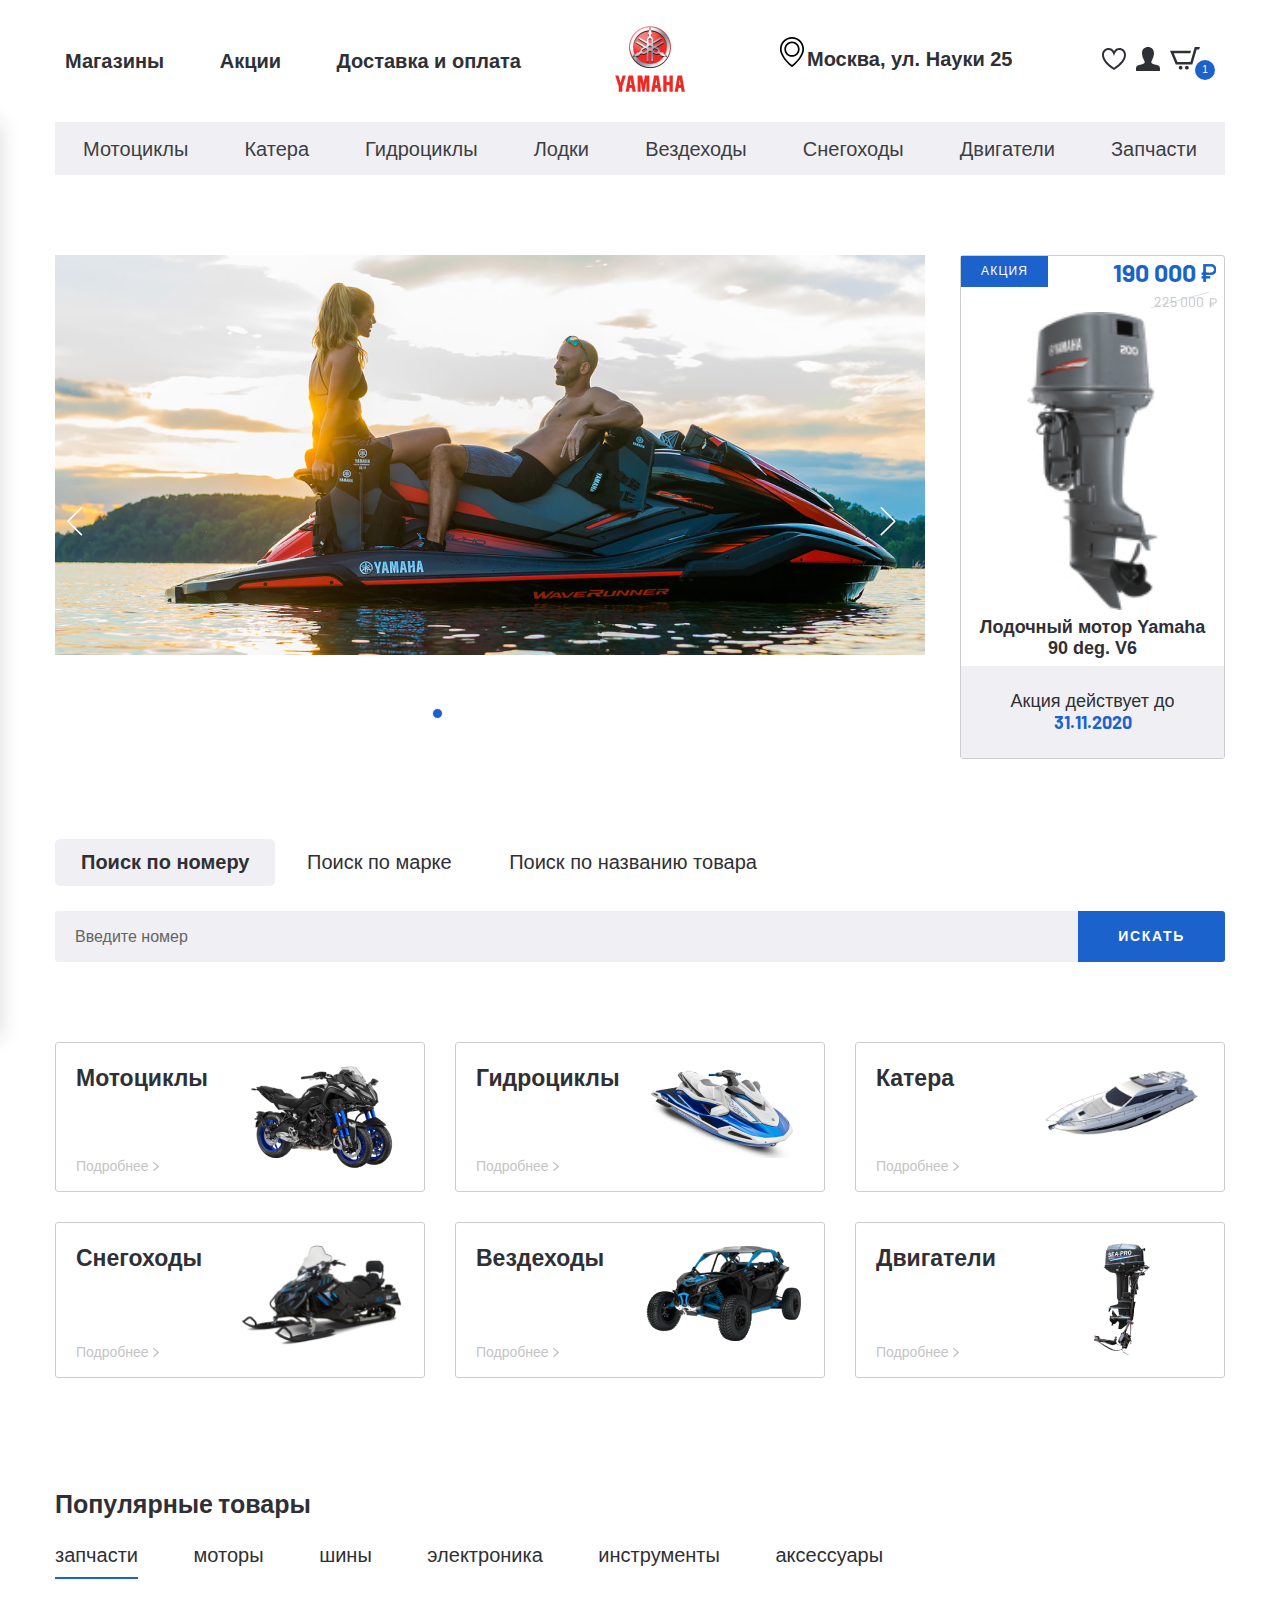
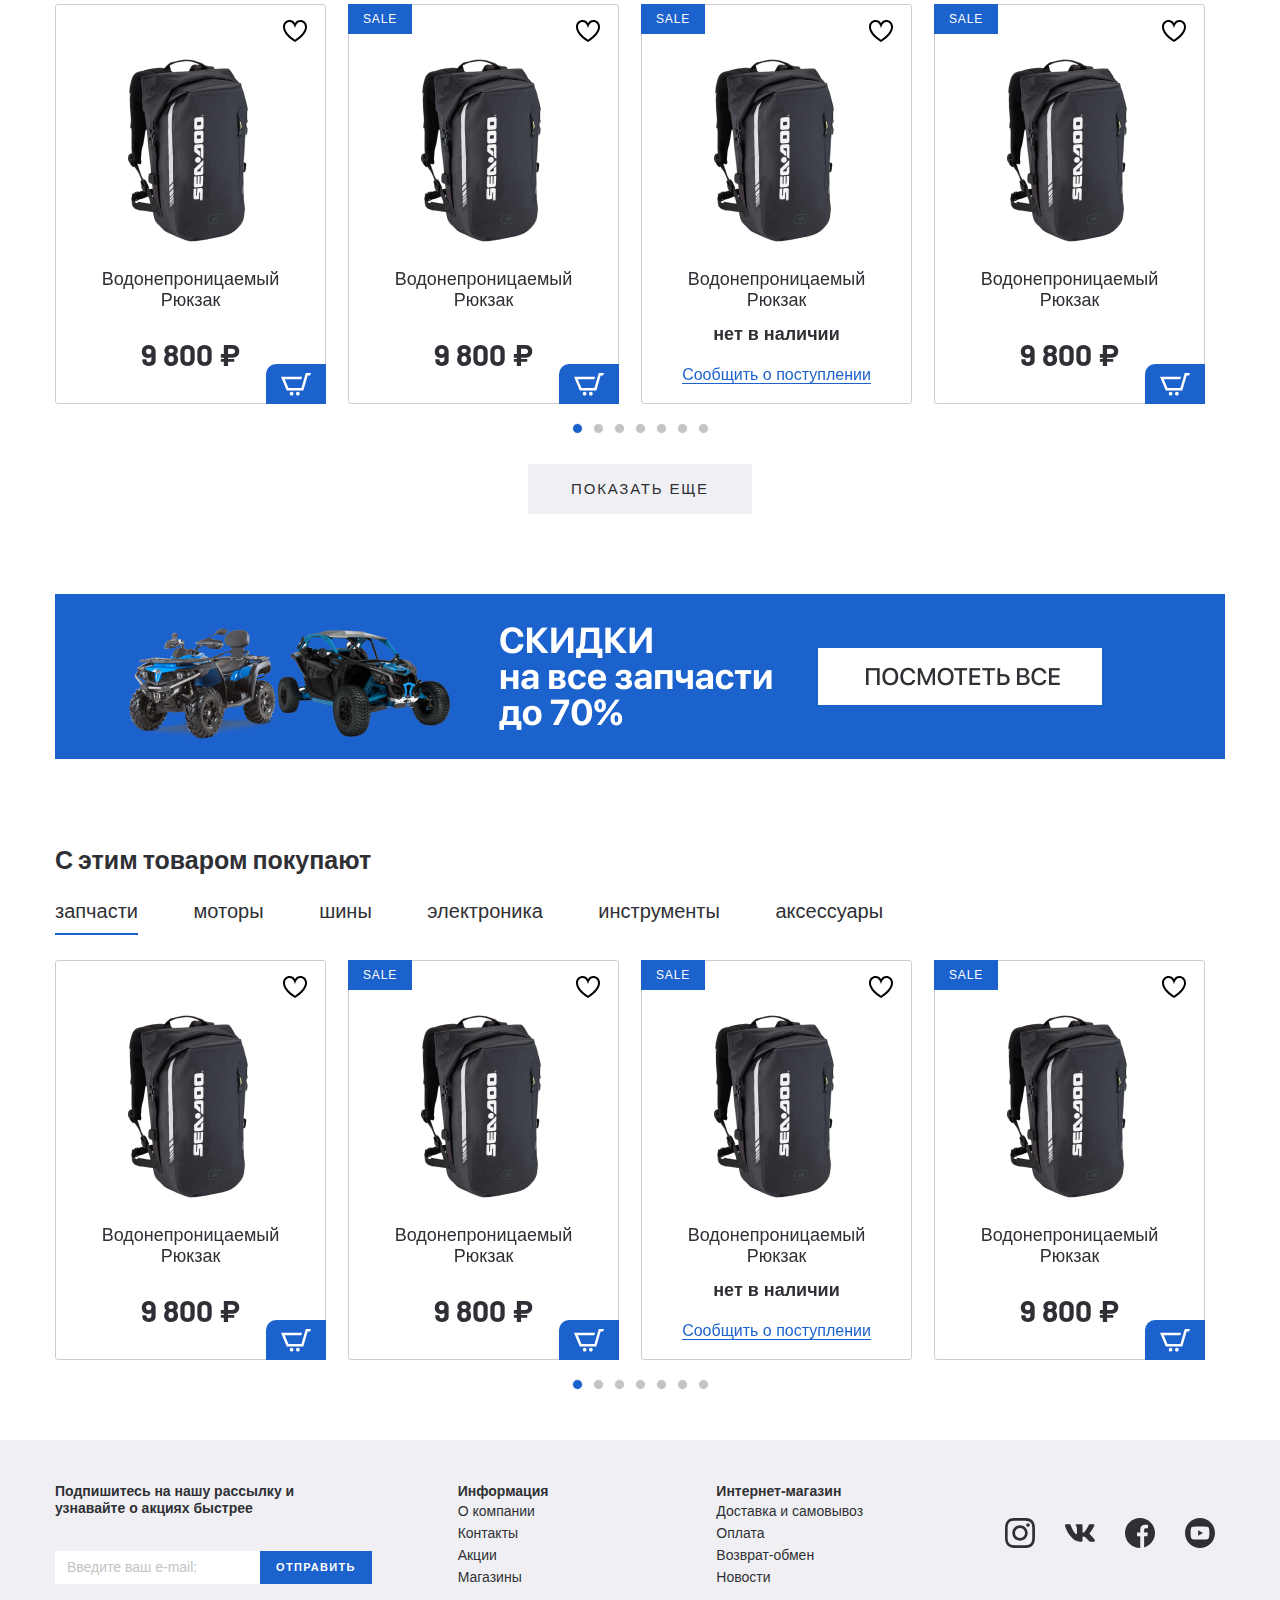
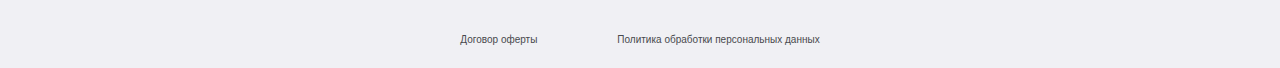
<file: moto.site/index.html>
<!DOCTYPE html>
<html lang="ru">

<head>
	<meta charset="UTF-8">
	<meta name="viewport" content="width=device-width, initial-scale=1.0">
	<meta http-equiv="X-UA-Compatible" content="ie=edge">
	<title>Document</title>
	<link href="https://fonts.googleapis.com/css2?family=Barlow:wght@400;700&display=swap" rel="stylesheet">
	<link rel="stylesheet" href="css/normalize.css">
	<link rel="stylesheet" href="css/slick.css">
	<link rel="stylesheet" href="css/fonts.css">
	<link rel="stylesheet" href="css/ion.rangeSlider.min.css">
	<link rel="stylesheet" href="css/jquery.formstyler.css">
	<link rel="stylesheet" href="css/jquery.formstyler.theme.css">
	<link rel="stylesheet" href="css/jquery.rateyo.min.css">
	<link rel="stylesheet" href="css/style.css">
	<link rel="stylesheet" href="css/media.css">
</head>

<body>
	<header class="header">
		<div class="header__top">
			<div class="container">
				<div class="header__top-inner">
					<nav class="menu">
						<button class="menu__btn">
							<div class="menu__btn-line"></div>
							<div class="menu__btn-line"></div>
							<div class="menu__btn-line"></div>
						</button>
						<ul class="menu__list">
							<li class="menu__item">
								<a class="menu__link" href="#">Магазины</a>
							</li>
							<li class="menu__item">
								<a class="menu__link" href="#">Акции</a>
							</li>
							<li class="menu__item">
								<a class="menu__link" href="#">Доставка и оплата</a>
							</li>
						</ul>
					</nav>
					<a class="logo" href="#">
						<img class="logo__img" src="images/logo.png" alt="">
					</a>
					<div class="header__box">
						<p class="header__address">Москва, ул. Науки 25</p>
						<ul class="user-list">
							<li class="user-list__item">
								<a class="user-list__link" href="#">
									<img src="images/icons/heart.svg" alt="">
								</a>
							</li>
							<li class="user-list__item">
								<a class="user-list__link" href="#">
									<img src="images/icons/user.svg" alt="">
								</a>
							</li>
							<li class="user-list__item basket">
								<a class="user-list__link" href="#">
									<img src="images/icons/basket.svg" alt="">
									<p class="basket__num">1</p>
								</a>
							</li>
						</ul>
					</div>
				</div>
			</div>
		</div>
		<ul class="menu-mobile__list">
			<li class="menu-mobile__item">
				<a class="menu-mobile__link" href="#">
					<img class="menu-mobile__img" src="images/icons/user.svg" alt="">
					<p>Войти</p>
				</a>
			</li>
			<li class="menu-mobile__item">
				<a class="menu-mobile__link" href="#">
					<img class="menu-mobile__img" src="images/icons/user.svg" alt="">
					<p>Регистрация</p>
				</a>
			</li>
			<li class="menu-mobile__item">
				<a class="menu-mobile__link" href="#">
					<img class="menu-mobile__img" src="images/icons/heart.svg" alt="">
					<p>Избранное</p>
				</a>
			</li>
			<li class="menu-mobile__item">
				<a class="menu-mobile__link" href="#">
					<img class="menu-mobile__img" src="images/icons/basket.svg" alt="">
					<p>Корзина</p>
				</a>
			</li>
			<li class="menu-mobile__item">
				<a class="menu-mobile__link" href="#">
					<img class="menu-mobile__img" src="images/icons/house.svg" alt="">
					<p>Магазины</p>
				</a>
			</li>
			<li class="menu-mobile__item">
				<a class="menu-mobile__link" href="#">
					<img class="menu-mobile__img" src="images/icons/percent.svg" alt="">
					<p>Акции</p>
				</a>
			</li>
			<li class="menu-mobile__item">
				<a class="menu-mobile__link" href="#">
					<img class="menu-mobile__img" src="images/icons/box.svg" alt="">
					<p>Доставка и оплата</p>
				</a>
			</li>
			<li class="menu-mobile__item">
				<a class="menu-mobile__link" href="#">
					<p>Квадроциклы</p>
				</a>
			</li>
			<li class="menu-mobile__item">
				<a class="menu-mobile__link" href="#">
					<p>Катера</p>
				</a>
			</li>
			<li class="menu-mobile__item">
				<a class="menu-mobile__link" href="#">
					<p>Гидроциклы</p>
				</a>
			</li>
			<li class="menu-mobile__item">
				<a class="menu-mobile__link" href="#">
					<p>Лодки</p>
				</a>
			</li>
			<li class="menu-mobile__item">
				<a class="menu-mobile__link" href="#">
					<p>Вездеходы</p>
				</a>
			</li>
			<li class="menu-mobile__item">
				<a class="menu-mobile__link" href="#">
					<p>Снегоходы</p>
				</a>
			</li>
			<li class="menu-mobile__item">
				<a class="menu-mobile__link" href="#">
					<p>Двигатели</p>
				</a>
			</li>
			<li class="menu-mobile__item">
				<a class="menu-mobile__link" href="#">
					<p>Запчасти</p>
				</a>
			</li>
		</ul>

		<div class="menu__mobile-linewrapper">
			<ul class="menu__mobile-line">
				<li class="menu__item">
					<a class="menu__link" href="#">Магазины</a>
				</li>
				<li class="menu__item">
					<a class="menu__link" href="#">Акции</a>
				</li>
				<li class="menu__item">
					<a class="menu__link" href="#">Доставка и оплата</a>
				</li>
			</ul>
		</div>

		<div class="header__bottom">
			<div class="container">
				<ul class="menu-categories">
					<li class="menu-categories__item">
						<a class="menu-categories__link" href="#">Мотоциклы</a>
					</li>
					<li class="menu-categories__item">
						<a class="menu-categories__link" href="#">Катера</a>
					</li>
					<li class="menu-categories__item">
						<a class="menu-categories__link" href="#">Гидроциклы</a>
					</li>
					<li class="menu-categories__item">
						<a class="menu-categories__link" href="#">Лодки</a>
					</li>
					<li class="menu-categories__item">
						<a class="menu-categories__link" href="#">Вездеходы</a>
					</li>
					<li class="menu-categories__item">
						<a class="menu-categories__link" href="#">Снегоходы</a>
					</li>
					<li class="menu-categories__item">
						<a class="menu-categories__link" href="#">Двигатели</a>
					</li>
					<li class="menu-categories__item">
						<a class="menu-categories__link" href="#">Запчасти</a>
					</li>
				</ul>
			</div>
		</div>
	</header>

	<section class="banner-section page-section">
		<div class="container">
			<div class="banner-section__inner">
				<div class="banner-section__slider">
					<a class="banner-section__slider-item" href="#">
						<img class="banner-section__slider-img" src="images/banner-slider-1.jpg" alt="">
					</a>
					<a class="banner-section__slider-item" href="#">
						<img class="banner-section__slider-img" src="images/banner-slider-2.jpg" alt="">
					</a>
					<a class="banner-section__slider-item" href="#">
						<img class="banner-section__slider-img" src="images/banner-slider-1.jpg" alt="">
					</a>
					<a class="banner-section__slider-item" href="#">
						<img class="banner-section__slider-img" src="images/banner-slider-2.jpg" alt="">
					</a>
					<a class="banner-section__slider-item" href="#">
						<img class="banner-section__slider-img" src="images/banner-slider-1.jpg" alt="">
					</a>
					<a class="banner-section__slider-item" href="#">
						<img class="banner-section__slider-img" src="images/banner-slider-2.jpg" alt="">
					</a>
				</div>
				<a class="banner-section__item sale-item" href="#">
					<div class="sale-item__top">
						<div class="sale-item__info">
							акция
						</div>
						<div class="sale-item__price">
							<div class="price sale-item__price-new">190 000</div>
							<div class="price sale-item__price-old">225 000</div>
						</div>
					</div>
					<img class="sale-item__img" src="images/sale-1.jpg" alt="">
					<h5 class="sale-item__title">
						Лодочный мотор Yamaha 90 deg. V6
					</h5>
					<p class="sale-item__footer">
						Акция действует до
						<span>31.11.2020</span>
					</p>
				</a>
			</div>
		</div>
	</section>

	<section class="search page-section">
		<div class="container">
			<div class="search__inner">
				<div class="search__tabs tabs-wrapper">
					<div class="mobile-overflow">
						<a class="tab search__tabs-item tab--active" href="#tab-1">Поиск по номеру</a>
						<a class="tab search__tabs-item" href="#tab-2">Поиск по марке</a>
						<a class="tab search__tabs-item" href="#tab-3">Поиск по названию товара</a>
					</div>
				</div>
				<div class="search__content">
					<div id="tab-1" class="tabs-content search__content-item tabs-content--active">
						<form class="search__content-form">
							<input class="search__content-input" type="text" placeholder="Введите номер">
							<button class="search__content-btn" type="submit">искать</button>
						</form>
					</div>
					<div id="tab-2" class="tabs-content search__content-item">
						<form class="search__content-form">
							<input class="search__content-input" type="text" placeholder="Введите название марки">
							<button class="search__content-btn" type="submit">искать</button>
						</form>
					</div>
					<div id="tab-3" class="tabs-content search__content-item">
						<form class="search__content-form">
							<input class="search__content-input" type="text" placeholder="Введите название товара">
							<button class="search__content-btn" type="submit">искать</button>
						</form>
					</div>
				</div>
			</div>
		</div>
	</section>

	<section class="categories page-section">
		<div class="container">
			<div class="categories__inner">
				<a class="categories__item" href="#">
					<div class="categories__item-info">
						<h4 class="categories__item-title">Мотоциклы</h4>
						<p class="categories__item-text">Подробнее</p>
					</div>
					<div class="categories__item-img">
						<img src="images/categories-1.jpg" alt="">
					</div>
				</a>
				<a class="categories__item" href="#">
					<div class="categories__item-info">
						<h4 class="categories__item-title">Гидроциклы</h4>
						<p class="categories__item-text">Подробнее</p>
					</div>
					<div class="categories__item-img">
						<img src="images/categories-2.jpg" alt="">
					</div>
				</a>
				<a class="categories__item" href="#">
					<div class="categories__item-info">
						<h4 class="categories__item-title">Катера</h4>
						<p class="categories__item-text">Подробнее</p>
					</div>
					<div class="categories__item-img">
						<img src="images/categories-3.png" alt="">
					</div>
				</a>
				<a class="categories__item" href="#">
					<div class="categories__item-info">
						<h4 class="categories__item-title">Снегоходы</h4>
						<p class="categories__item-text">Подробнее</p>
					</div>
					<div class="categories__item-img">
						<img src="images/categories-4.png" alt="">
					</div>
				</a>
				<a class="categories__item" href="#">
					<div class="categories__item-info">
						<h4 class="categories__item-title">Вездеходы</h4>
						<p class="categories__item-text">Подробнее</p>
					</div>
					<div class="categories__item-img">
						<img src="images/categories-5.png" alt="">
					</div>
				</a>
				<a class="categories__item" href="#">
					<div class="categories__item-info">
						<h4 class="categories__item-title">Двигатели</h4>
						<p class="categories__item-text">Подробнее</p>
					</div>
					<div class="categories__item-img">
						<img src="images/categories-6.png" alt="">
					</div>
				</a>
			</div>
		</div>
	</section>

	<section class="products">
		<div class="container">
			<div class="products__inner">
				<h3 class="products__title">
					Популярные товары
				</h3>
				<div class="tabs-wrapper">
					<div class="tabs products__tabs mobile-overflow">
						<a class="tab products__tab tab--active" href="#products-tab-1">запчасти</a>
						<a class="tab products__tab" href="#products-tab-2">моторы</a>
						<a class="tab products__tab" href="#products-tab-3">шины</a>
						<a class="tab products__tab" href="#products-tab-4">электроника</a>
						<a class="tab products__tab" href="#products-tab-5">инструменты</a>
						<a class="tab products__tab" href="#products-tab-6">аксессуары</a>
					</div>
				</div>
				<div class="tabs-container products__container">
					<div id="products-tab-1" class="tabs-content products__content tabs-content--active">
					</div>
					<div class="product-slider">
						<div class="product-slider__item">
							<div class="product-item__wrapper">
								<button class="product-item__favorite"></button>
								<button class="product-item__basket">
									<img src="images/icons/basket-white.svg" alt="">
								</button>
								<a class="product-item__notify-link" href="#">
									<span>Сообщить о поступлении</span>
								</a>
								<a class="product-item" href="#">
									<p class="product-item__hover-text">
										посмотреть товар
									</p>
									<img class="product-item__img" src="images/content/product-1.png" alt="">
									<h4 class="product-item__title">
										Водонепроницаемый Рюкзак
									</h4>
									<p class="price product-item__price">
										9 800 ₽
									</p>
									<p class="product-item__notify-text">
										нет в наличии
									</p>
								</a>
							</div>
						</div>
						<div class="product-slider__item">
							<div class="product-item__wrapper">
								<button class="product-item__favorite"></button>
								<button class="product-item__basket">
									<img src="images/icons/basket-white.svg" alt="">
								</button>
								<a class="product-item__notify-link" href="#">
									<span>Сообщить о поступлении</span>
								</a>
								<a class="product-item product-item--sale" href="#">
									<p class="product-item__hover-text">
										посмотреть товар
									</p>
									<img class="product-item__img" src="images/content/product-1.png" alt="">
									<h4 class="product-item__title">
										Водонепроницаемый Рюкзак
									</h4>
									<p class="price product-item__price">
										9 800 ₽
									</p>
									<p class="product-item__notify-text">
										нет в наличии
									</p>
								</a>
							</div>
						</div>
						<div class="product-slider__item">
							<div class="product-item__wrapper product-item__not-available">
								<button class="product-item__favorite"></button>
								<button class="product-item__basket">
									<img src="images/icons/basket-white.svg" alt="">
								</button>
								<a class="product-item__notify-link" href="#">
									<span>Сообщить о поступлении</span>
								</a>
								<a class="product-item product-item--sale" href="#">
									<p class="product-item__hover-text">
										посмотреть товар
									</p>
									<img class="product-item__img" src="images/content/product-1.png" alt="">
									<h4 class="product-item__title">
										Водонепроницаемый Рюкзак
									</h4>
									<p class="price product-item__price">
										9 800 ₽
									</p>
									<p class="product-item__notify-text">
										нет в наличии
									</p>
								</a>
							</div>
						</div>
						<div class="product-slider__item">
							<div class="product-item__wrapper">
								<button class="product-item__favorite"></button>
								<button class="product-item__basket">
									<img src="images/icons/basket-white.svg" alt="">
								</button>
								<a class="product-item__notify-link" href="#">
									<span>Сообщить о поступлении</span>
								</a>
								<a class="product-item product-item--sale" href="#">
									<p class="product-item__hover-text">
										посмотреть товар
									</p>
									<img class="product-item__img" src="images/content/product-1.png" alt="">
									<h4 class="product-item__title">
										Водонепроницаемый Рюкзак
									</h4>
									<p class="price product-item__price">
										9 800 ₽
									</p>
									<p class="product-item__notify-text">
										нет в наличии
									</p>
								</a>
							</div>
						</div>
						<div class="product-slider__item">
							<div class="product-item__wrapper">
								<button class="product-item__favorite"></button>
								<button class="product-item__basket">
									<img src="images/icons/basket-white.svg" alt="">
								</button>
								<a class="product-item__notify-link" href="#">
									<span>Сообщить о поступлении</span>
								</a>
								<a class="product-item product-item--sale" href="#">
									<p class="product-item__hover-text">
										посмотреть товар
									</p>
									<img class="product-item__img" src="images/content/product-1.png" alt="">
									<h4 class="product-item__title">
										Водонепроницаемый Рюкзак
									</h4>
									<p class="price product-item__price">
										9 800 ₽
									</p>
									<p class="product-item__notify-text">
										нет в наличии
									</p>
								</a>
							</div>
						</div>
						<div class="product-slider__item">
							<div class="product-item__wrapper">
								<button class="product-item__favorite"></button>
								<button class="product-item__basket">
									<img src="images/icons/basket-white.svg" alt="">
								</button>
								<a class="product-item__notify-link" href="#">
									<span>Сообщить о поступлении</span>
								</a>
								<a class="product-item product-item--sale" href="#">
									<p class="product-item__hover-text">
										посмотреть товар
									</p>
									<img class="product-item__img" src="images/content/product-1.png" alt="">
									<h4 class="product-item__title">
										Водонепроницаемый Рюкзак
									</h4>
									<p class="price product-item__price">
										9 800 ₽
									</p>
									<p class="product-item__notify-text">
										нет в наличии
									</p>
								</a>
							</div>
						</div>
						<div class="product-slider__item">
							<div class="product-item__wrapper">
								<button class="product-item__favorite"></button>
								<button class="product-item__basket">
									<img src="images/icons/basket-white.svg" alt="">
								</button>
								<a class="product-item__notify-link" href="#">
									<span>Сообщить о поступлении</span>
								</a>
								<a class="product-item product-item--sale" href="#">
									<p class="product-item__hover-text">
										посмотреть товар
									</p>
									<img class="product-item__img" src="images/content/product-1.png" alt="">
									<h4 class="product-item__title">
										Водонепроницаемый Рюкзак
									</h4>
									<p class="price product-item__price">
										9 800 ₽
									</p>
									<p class="product-item__notify-text">
										нет в наличии
									</p>
								</a>
							</div>
						</div>
					</div>
					<div id="products-tab-2" class="tabs-content products__content">
						<div class="product-slider">
							<div class="product-slider__item">
								<div class="product-item__wrapper">
									<button class="product-item__favorite"></button>
									<button class="product-item__basket">
										<img src="images/icons/basket-white.svg" alt="">
									</button>
									<a class="product-item__notify-link" href="#">
										<span>Сообщить о поступлении</span>
									</a>
									<a class="product-item" href="#">
										<p class="product-item__hover-text">
											посмотреть товар
										</p>
										<img class="product-item__img" src="images/content/product-1.png" alt="">
										<h4 class="product-item__title">
											Водонепроницаемый Рюкзак
										</h4>
										<p class="price product-item__price">
											9 800 ₽
										</p>
										<p class="product-item__notify-text">
											нет в наличии
										</p>
									</a>
								</div>
							</div>
							<div class="product-slider__item">
								<div class="product-item__wrapper">
									<button class="product-item__favorite"></button>
									<button class="product-item__basket">
										<img src="images/icons/basket-white.svg" alt="">
									</button>
									<a class="product-item__notify-link" href="#">
										<span>Сообщить о поступлении</span>
									</a>
									<a class="product-item product-item--sale" href="#">
										<p class="product-item__hover-text">
											посмотреть товар
										</p>
										<img class="product-item__img" src="images/content/product-1.png" alt="">
										<h4 class="product-item__title">
											Водонепроницаемый Рюкзак
										</h4>
										<p class="price product-item__price">
											9 800 ₽
										</p>
										<p class="product-item__notify-text">
											нет в наличии
										</p>
									</a>
								</div>
							</div>
							<div class="product-slider__item">
								<div class="product-item__wrapper product-item__not-available">
									<button class="product-item__favorite"></button>
									<button class="product-item__basket">
										<img src="images/icons/basket-white.svg" alt="">
									</button>
									<a class="product-item__notify-link" href="#">
										<span>Сообщить о поступлении</span>
									</a>
									<a class="product-item product-item--sale" href="#">
										<p class="product-item__hover-text">
											посмотреть товар
										</p>
										<img class="product-item__img" src="images/content/product-1.png" alt="">
										<h4 class="product-item__title">
											Водонепроницаемый Рюкзак
										</h4>
										<p class="price product-item__price">
											9 800 ₽
										</p>
										<p class="product-item__notify-text">
											нет в наличии
										</p>
									</a>
								</div>
							</div>
							<div class="product-slider__item">
								<div class="product-item__wrapper">
									<button class="product-item__favorite"></button>
									<button class="product-item__basket">
										<img src="images/icons/basket-white.svg" alt="">
									</button>
									<a class="product-item__notify-link" href="#">
										<span>Сообщить о поступлении</span>
									</a>
									<a class="product-item product-item--sale" href="#">
										<p class="product-item__hover-text">
											посмотреть товар
										</p>
										<img class="product-item__img" src="images/content/product-1.png" alt="">
										<h4 class="product-item__title">
											Водонепроницаемый Рюкзак
										</h4>
										<p class="price product-item__price">
											9 800 ₽
										</p>
										<p class="product-item__notify-text">
											нет в наличии
										</p>
									</a>
								</div>
							</div>
							<div class="product-slider__item">
								<div class="product-item__wrapper">
									<button class="product-item__favorite"></button>
									<button class="product-item__basket">
										<img src="images/icons/basket-white.svg" alt="">
									</button>
									<a class="product-item__notify-link" href="#">
										<span>Сообщить о поступлении</span>
									</a>
									<a class="product-item product-item--sale" href="#">
										<p class="product-item__hover-text">
											посмотреть товар
										</p>
										<img class="product-item__img" src="images/content/product-1.png" alt="">
										<h4 class="product-item__title">
											Водонепроницаемый Рюкзак
										</h4>
										<p class="price product-item__price">
											9 800 ₽
										</p>
										<p class="product-item__notify-text">
											нет в наличии
										</p>
									</a>
								</div>
							</div>
							<div class="product-slider__item">
								<div class="product-item__wrapper">
									<button class="product-item__favorite"></button>
									<button class="product-item__basket">
										<img src="images/icons/basket-white.svg" alt="">
									</button>
									<a class="product-item__notify-link" href="#">
										<span>Сообщить о поступлении</span>
									</a>
									<a class="product-item product-item--sale" href="#">
										<p class="product-item__hover-text">
											посмотреть товар
										</p>
										<img class="product-item__img" src="images/content/product-1.png" alt="">
										<h4 class="product-item__title">
											Водонепроницаемый Рюкзак
										</h4>
										<p class="price product-item__price">
											9 800 ₽
										</p>
										<p class="product-item__notify-text">
											нет в наличии
										</p>
									</a>
								</div>
							</div>
							<div class="product-slider__item">
								<div class="product-item__wrapper">
									<button class="product-item__favorite"></button>
									<button class="product-item__basket">
										<img src="images/icons/basket-white.svg" alt="">
									</button>
									<a class="product-item__notify-link" href="#">
										<span>Сообщить о поступлении</span>
									</a>
									<a class="product-item product-item--sale" href="#">
										<p class="product-item__hover-text">
											посмотреть товар
										</p>
										<img class="product-item__img" src="images/content/product-1.png" alt="">
										<h4 class="product-item__title">
											Водонепроницаемый Рюкзак
										</h4>
										<p class="price product-item__price">
											9 800 ₽
										</p>
										<p class="product-item__notify-text">
											нет в наличии
										</p>
									</a>
								</div>
							</div>
						</div>
					</div>
					<div id="products-tab-3" class="tabs-content products__content">slider-3</div>
					<div id="products-tab-4" class="tabs-content products__content">slider-4</div>
					<div id="products-tab-5" class="tabs-content products__content">slider-5</div>
					<div id="products-tab-6" class="tabs-content products__content">slider-6</div>
				</div>
				<div class="products__more">
					<a class="products__more-link" href="#">Показать еще</a>
				</div>
			</div>
		</div>
	</section>

	<div class="banner">
		<div class="container">
			<a class="banner__link" href="#">
				<img src="images/content/banner.jpg" alt="">
			</a>
		</div>
	</div>

	<section class="products">
		<div class="container">
			<div class="products__inner">
				<h3 class="products__title">
					С этим товаром покупают
				</h3>
				<div class="tabs-wrapper">
					<div class="tabs products__tabs mobile-overflow">
						<a class="tab products__tab tab--active" href="#popular-tab-1">запчасти</a>
						<a class="tab products__tab" href="#popular-tab-2">моторы</a>
						<a class="tab products__tab" href="#popular-tab-3">шины</a>
						<a class="tab products__tab" href="#popular-tab-4">электроника</a>
						<a class="tab products__tab" href="#popular-tab-5">инструменты</a>
						<a class="tab products__tab" href="#popular-tab-6">аксессуары</a>
					</div>
				</div>
				<div class="tabs-container products__container">
					<div id="popular-tab-1" class="tabs-content products__content tabs-content--active">
					</div>
					<div class="product-slider">
						<div class="product-slider__item">
							<div class="product-item__wrapper">
								<button class="product-item__favorite"></button>
								<button class="product-item__basket">
									<img src="images/icons/basket-white.svg" alt="">
								</button>
								<a class="product-item__notify-link" href="#">
									<span>Сообщить о поступлении</span>
								</a>
								<a class="product-item" href="#">
									<p class="product-item__hover-text">
										посмотреть товар
									</p>
									<img class="product-item__img" src="images/content/product-1.png" alt="">
									<h4 class="product-item__title">
										Водонепроницаемый Рюкзак
									</h4>
									<p class="price product-item__price">
										9 800 ₽
									</p>
									<p class="product-item__notify-text">
										нет в наличии
									</p>
								</a>
							</div>
						</div>
						<div class="product-slider__item">
							<div class="product-item__wrapper">
								<button class="product-item__favorite"></button>
								<button class="product-item__basket">
									<img src="images/icons/basket-white.svg" alt="">
								</button>
								<a class="product-item__notify-link" href="#">
									<span>Сообщить о поступлении</span>
								</a>
								<a class="product-item product-item--sale" href="#">
									<p class="product-item__hover-text">
										посмотреть товар
									</p>
									<img class="product-item__img" src="images/content/product-1.png" alt="">
									<h4 class="product-item__title">
										Водонепроницаемый Рюкзак
									</h4>
									<p class="price product-item__price">
										9 800 ₽
									</p>
									<p class="product-item__notify-text">
										нет в наличии
									</p>
								</a>
							</div>
						</div>
						<div class="product-slider__item">
							<div class="product-item__wrapper product-item__not-available">
								<button class="product-item__favorite"></button>
								<button class="product-item__basket">
									<img src="images/icons/basket-white.svg" alt="">
								</button>
								<a class="product-item__notify-link" href="#">
									<span>Сообщить о поступлении</span>
								</a>
								<a class="product-item product-item--sale" href="#">
									<p class="product-item__hover-text">
										посмотреть товар
									</p>
									<img class="product-item__img" src="images/content/product-1.png" alt="">
									<h4 class="product-item__title">
										Водонепроницаемый Рюкзак
									</h4>
									<p class="price product-item__price">
										9 800 ₽
									</p>
									<p class="product-item__notify-text">
										нет в наличии
									</p>
								</a>
							</div>
						</div>
						<div class="product-slider__item">
							<div class="product-item__wrapper">
								<button class="product-item__favorite"></button>
								<button class="product-item__basket">
									<img src="images/icons/basket-white.svg" alt="">
								</button>
								<a class="product-item__notify-link" href="#">
									<span>Сообщить о поступлении</span>
								</a>
								<a class="product-item product-item--sale" href="#">
									<p class="product-item__hover-text">
										посмотреть товар
									</p>
									<img class="product-item__img" src="images/content/product-1.png" alt="">
									<h4 class="product-item__title">
										Водонепроницаемый Рюкзак
									</h4>
									<p class="price product-item__price">
										9 800 ₽
									</p>
									<p class="product-item__notify-text">
										нет в наличии
									</p>
								</a>
							</div>
						</div>
						<div class="product-slider__item">
							<div class="product-item__wrapper">
								<button class="product-item__favorite"></button>
								<button class="product-item__basket">
									<img src="images/icons/basket-white.svg" alt="">
								</button>
								<a class="product-item__notify-link" href="#">
									<span>Сообщить о поступлении</span>
								</a>
								<a class="product-item product-item--sale" href="#">
									<p class="product-item__hover-text">
										посмотреть товар
									</p>
									<img class="product-item__img" src="images/content/product-1.png" alt="">
									<h4 class="product-item__title">
										Водонепроницаемый Рюкзак
									</h4>
									<p class="price product-item__price">
										9 800 ₽
									</p>
									<p class="product-item__notify-text">
										нет в наличии
									</p>
								</a>
							</div>
						</div>
						<div class="product-slider__item">
							<div class="product-item__wrapper">
								<button class="product-item__favorite"></button>
								<button class="product-item__basket">
									<img src="images/icons/basket-white.svg" alt="">
								</button>
								<a class="product-item__notify-link" href="#">
									<span>Сообщить о поступлении</span>
								</a>
								<a class="product-item product-item--sale" href="#">
									<p class="product-item__hover-text">
										посмотреть товар
									</p>
									<img class="product-item__img" src="images/content/product-1.png" alt="">
									<h4 class="product-item__title">
										Водонепроницаемый Рюкзак
									</h4>
									<p class="price product-item__price">
										9 800 ₽
									</p>
									<p class="product-item__notify-text">
										нет в наличии
									</p>
								</a>
							</div>
						</div>
						<div class="product-slider__item">
							<div class="product-item__wrapper">
								<button class="product-item__favorite"></button>
								<button class="product-item__basket">
									<img src="images/icons/basket-white.svg" alt="">
								</button>
								<a class="product-item__notify-link" href="#">
									<span>Сообщить о поступлении</span>
								</a>
								<a class="product-item product-item--sale" href="#">
									<p class="product-item__hover-text">
										посмотреть товар
									</p>
									<img class="product-item__img" src="images/content/product-1.png" alt="">
									<h4 class="product-item__title">
										Водонепроницаемый Рюкзак
									</h4>
									<p class="price product-item__price">
										9 800 ₽
									</p>
									<p class="product-item__notify-text">
										нет в наличии
									</p>
								</a>
							</div>
						</div>
					</div>
					<div id="popular-tab-2" class="tabs-content products__content">
						<div class="product-slider">
							<div class="product-slider__item">
								<div class="product-item__wrapper">
									<button class="product-item__favorite"></button>
									<button class="product-item__basket">
										<img src="images/icons/basket-white.svg" alt="">
									</button>
									<a class="product-item__notify-link" href="#">
										<span>Сообщить о поступлении</span>
									</a>
									<a class="product-item" href="#">
										<p class="product-item__hover-text">
											посмотреть товар
										</p>
										<img class="product-item__img" src="images/content/product-1.png" alt="">
										<h4 class="product-item__title">
											Водонепроницаемый Рюкзак
										</h4>
										<p class="price product-item__price">
											9 800 ₽
										</p>
										<p class="product-item__notify-text">
											нет в наличии
										</p>
									</a>
								</div>
							</div>
							<div class="product-slider__item">
								<div class="product-item__wrapper">
									<button class="product-item__favorite"></button>
									<button class="product-item__basket">
										<img src="images/icons/basket-white.svg" alt="">
									</button>
									<a class="product-item__notify-link" href="#">
										<span>Сообщить о поступлении</span>
									</a>
									<a class="product-item product-item--sale" href="#">
										<p class="product-item__hover-text">
											посмотреть товар
										</p>
										<img class="product-item__img" src="images/content/product-1.png" alt="">
										<h4 class="product-item__title">
											Водонепроницаемый Рюкзак
										</h4>
										<p class="price product-item__price">
											9 800 ₽
										</p>
										<p class="product-item__notify-text">
											нет в наличии
										</p>
									</a>
								</div>
							</div>
							<div class="product-slider__item">
								<div class="product-item__wrapper product-item__not-available">
									<button class="product-item__favorite"></button>
									<button class="product-item__basket">
										<img src="images/icons/basket-white.svg" alt="">
									</button>
									<a class="product-item__notify-link" href="#">
										<span>Сообщить о поступлении</span>
									</a>
									<a class="product-item product-item--sale" href="#">
										<p class="product-item__hover-text">
											посмотреть товар
										</p>
										<img class="product-item__img" src="images/content/product-1.png" alt="">
										<h4 class="product-item__title">
											Водонепроницаемый Рюкзак
										</h4>
										<p class="price product-item__price">
											9 800 ₽
										</p>
										<p class="product-item__notify-text">
											нет в наличии
										</p>
									</a>
								</div>
							</div>
							<div class="product-slider__item">
								<div class="product-item__wrapper">
									<button class="product-item__favorite"></button>
									<button class="product-item__basket">
										<img src="images/icons/basket-white.svg" alt="">
									</button>
									<a class="product-item__notify-link" href="#">
										<span>Сообщить о поступлении</span>
									</a>
									<a class="product-item product-item--sale" href="#">
										<p class="product-item__hover-text">
											посмотреть товар
										</p>
										<img class="product-item__img" src="images/content/product-1.png" alt="">
										<h4 class="product-item__title">
											Водонепроницаемый Рюкзак
										</h4>
										<p class="price product-item__price">
											9 800 ₽
										</p>
										<p class="product-item__notify-text">
											нет в наличии
										</p>
									</a>
								</div>
							</div>
							<div class="product-slider__item">
								<div class="product-item__wrapper">
									<button class="product-item__favorite"></button>
									<button class="product-item__basket">
										<img src="images/icons/basket-white.svg" alt="">
									</button>
									<a class="product-item__notify-link" href="#">
										<span>Сообщить о поступлении</span>
									</a>
									<a class="product-item product-item--sale" href="#">
										<p class="product-item__hover-text">
											посмотреть товар
										</p>
										<img class="product-item__img" src="images/content/product-1.png" alt="">
										<h4 class="product-item__title">
											Водонепроницаемый Рюкзак
										</h4>
										<p class="price product-item__price">
											9 800 ₽
										</p>
										<p class="product-item__notify-text">
											нет в наличии
										</p>
									</a>
								</div>
							</div>
							<div class="product-slider__item">
								<div class="product-item__wrapper">
									<button class="product-item__favorite"></button>
									<button class="product-item__basket">
										<img src="images/icons/basket-white.svg" alt="">
									</button>
									<a class="product-item__notify-link" href="#">
										<span>Сообщить о поступлении</span>
									</a>
									<a class="product-item product-item--sale" href="#">
										<p class="product-item__hover-text">
											посмотреть товар
										</p>
										<img class="product-item__img" src="images/content/product-1.png" alt="">
										<h4 class="product-item__title">
											Водонепроницаемый Рюкзак
										</h4>
										<p class="price product-item__price">
											9 800 ₽
										</p>
										<p class="product-item__notify-text">
											нет в наличии
										</p>
									</a>
								</div>
							</div>
							<div class="product-slider__item">
								<div class="product-item__wrapper">
									<button class="product-item__favorite"></button>
									<button class="product-item__basket">
										<img src="images/icons/basket-white.svg" alt="">
									</button>
									<a class="product-item__notify-link" href="#">
										<span>Сообщить о поступлении</span>
									</a>
									<a class="product-item product-item--sale" href="#">
										<p class="product-item__hover-text">
											посмотреть товар
										</p>
										<img class="product-item__img" src="images/content/product-1.png" alt="">
										<h4 class="product-item__title">
											Водонепроницаемый Рюкзак
										</h4>
										<p class="price product-item__price">
											9 800 ₽
										</p>
										<p class="product-item__notify-text">
											нет в наличии
										</p>
									</a>
								</div>
							</div>
						</div>
					</div>
					<div id="popular-tab-4" class="tabs-content products__content">slider-4</div>
					<div id="popular-tab-3" class="tabs-content products__content">slider-3</div>
					<div id="popular-tab-5" class="tabs-content products__content">slider-5</div>
					<div id="popular-tab-6" class="tabs-content products__content">slider-6</div>
				</div>
			</div>
		</div>
	</section>

	<footer class="footer">
		<div class="container">
			<div class="footer__top">
				<div class="footer__top-inner">
					<div class="footer__top-item footer__top-newsletter">
						<h6 class="footer__top-title">
							Подпишитесь на нашу рассылку
							и узнавайте о акциях быстрее
						</h6>
						<form class="footer-form">
							<input class="footer-form__input" type="text" placeholder="Введите ваш e-mail:">
							<button class="footer-form__btn" type="submit">Отправить</button>
						</form>
					</div>
					<div class="footer__top-item footer__top-itemdrop">
						<h6 class="footer__top-title footer__topdrop">
							Информация
						</h6>
						<ul class="footer-list">
							<li class="footer-list__item"><a href="#">О компании</a></li>
							<li class="footer-list__item"><a href="#">Контакты</a></li>
							<li class="footer-list__item"><a href="#">Акции</a></li>
							<li class="footer-list__item"><a href="#">Магазины</a></li>
						</ul>
					</div>
					<div class="footer__top-item">
						<h6 class="footer__top-title footer__topdrop">
							Интернет-магазин
						</h6>
						<ul class="footer-list">
							<li class="footer-list__item"><a href="#">Доставка и самовывоз</a></li>
							<li class="footer-list__item"><a href="#">Оплата</a></li>
							<li class="footer-list__item"><a href="#">Возврат-обмен</a></li>
							<li class="footer-list__item"><a href="#">Новости</a></li>
						</ul>
					</div>
					<div class="footer__top-item footer__top-social">
						<ul class="sotial-list">
							<li class="sotial-list__item">
								<a href="#">
									<img src="images/icons/instagram.svg" alt="">
								</a>
							</li>
							<li class="sotial-list__item">
								<a href="#">
									<img src="images/icons/vkontakte.svg" alt="">
								</a>
							</li>
							<li class="sotial-list__item">
								<a href="#">
									<img src="images/icons/facebook.svg" alt="">
								</a>
							</li>
							<li class="sotial-list__item">
								<a href="#">
									<img src="images/icons/youtube.svg" alt="">
								</a>
							</li>
						</ul>
					</div>
				</div>
			</div>
			<div class="footer__bottom">
				<a class="footer__bottom-link" href="#">
					Договор оферты
				</a>
				<a class="footer__bottom-link" href="#">
					Политика обработки персональных данных
				</a>
			</div>
		</div>
	</footer>


	<script src="https://ajax.googleapis.com/ajax/libs/jquery/3.4.1/jquery.min.js"></script>
	<script src="js/slick.min.js"></script>
	<script src="js/ion.rangeSlider.min.js"></script>
	<script src="js/jquery.formstyler.min.js"></script>
	<script src="js/jquery.rateyo.min.js"></script>
	<script src="js/main.js"></script>
</body>

</html>


<!-- <div class="tabs-wrapper"> 
	<div class="tabs">
		<a class="tab tab--active" href="#"></a>
	</div>
	<div class="tabs-container">
		<div class="tabs-content"></div>
	</div>
</div> -->
</file>
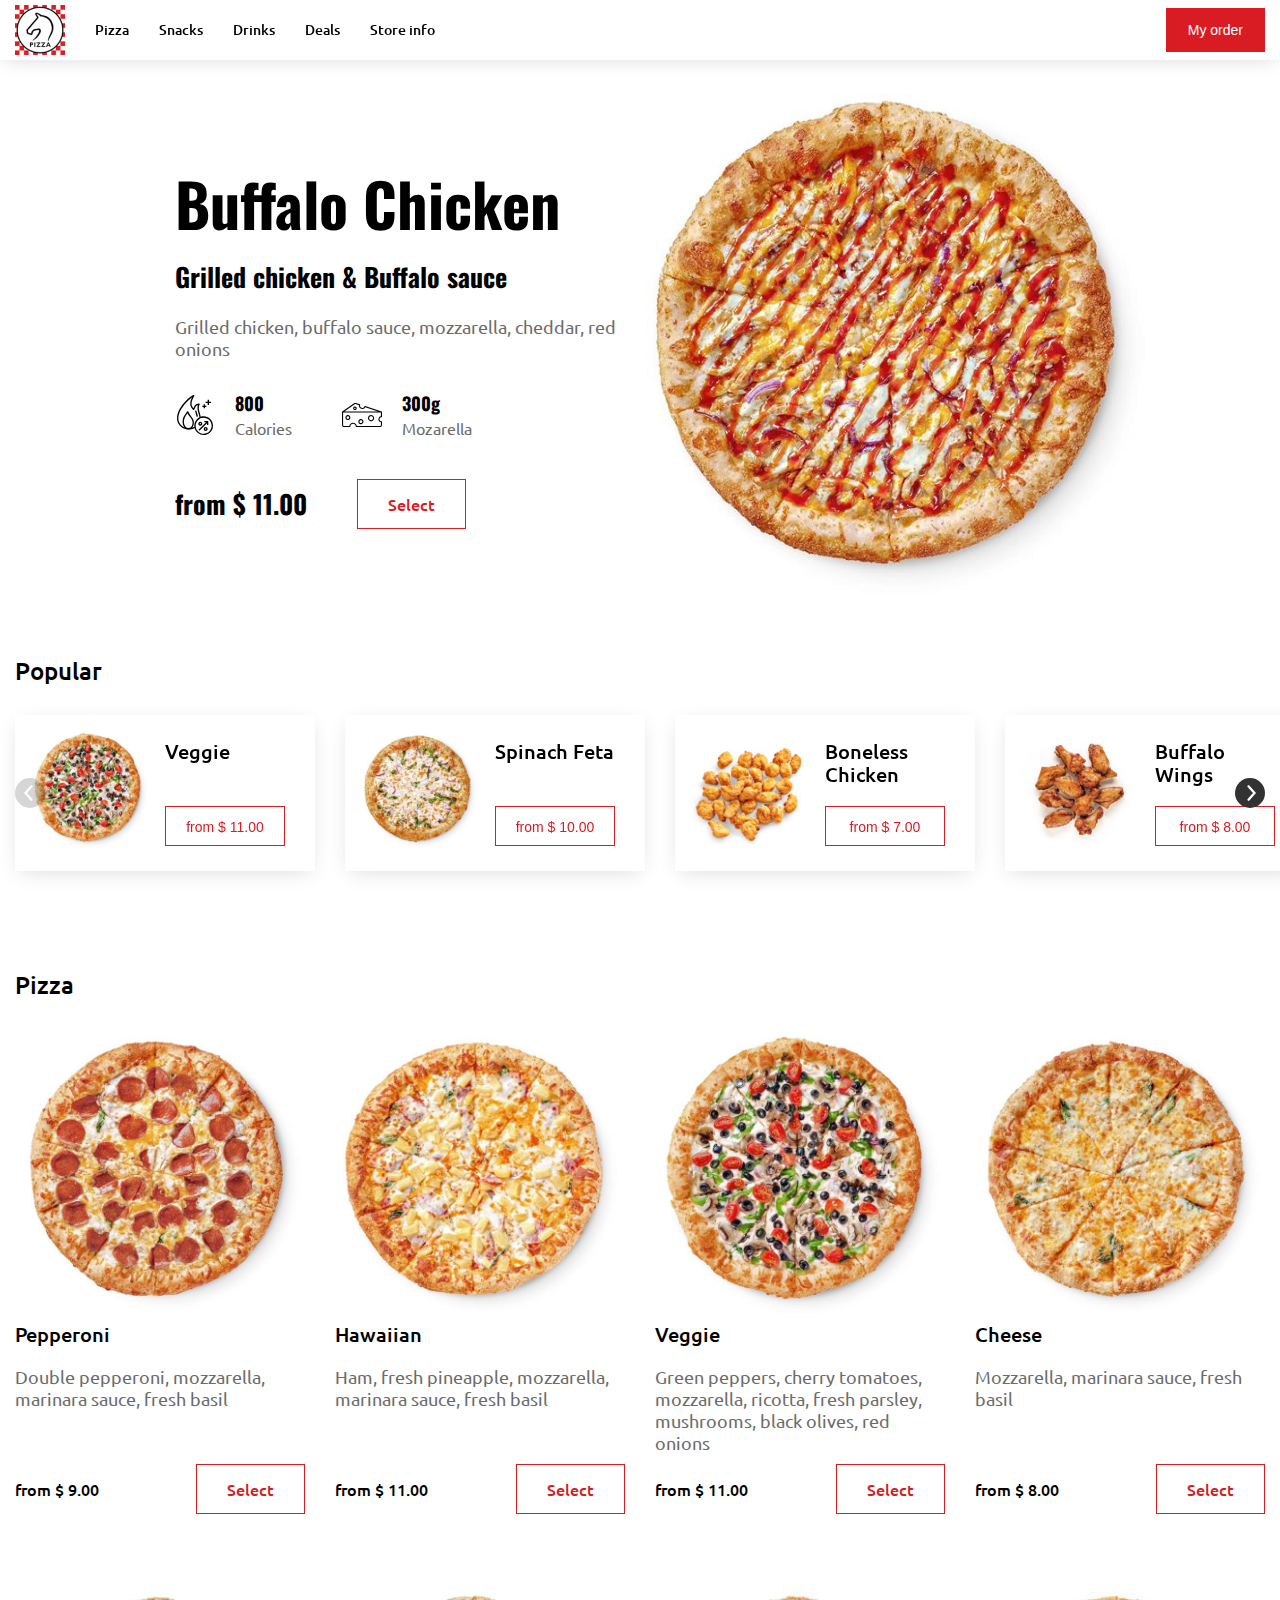
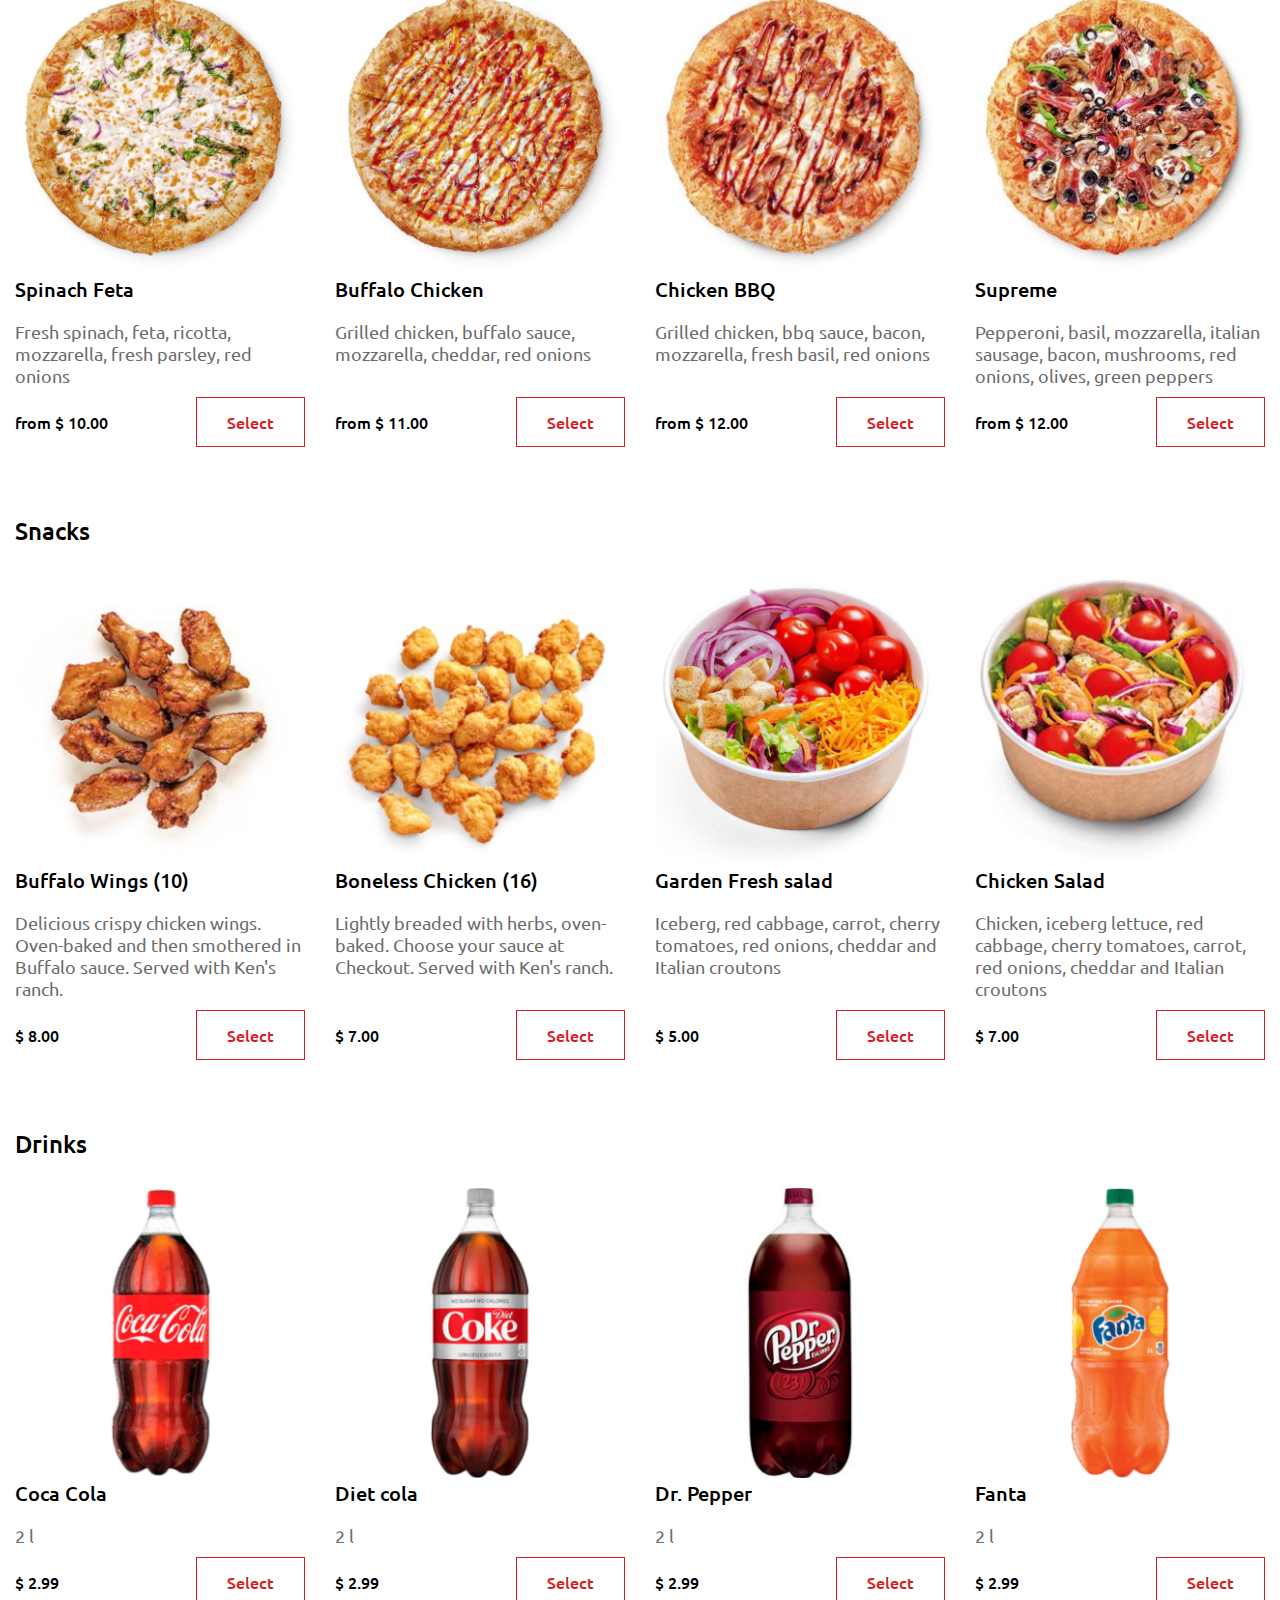
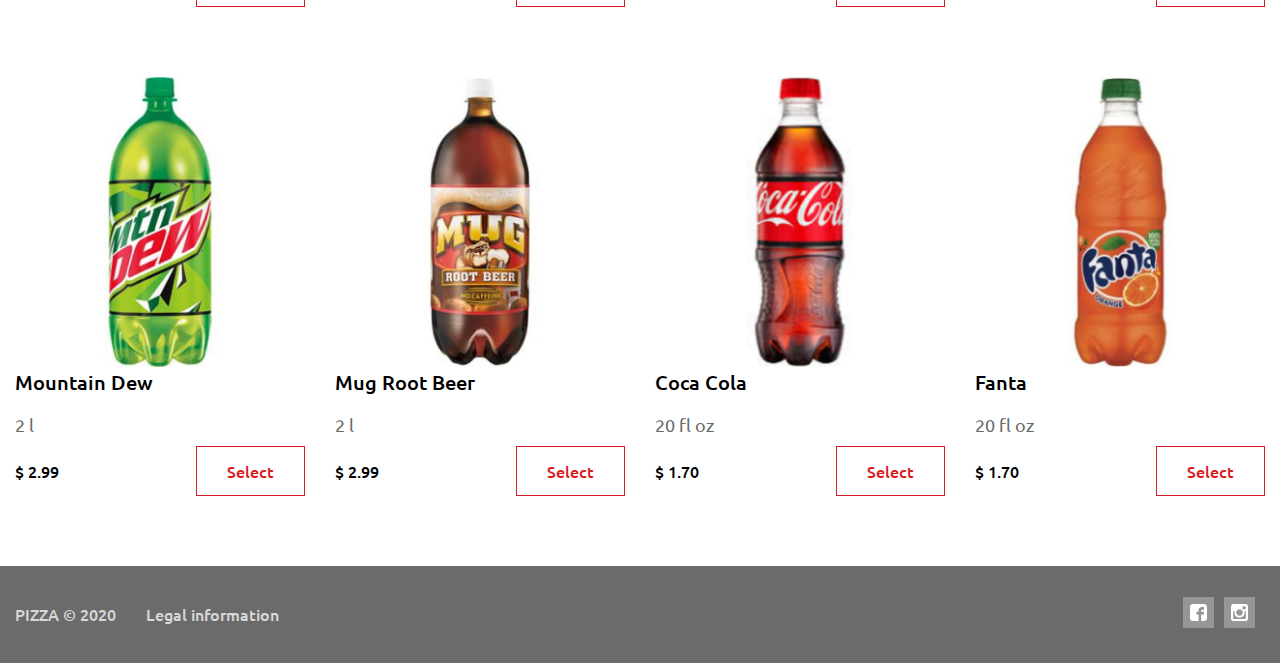
<file: pizza.site/index.html>
<!DOCTYPE html>
<html lang="en">

<head>
	<meta charset="UTF-8">
	<meta name="viewport" content="width=device-width, initial-scale=1.0">
	<title>Pizza</title>
	<link href="https://fonts.googleapis.com/css2?family=Oswald:wght@600&family=Ubuntu:wght@400;500&display=swap"
		rel="stylesheet">
	<link rel="stylesheet" href="css/style.css">
</head>

<body>

	<header class="header">
		<div class="container">
			<nav class="menu-body">
				<div class="menu-img">
					<img src="img/logo.png" alt="logo">
				</div>
				<div class="header-burger">
					<span></span>
				</div>
				<nav class="menu">
					<ul class="menu-list">
						<li class="menu-list__item">
							<a href="#" class="menu-list__link">Pizza</a>
						</li>
						<li class="menu-list__item">
							<a href="#" class="menu-list__link">Snacks</a>
						</li>
						<li class="menu-list__item">
							<a href="#" class="menu-list__link">Drinks</a>
						</li>
						<li class="menu-list__item">
							<a href="#" class="menu-list__link">Deals</a>
						</li>
						<li class="menu-list__item">
							<a href="#" class="menu-list__link">Store info</a>
						</li>
					</ul>
				</nav>
				<div class="menu-btn">
					<button>My order</button>
				</div>
			</nav>
		</div>
	</header>

	<section class="banner">
		<div class="container">
			<div class="banner-inner">
				<div class="banner-container">
					<div class="banner-inner__wrapper">
						<div class="banner-inner__content">
							<div class="banner-inner__content-row">
								<h1 class="banner-inner__title">Buffalo Chicken</h1>
								<h4 class="banner-inner__subtitle">Grilled chicken & Buffalo sauce</h4>
								<p class="banner-inner__text">
									Grilled chicken, buffalo sauce, mozzarella, cheddar, red onions
								</p>
								<div class="banner-inner__icons-row">
									<div class="banner-inner__icon">
										<i class="banner-inner__icon-calories"></i>
										<div class="banner-inner__icon-body">
											<h5>800</h5>
											<span>Calories</span>
										</div>
									</div>
									<div class="banner-inner__icon">
										<i class="banner-inner__icon-cheese"></i>
										<div class="banner-inner__icon-body">
											<h5>300g</h5>
											<span>Mozarella</span>
										</div>
									</div>
								</div>
								<div class="banner-inner__controls">
									<h4 class="banner-inner__controls-price">from $ 11.00</h4>
									<a href="#banner" class="button pl">Select</a>
								</div>
							</div>
						</div>
						<a href="#banner" class="banner-inner__image pl">
							<img src="img/banner-img.jpg" alt="pizza">
						</a>
					</div>
				</div>
			</div>
		</div>
	</section>

	<section class="slider">
		<div class="container">
			<h1 class="title">Popular</h1>
			<div class="slider-container">
				<div class="slider-items">
					<ul class="slider-items__list">
						<li class="slider-items__list-item">
							<img class="slider-items__list-img" src="img/vegan.jpg" alt="">
							<div class="slider-items__content">
								<h2 class="card-title">Veggie</h2>
								<div class="slider-items__btn">
									<button class="slider-items__btn-item">from $ 11.00</button>
								</div>
							</div>
						</li>
						<li class="slider-items__list-item">
							<img class="slider-items__list-img" src="img/Spinach Feta.jpg" alt="">
							<div class="slider-items__content">
								<h2 class="card-title">Spinach Feta</h2>
								<div class="slider-items__btn">
									<button class="slider-items__btn-item">from $ 10.00</button>
								</div>
							</div>
						</li>
						<li class="slider-items__list-item">
							<img class="slider-items__list-img" src="img/Boneless Chicken.jpg" alt="">
							<div class="slider-items__content">
								<h2 class="card-title">Boneless Chicken</h2>
								<div class="slider-items__btn">
									<button class="slider-items__btn-item">from $ 7.00</button>
								</div>
							</div>
						</li>
						<li class="slider-items__list-item">
							<img class="slider-items__list-img" src="img/Buffalo Wings.jpg" alt="">
							<div class="slider-items__content">
								<h2 class="card-title">Buffalo Wings</h2>
								<div class="slider-items__btn">
									<button class="slider-items__btn-item">from $ 8.00</button>
								</div>
							</div>
						</li>
						<li class="slider-items__list-item">
							<img class="slider-items__list-img" src="img/vegan.jpg" alt="">
							<div class="slider-items__content">
								<h2 class="card-title">Veggie</h2>
								<div class="slider-items__btn">
									<button class="slider-items__btn-item">from $ 11.00</button>
								</div>
							</div>
						</li>
						<li class="slider-items__list-item">
							<img class="slider-items__list-img" src="img/Spinach Feta.jpg" alt="">
							<div class="slider-items__content">
								<h2 class="card-title">Spinach Feta</h2>
								<div class="slider-items__btn">
									<button class="slider-items__btn-item">from $ 10.00</button>
								</div>
							</div>
						</li>
						<li class="slider-items__list-item">
							<img class="slider-items__list-img" src="img/Boneless Chicken.jpg" alt="">
							<div class="slider-items__content">
								<h2 class="card-title">Boneless Chicken</h2>
								<div class="slider-items__btn">
									<button class="slider-items__btn-item">from $ 7.00</button>
								</div>
							</div>
						</li>
						<li class="slider-items__list-item">
							<img class="slider-items__list-img" src="img/Buffalo Wings.jpg" alt="">
							<div class="slider-items__content">
								<h2 class="card-title">Buffalo Wings</h2>
								<div class="slider-items__btn">
									<button class="slider-items__btn-item">from $ 8.00</button>
								</div>
							</div>
						</li>
					</ul>
				</div>
			</div>
		</div>
	</section>

	<section class="pizza">
		<div class="container">
			<h1 class="title">Pizza</h1>
			<div class="pizza-item">
				<div class="flex-row">
					<div class="flex-column">
						<div class="item">
							<div class="item-row">
								<a href="#pepperoni" class="card-image pl">
									<img src="img/pepperoni.jpg" alt="pepperoni">
								</a>
								<div class="card-content">
									<h4 class="card-title">Pepperoni</h4>
									<p class="card-text">
										Double pepperoni, mozzarella, marinara sauce, fresh basil
									</p>
									<a href="#pepperoni pl" class="button-mobile">from $ 9.00</a>
								</div>
								<div class="card-button">
									<h4>from $ 9.00</h4>
									<a href="#pepperoni" class="button pl">Select</a>
								</div>
							</div>
						</div>
					</div>
					<div class="flex-column">
						<div class="item">
							<div class="item-row">
								<a href="#hawaiian" class="card-image pl">
									<img src="img/Hawaiian.jpg" alt="Hawaiian">
								</a>
								<div class="card-content">
									<h4 class="card-title">Hawaiian</h4>
									<p class="card-text">
										Ham, fresh pineapple, mozzarella, marinara sauce, fresh basil
									</p>
									<a href="#hawaiian" class="button-mobile pl">from $ 11.00</a>
								</div>
								<div class="card-button">
									<h4>from $ 11.00</h4>
									<a href="#hawaiian" class="button pl">Select</a>
								</div>
							</div>
						</div>
					</div>
					<div class="flex-column">
						<div class="item">
							<div class="item-row">
								<a href="#vegan" class="card-image pl">
									<img src="img/vegan.jpg" alt="Veggie">
								</a>
								<div class="card-content">
									<h4 class="card-title">Veggie</h4>
									<p class="card-text">
										Green peppers, cherry tomatoes, mozzarella, ricotta, fresh parsley, mushrooms, black
										olives, red onions
									</p>
									<a href="#vegan" class="button-mobile pl">from $ 11.00</a>
								</div>
								<div class="card-button">
									<h4>from $ 11.00</h4>
									<a href="#vegan" class="button pl">Select</a>
								</div>
							</div>
						</div>
					</div>
					<div class="flex-column">
						<div class="item">
							<div class="item-row">
								<a href="#cheese" class="card-image pl">
									<img src="img/Cheese.jpg" alt="pepperoni">
								</a>
								<div class="card-content">
									<h4 class="card-title">Cheese</h4>
									<p class="card-text">
										Mozzarella, marinara sauce, fresh basil
									</p>
									<a href="#cheese" class="button-mobile pl">from $ 8.00</a>
								</div>
								<div class="card-button">
									<h4>from $ 8.00</h4>
									<a href="#cheese" class="button pl">Select</a>
								</div>
							</div>
						</div>
					</div>
					<div class="flex-column">
						<div class="item">
							<div class="item-row">
								<a href="#spinachfeta" class="card-image pl">
									<img src="img/Spinach Feta.jpg" alt="pepperoni">
								</a>
								<div class="card-content">
									<h4 class="card-title">Spinach Feta</h4>
									<p class="card-text">
										Fresh spinach, feta, ricotta, mozzarella, fresh parsley, red onions
									</p>
									<a href="#spinachfeta" class="button-mobile pl">from $ 10.00</a>
								</div>
								<div class="card-button">
									<h4>from $ 10.00</h4>
									<a href="#spinachfeta" class="button pl">Select</a>
								</div>
							</div>
						</div>
					</div>
					<div class="flex-column">
						<div class="item">
							<div class="item-row">
								<a href="#buffalochicken" class="card-image pl">
									<img src="img/Buffalo Chicken.jpg" alt="buffalochicken">
								</a>
								<div class="card-content">
									<h4 class="card-title">Buffalo Chicken</h4>
									<p class="card-text">
										Grilled chicken, buffalo sauce, mozzarella, cheddar, red onions
									</p>
									<a href="#buffalochicken" class="button-mobile pl">from $ 11.00</a>
								</div>
								<div class="card-button">
									<h4>from $ 11.00</h4>
									<a href="#buffalochicken" class="button pl">Select</a>
								</div>
							</div>
						</div>
					</div>
					<div class="flex-column">
						<div class="item">
							<div class="item-row">
								<a href="#chickenbbq" class="card-image pl">
									<img src="img/Chicken BBQ.jpg" alt="pepperoni">
								</a>
								<div class="card-content">
									<h4 class="card-title">Chicken BBQ</h4>
									<p class="card-text">
										Grilled chicken, bbq sauce, bacon, mozzarella, fresh basil, red onions
									</p>
									<a href="#chickenbbq" class="button-mobile pl">from $ 12.00</a>
								</div>
								<div class="card-button">
									<h4>from $ 12.00</h4>
									<a href="#chickenbbq" class="button pl">Select</a>
								</div>
							</div>
						</div>
					</div>
					<div class="flex-column">
						<div class="item">
							<div class="item-row">
								<a href="#supreme" class="card-image pl">
									<img src="img/Supreme.jpg" alt="pepperoni">
								</a>
								<div class="card-content">
									<h4 class="card-title">Supreme</h4>
									<p class="card-text">
										Pepperoni, basil, mozzarella, italian sausage, bacon, mushrooms, red onions, olives, green
										peppers
									</p>
									<a href="#supreme" class="button-mobile pl">from $ 12.00</a>
								</div>
								<div class="card-button">
									<h4>from $ 12.00</h4>
									<a href="#supreme" class="button pl">Select</a>
								</div>
							</div>
						</div>
					</div>
				</div>
			</div>
		</div>
	</section>

	<section class="snacks">
		<div class="container">
			<h1 class="title">Snacks</h1>
			<div class="snacks-item">
				<div class="flex-row">
					<div class="flex-column">
						<div class="item">
							<div class="item-row">
								<a href="#buffalowings" class="card-image pl">
									<img src="img/Buffalo Wings.jpg" alt="">
								</a>
								<div class="card-content">
									<h4 class="card-title">Buffalo Wings (10)</h4>
									<p class="card-text">
										Delicious crispy chicken wings. Oven-baked and then smothered in Buffalo sauce. Served
										with
										Ken's ranch.
									</p>
									<a href="#buffalowings" class="button-mobile pl">$ 8.00</a>
								</div>
								<div class="card-button">
									<h4>$ 8.00</h4>
									<a href="#buffalowings" class="button pl">Select</a>
								</div>
							</div>
						</div>
					</div>
					<div class="flex-column">
						<div class="item">
							<div class="item-row">
								<a href="#bonelesschicken" class="card-image pl">
									<img src="img/Boneless Chicken.jpg" alt="">
								</a>
								<div class="card-content">
									<h4 class="card-title">Boneless Chicken (16)</h4>
									<p class="card-text">
										Lightly breaded with herbs, oven-baked. Choose your sauce at Checkout. Served with Ken's
										ranch.
									</p>
									<a href="#bonelesschicken" class="button-mobile pl">$ 7.00</a>
								</div>
								<div class="card-button">
									<h4>$ 7.00</h4>
									<a href="#bonelesschicken" class="button pl">Select</a>
								</div>
							</div>
						</div>
					</div>
					<div class="flex-column">
						<div class="item">
							<div class="item-row">
								<a href="#freshsalad" class="card-image pl">
									<img src="img/Garden Fresh salad.jpg" alt="">
								</a>
								<div class="card-content">
									<h4 class="card-title">Garden Fresh salad</h4>
									<p class="card-text">
										Iceberg, red cabbage, carrot, cherry tomatoes, red onions, cheddar and Italian croutons
									</p>
									<a href="#freshsalad" class="button-mobile pl">$ 5.00</a>
								</div>
								<div class="card-button">
									<h4>$ 5.00</h4>
									<a href="#freshsalad" class="button pl">Select</a>
								</div>
							</div>
						</div>
					</div>
					<div class="flex-column">
						<div class="item">
							<div class="item-row">
								<a href="#chickensalad" class="card-image pl">
									<img src="img/Chicken Salad.jpg" alt="">
								</a>
								<div class="card-content">
									<h4 class="card-title">Chicken Salad</h4>
									<p class="card-text">
										Chicken, iceberg lettuce, red cabbage, cherry tomatoes, carrot, red onions, cheddar and
										Italian croutons
									</p>
									<a href="#chickensalad" class="button-mobile pl">$ 7.00</a>
								</div>
								<div class="card-button">
									<h4>$ 7.00</h4>
									<a href="#chickensalad" class="button pl">Select</a>
								</div>
							</div>
						</div>
					</div>
				</div>
			</div>
		</div>
	</section>

	<section class="drinks">
		<div class="container">
			<h1 class="title">Drinks</h1>
			<div class="drinks-item">
				<div class="flex-row">
					<div class="flex-column">
						<div class="item">
							<div class="item-row">
								<a href="#cocacola" class="card-image pl">
									<img src="img/coca cola.jpg" alt="">
								</a>
								<div class="card-content">
									<h4 class="card-title">Coca Cola</h4>
									<p class="card-text">
										2 l
									</p>
									<a href="#cocacola" class="button-mobile pl">$ 2.99</a>
								</div>
								<div class="card-button">
									<h4>$ 2.99</h4>
									<a href="#cocacola" class="button pl">Select</a>
								</div>
							</div>
						</div>
					</div>
					<div class="flex-column">
						<div class="item">
							<div class="item-row">
								<a href="#dietcola" class="card-image pl">
									<img src="img/diet cola.jpg" alt="">
								</a>
								<div class="card-content">
									<h4 class="card-title">Diet cola</h4>
									<p class="card-text">
										2 l
									</p>
									<a href="#dietcola" class="button-mobile pl">$ 2.99</a>
								</div>
								<div class="card-button">
									<h4>$ 2.99</h4>
									<a href="#dietcola" class="button pl">Select</a>
								</div>
							</div>
						</div>
					</div>
					<div class="flex-column">
						<div class="item">
							<div class="item-row">
								<a href="#drpepper" class="card-image pl">
									<img src="img/Dr. Pepper.jpg" alt="">
								</a>
								<div class="card-content">
									<h4 class="card-title">Dr. Pepper</h4>
									<p class="card-text">
										2 l
									</p>
									<a href="#drpepper" class="button-mobile pl">$ 2.99</a>
								</div>
								<div class="card-button">
									<h4>$ 2.99</h4>
									<a href="#drpepper" class="button pl">Select</a>
								</div>
							</div>
						</div>
					</div>
					<div class="flex-column">
						<div class="item">
							<div class="item-row">
								<a href="#fanta" class="card-image pl">
									<img src="img/Fanta.jpg" alt="">
								</a>
								<div class="card-content">
									<h4 class="card-title">Fanta</h4>
									<p class="card-text">
										2 l
									</p>
									<a href="#fanta" class="button-mobile pl">$ 2.99</a>
								</div>
								<div class="card-button">
									<h4>$ 2.99</h4>
									<a href="#fanta" class="button pl">Select</a>
								</div>
							</div>
						</div>
					</div>
					<div class="flex-column">
						<div class="item">
							<div class="item-row">
								<a href="#mountaindew" class="card-image pl">
									<img src="img/Mountain Dew.jpg" alt="">
								</a>
								<div class="card-content">
									<h4 class="card-title">Mountain Dew</h4>
									<p class="card-text">
										2 l
									</p>
									<a href="#mountaindew" class="button-mobile pl">$ 2.99</a>
								</div>
								<div class="card-button">
									<h4>$ 2.99</h4>
									<a href="#mountaindew" class="button pl">Select</a>
								</div>
							</div>
						</div>
					</div>
					<div class="flex-column">
						<div class="item">
							<div class="item-row">
								<a href="#rootbeer" class="card-image pl">
									<img src="img/Root Beer.jpg" alt="">
								</a>
								<div class="card-content">
									<h4 class="card-title">Mug Root Beer</h4>
									<p class="card-text">
										2 l
									</p>
									<a href="#rootbeer" class="button-mobile pl">$ 2.99</a>
								</div>
								<div class="card-button">
									<h4>$ 2.99</h4>
									<a href="#rootbeer" class="button pl">Select</a>
								</div>
							</div>
						</div>
					</div>
					<div class="flex-column">
						<div class="item">
							<div class="item-row">
								<a href="#cocacola20" class="card-image pl">
									<img src="img/Coca Cola 20.jpg" alt="">
								</a>
								<div class="card-content">
									<h4 class="card-title">Coca Cola</h4>
									<p class="card-text">
										20 fl oz
									</p>
									<a href="#cocacola20" class="button-mobile pl">$ 1.70</a>
								</div>
								<div class="card-button">
									<h4>$ 1.70</h4>
									<a href="#cocacola20" class="button pl">Select</a>
								</div>
							</div>
						</div>
					</div>
					<div class="flex-column">
						<div class="item">
							<div class="item-row">
								<a href="#fanta20" class="card-image pl">
									<img src="img/Fanta 20.jpg" alt="">
								</a>
								<div class="card-content">
									<h4 class="card-title">Fanta</h4>
									<p class="card-text">
										20 fl oz
									</p>
									<a href="#fanta20" class="button-mobile pl">$ 1.70</a>
								</div>
								<div class="card-button">
									<h4>$ 1.70</h4>
									<a href="#fanta20" class="button pl">Select</a>
								</div>
							</div>
						</div>
					</div>
				</div>
			</div>
		</div>
	</section>

	<footer class="footer">
		<div class="container">
			<div class="content">
				<div class="text">
					<p class="copyright">PIZZA © 2020</p>
					<a class="info" href="#">Legal information</a>
				</div>
				<ul class="sotial-list">
					<li class="sotial-item">
						<a href="#">
							<img src="img/icons/facebook.svg" alt="">
						</a>
					</li>
					<li class="sotial-item">
						<a href="#">
							<img src="img/icons/instagram.svg" alt="">
						</a>
					</li>
				</ul>
			</div>
		</div>
	</footer>

	<div class="popup popup-banner">
		<div class="popup-table table">
			<div class="cell">
				<div class="popup-content">
					<div class="popup-close"></div>
					<form action="#" class="popup-form form">
						<div class="form-input">
							<div class="popup-left">
								<img src="img/buffalochicken-l.jpg" class="image-l"></img>
								<img src="img/buffalochicken-b.jpg" class="image-b"></img>
							</div>
							<div class="popup-right">
								<div class="popup-description">
									<div class="popup-title">Buffalo Chicken</div>
									<div class="popup-txt">Grilled chicken, buffalo sauce, mozzarella, cheddar, red onions</div>
									<div class="popup-toggle">
										<div class="toggle-left">Little
										</div>
										<div class="toggle-left-bg">Little
										</div>
										<div class="toggle-right">Big
										</div>
										<div class="toggle-right-bg">Big
										</div>
									</div>
								</div>
								<div class="form-button">
									<button type="submit" class="form-btn btn fw">
										Add to basket<span class="little"> $ 11.00
										</span><span class="big"> $ 16.00</span></button>
								</div>
							</div>
						</div>
					</form>
				</div>
			</div>
		</div>
	</div>

	<div class="popup popup-pepperoni">
		<div class="popup-table table">
			<div class="cell">
				<div class="popup-content">
					<div class="popup-close"></div>
					<form action="#" class="popup-form form">
						<div class="form-input">
							<div class="popup-left">
								<img src="img/pepperoni-l.jpg" class="image-l"></img>
								<img src="img/pepperoni-b.jpg" class="image-b"></img>
							</div>
							<div class="popup-right">
								<div class="popup-description">
									<div class="popup-title">Pepperoni</div>
									<div class="popup-txt">Double pepperoni, mozzarella, marinara sauce, fresh basil</div>
									<div class="popup-toggle">
										<div class="toggle-left">Little
										</div>
										<div class="toggle-left-bg">Little
										</div>
										<div class="toggle-right">Big
										</div>
										<div class="toggle-right-bg">Big
										</div>
									</div>
								</div>
								<div class="form-button">
									<button type="submit" class="form-btn btn fw">
										Add to basket<span class="little"> $ 9.00
										</span><span class="big"> $ 13.00</span></button>
								</div>
							</div>
						</div>
					</form>
				</div>
			</div>
		</div>
	</div>
	<div class="popup popup-hawaiian">
		<div class="popup-table table">
			<div class="cell">
				<div class="popup-content">
					<div class="popup-close"></div>
					<form action="#" class="popup-form form">
						<div class="form-input">
							<div class="popup-left">
								<img src="img/hawaiian-l.jpg" class="image-l"></img>
								<img src="img/hawaiian-b.jpg" class="image-b"></img>
							</div>
							<div class="popup-right">
								<div class="popup-description">
									<div class="popup-title">Hawaiian</div>
									<div class="popup-txt">Ham, fresh pineapple, mozzarella, marinara sauce, fresh basil</div>
									<div class="popup-toggle">
										<div class="toggle-left">Little
										</div>
										<div class="toggle-left-bg">Little
										</div>
										<div class="toggle-right">Big
										</div>
										<div class="toggle-right-bg">Big
										</div>
									</div>
								</div>
								<div class="form-button">
									<button type="submit" class="form-btn btn fw">
										Add to basket<span class="little"> $ 11.00
										</span><span class="big"> $ 16.00</span></button>
								</div>
							</div>
						</div>
					</form>
				</div>
			</div>
		</div>
	</div>
	<div class="popup popup-vegan">
		<div class="popup-table table">
			<div class="cell">
				<div class="popup-content">
					<div class="popup-close"></div>
					<form action="#" class="popup-form form">
						<div class="form-input">
							<div class="popup-left">
								<img src="img/vegan-l.jpg" class="image-l"></img>
								<img src="img/vegan-b.jpg" class="image-b"></img>
							</div>
							<div class="popup-right">
								<div class="popup-description">
									<div class="popup-title">Veggie</div>
									<div class="popup-txt">Green peppers, cherry tomatoes, mozzarella, ricotta, fresh parsley,
										mushrooms, black
										olives, red onions</div>
									<div class="popup-toggle">
										<div class="toggle-left">Little
										</div>
										<div class="toggle-left-bg">Little
										</div>
										<div class="toggle-right">Big
										</div>
										<div class="toggle-right-bg">Big
										</div>
									</div>
								</div>
								<div class="form-button">
									<button type="submit" class="form-btn btn fw">
										Add to basket<span class="little"> $ 11.00
										</span><span class="big"> $ 16.00</span></button>
								</div>
							</div>
						</div>
					</form>
				</div>
			</div>
		</div>
	</div>
	<div class="popup popup-cheese">
		<div class="popup-table table">
			<div class="cell">
				<div class="popup-content">
					<div class="popup-close"></div>
					<form action="#" class="popup-form form">
						<div class="form-input">
							<div class="popup-left">
								<img src="img/cheese-l.jpg" class="image-l"></img>
								<img src="img/cheese-b.jpg" class="image-b"></img>
							</div>
							<div class="popup-right">
								<div class="popup-description">
									<div class="popup-title">Cheese</div>
									<div class="popup-txt">Mozzarella, marinara sauce, fresh basil</div>
									<div class="popup-toggle">
										<div class="toggle-left">Little
										</div>
										<div class="toggle-left-bg">Little
										</div>
										<div class="toggle-right">Big
										</div>
										<div class="toggle-right-bg">Big
										</div>
									</div>
								</div>
								<div class="form-button">
									<button type="submit" class="form-btn btn fw">
										Add to basket<span class="little"> $ 8.00
										</span><span class="big"> $ 13.00</span></button>
								</div>
							</div>
						</div>
					</form>
				</div>
			</div>
		</div>
	</div>
	<div class="popup popup-spinachfeta">
		<div class="popup-table table">
			<div class="cell">
				<div class="popup-content">
					<div class="popup-close"></div>
					<form action="#" class="popup-form form">
						<div class="form-input">
							<div class="popup-left">
								<img src="img/spinachfeta-l.jpg" class="image-l"></img>
								<img src="img/spinachfeta-b.jpg" class="image-b"></img>
							</div>
							<div class="popup-right">
								<div class="popup-description">
									<div class="popup-title">Spinach Feta</div>
									<div class="popup-txt">Fresh
										spinach, feta, ricotta, mozzarella, fresh parsley, red onions
									</div>
									<div class="popup-toggle">
										<div class="toggle-left">Little
										</div>
										<div class="toggle-left-bg">Little
										</div>
										<div class="toggle-right">Big
										</div>
										<div class="toggle-right-bg">Big
										</div>
									</div>
								</div>
								<div class="form-button">
									<button type="submit" class="form-btn btn fw">
										Add to basket<span class="little"> $ 10.00
										</span><span class="big"> $ 15.00</span></button>
								</div>
							</div>
						</div>
					</form>
				</div>
			</div>
		</div>
	</div>
	<div class="popup popup-buffalochicken">
		<div class="popup-table table">
			<div class="cell">
				<div class="popup-content">
					<div class="popup-close"></div>
					<form action="#" class="popup-form form">
						<div class="form-input">
							<div class="popup-left">
								<img src="img/buffalochicken-l.jpg" class="image-l"></img>
								<img src="img/buffalochicken-b.jpg" class="image-b"></img>
							</div>
							<div class="popup-right">
								<div class="popup-description">
									<div class="popup-title">Buffalo Chicken</div>
									<div class="popup-txt">Grilled chicken, buffalo sauce, mozzarella, cheddar, red onions</div>
									<div class="popup-toggle">
										<div class="toggle-left">Little
										</div>
										<div class="toggle-left-bg">Little
										</div>
										<div class="toggle-right">Big
										</div>
										<div class="toggle-right-bg">Big
										</div>
									</div>
								</div>
								<div class="form-button">
									<button type="submit" class="form-btn btn fw">
										Add to basket<span class="little"> $ 11.00
										</span><span class="big"> $ 16.00</span></button>
								</div>
							</div>
						</div>
					</form>
				</div>
			</div>
		</div>
	</div>
	<div class="popup popup-chickenbbq">
		<div class="popup-table table">
			<div class="cell">
				<div class="popup-content">
					<div class="popup-close"></div>
					<form action="#" class="popup-form form">
						<div class="form-input">
							<div class="popup-left">
								<img src="img/chickenbbq-l.jpg" class="image-l"></img>
								<img src="img/chickenbbq-b.jpg" class="image-b"></img>
							</div>
							<div class="popup-right">
								<div class="popup-description">
									<div class="popup-title">Chicken BBQ</div>
									<div class="popup-txt">Grilled chicken, bbq sauce, bacon, mozzarella, fresh basil, red onions
									</div>
									<div class="popup-toggle">
										<div class="toggle-left">Little
										</div>
										<div class="toggle-left-bg">Little
										</div>
										<div class="toggle-right">Big
										</div>
										<div class="toggle-right-bg">Big
										</div>
									</div>
								</div>
								<div class="form-button">
									<button type="submit" class="form-btn btn fw">
										Add to basket<span class="little"> $ 12.00
										</span><span class="big"> $ 16.00</span></button>
								</div>
							</div>
						</div>
					</form>
				</div>
			</div>
		</div>
	</div>
	<div class="popup popup-supreme">
		<div class="popup-table table">
			<div class="cell">
				<div class="popup-content">
					<div class="popup-close"></div>
					<form action="#" class="popup-form form">
						<div class="form-input">
							<div class="popup-left">
								<img src="img/supreme-l.jpg" class="image-l"></img>
								<img src="img/supreme-b.jpg" class="image-b"></img>
							</div>
							<div class="popup-right">
								<div class="popup-description">
									<div class="popup-title">Supreme</div>
									<div class="popup-txt">Pepperoni, basil, mozzarella, italian sausage, bacon, mushrooms, red
										onions, olives, green peppers</div>
									<div class="popup-toggle">
										<div class="toggle-left">Little
										</div>
										<div class="toggle-left-bg">Little
										</div>
										<div class="toggle-right">Big
										</div>
										<div class="toggle-right-bg">Big
										</div>
									</div>
								</div>
								<div class="form-button">
									<button type="submit" class="form-btn btn fw">
										Add to basket<span class="little"> $ 12.00
										</span><span class="big"> $ 17.00</span></button>
								</div>
							</div>
						</div>
					</form>
				</div>
			</div>
		</div>
	</div>

	<div class="popup popup-buffalowings">
		<div class="popup-table table">
			<div class="cell">
				<div class="popup-content">
					<div class="popup-close"></div>
					<form action="#" class="popup-form form">
						<div class="form-input">
							<div class="popup-left">
								<img src="img/Buffalo Wings.jpg" class="image"></img>
							</div>
							<div class="popup-right">
								<div class="popup-description">
									<div class="popup-title">Buffalo Wings (10)</div>
									<div class="popup-txt">Delicious crispy chicken wings. Oven-baked and then smothered in
										Buffalo sauce. Served with Ken's ranch.</div>
								</div>
								<div class="form-button">
									<button type="submit" class="form-btn btn fw">
										Add to basket $ 8.00
									</button>
								</div>
							</div>
						</div>
					</form>
				</div>
			</div>
		</div>
	</div>
	<div class="popup popup-bonelesschicken">
		<div class="popup-table table">
			<div class="cell">
				<div class="popup-content">
					<div class="popup-close"></div>
					<form action="#" class="popup-form form">
						<div class="form-input">
							<div class="popup-left">
								<img src="img/Boneless Chicken.jpg" class="image"></img>
							</div>
							<div class="popup-right">
								<div class="popup-description">
									<div class="popup-title">Boneless Chicken (16)</div>
									<div class="popup-txt">Lightly breaded with herbs, oven-baked. Choose your sauce at Checkout.
										Served with Ken's ranch.</div>
								</div>
								<div class="form-button">
									<button type="submit" class="form-btn btn fw">
										Add to basket $ 7.00
									</button>
								</div>
							</div>
						</div>
					</form>
				</div>
			</div>
		</div>
	</div>
	<div class="popup popup-freshsalad">
		<div class="popup-table table">
			<div class="cell">
				<div class="popup-content">
					<div class="popup-close"></div>
					<form action="#" class="popup-form form">
						<div class="form-input">
							<div class="popup-left">
								<img src="img/Garden Fresh salad.jpg" class="image"></img>
							</div>
							<div class="popup-right">
								<div class="popup-description">
									<div class="popup-title">Garden Fresh salad</div>
									<div class="popup-txt">Iceberg, red cabbage, carrot, cherry tomatoes, red onions, cheddar and
										Italian croutons</div>
								</div>
								<div class="form-button">
									<button type="submit" class="form-btn btn fw">
										Add to basket $ 5.00
									</button>
								</div>
							</div>
						</div>
					</form>
				</div>
			</div>
		</div>
	</div>
	<div class="popup popup-chickensalad">
		<div class="popup-table table">
			<div class="cell">
				<div class="popup-content">
					<div class="popup-close"></div>
					<form action="#" class="popup-form form">
						<div class="form-input">
							<div class="popup-left">
								<img src="img/Chicken Salad.jpg" class="image"></img>
							</div>
							<div class="popup-right">
								<div class="popup-description">
									<div class="popup-title">Chicken Salad</div>
									<div class="popup-txt">Chicken, iceberg lettuce, red cabbage, cherry tomatoes, carrot, red
										onions, cheddar and Italian croutons</div>
								</div>
								<div class="form-button">
									<button type="submit" class="form-btn btn fw">
										Add to basket $ 7.00
									</button>
								</div>
							</div>
						</div>
					</form>
				</div>
			</div>
		</div>
	</div>

	<div class="popup popup-cocacola">
		<div class="popup-table table">
			<div class="cell">
				<div class="popup-content">
					<div class="popup-close"></div>
					<form action="#" class="popup-form form">
						<div class="form-input">
							<div class="popup-left">
								<img src="img/coca cola.jpg" class="image"></img>
							</div>
							<div class="popup-right">
								<div class="popup-description">
									<div class="popup-title">Coca Cola</div>
									<div class="popup-txt">20 l</div>
								</div>
								<div class="form-button">
									<button type="submit" class="form-btn btn fw">
										Add to basket $ 2.99
									</button>
								</div>
							</div>
						</div>
					</form>
				</div>
			</div>
		</div>
	</div>
	<div class="popup popup-dietcola">
		<div class="popup-table table">
			<div class="cell">
				<div class="popup-content">
					<div class="popup-close"></div>
					<form action="#" class="popup-form form">
						<div class="form-input">
							<div class="popup-left">
								<img src="img/diet cola.jpg" class="image"></img>
							</div>
							<div class="popup-right">
								<div class="popup-description">
									<div class="popup-title">Diet cola</div>
									<div class="popup-txt">20 l</div>
								</div>
								<div class="form-button">
									<button type="submit" class="form-btn btn fw">
										Add to basket $ 2.99
									</button>
								</div>
							</div>
						</div>
					</form>
				</div>
			</div>
		</div>
	</div>
	<div class="popup popup-drpepper">
		<div class="popup-table table">
			<div class="cell">
				<div class="popup-content">
					<div class="popup-close"></div>
					<form action="#" class="popup-form form">
						<div class="form-input">
							<div class="popup-left">
								<img src="img/Dr. Pepper.jpg" class="image"></img>
							</div>
							<div class="popup-right">
								<div class="popup-description">
									<div class="popup-title">Coca Cola</div>
									<div class="popup-txt">20 fl oz</div>
								</div>
								<div class="form-button">
									<button type="submit" class="form-btn btn fw">
										Add to basket $ 2.99
										</span></button>
								</div>
							</div>
						</div>
					</form>
				</div>
			</div>
		</div>
	</div>
	<div class="popup popup-fanta">
		<div class="popup-table table">
			<div class="cell">
				<div class="popup-content">
					<div class="popup-close"></div>
					<form action="#" class="popup-form form">
						<div class="form-input">
							<div class="popup-left">
								<img src="img/Fanta.jpg" class="image"></img>
							</div>
							<div class="popup-right">
								<div class="popup-description">
									<div class="popup-title">Coca Cola</div>
									<div class="popup-txt">20 fl oz</div>
								</div>
								<div class="form-button">
									<button type="submit" class="form-btn btn fw">
										Add to basket $ 2.99
									</button>
								</div>
							</div>
						</div>
					</form>
				</div>
			</div>
		</div>
	</div>
	<div class="popup popup-mountaindew">
		<div class="popup-table table">
			<div class="cell">
				<div class="popup-content">
					<div class="popup-close"></div>
					<form action="#" class="popup-form form">
						<div class="form-input">
							<div class="popup-left">
								<img src="img/Mountain Dew.jpg" class="image"></img>
							</div>
							<div class="popup-right">
								<div class="popup-description">
									<div class="popup-title">Coca Cola</div>
									<div class="popup-txt">20 fl oz</div>
								</div>
								<div class="form-button">
									<button type="submit" class="form-btn btn fw">
										Add to basket $ 2.99
									</button>
								</div>
							</div>
						</div>
					</form>
				</div>
			</div>
		</div>
	</div>
	<div class="popup popup-rootbeer">
		<div class="popup-table table">
			<div class="cell">
				<div class="popup-content">
					<div class="popup-close"></div>
					<form action="#" class="popup-form form">
						<div class="form-input">
							<div class="popup-left">
								<img src="img/Root Beer.jpg" class="image"></img>
							</div>
							<div class="popup-right">
								<div class="popup-description">
									<div class="popup-title">Coca Cola</div>
									<div class="popup-txt">20 fl oz</div>
								</div>
								<div class="form-button">
									<button type="submit" class="form-btn btn fw">
										Add to basket $ 2.99
									</button>
								</div>
							</div>
						</div>
					</form>
				</div>
			</div>
		</div>
	</div>
	<div class="popup popup-cocacola20">
		<div class="popup-table table">
			<div class="cell">
				<div class="popup-content">
					<div class="popup-close"></div>
					<form action="#" class="popup-form form">
						<div class="form-input">
							<div class="popup-left">
								<img src="img/Coca Cola 20.jpg" class="image"></img>
							</div>
							<div class="popup-right">
								<div class="popup-description">
									<div class="popup-title">Coca Cola</div>
									<div class="popup-txt">20 fl oz</div>
								</div>
								<div class="form-button">
									<button type="submit" class="form-btn btn fw">
										Add to basket $ 1.70
									</button>
								</div>
							</div>
						</div>
					</form>
				</div>
			</div>
		</div>
	</div>
	<div class="popup popup-fanta20">
		<div class="popup-table table">
			<div class="cell">
				<div class="popup-content">
					<div class="popup-close"></div>
					<form action="#" class="popup-form form">
						<div class="form-input">
							<div class="popup-left">
								<img src="img/Fanta 20.jpg" class="image"></img>
							</div>
							<div class="popup-right">
								<div class="popup-description">
									<div class="popup-title">Fanta</div>
									<div class="popup-txt">20 fl oz</div>
								</div>
								<div class="form-button">
									<button type="submit" class="form-btn btn fw">
										Add to basket $ 1.70
									</button>
								</div>
							</div>
						</div>
					</form>
				</div>
			</div>
		</div>
	</div>

	<script src="https://code.jquery.com/jquery-3.5.1.min.js"></script>
	<script src="js/slick.min.js"></script>
	<script src="js/slick.js"></script>
	<script src="js/script.js"></script>
	<script src="js/main.js"></script>
</body>

</html>
</file>
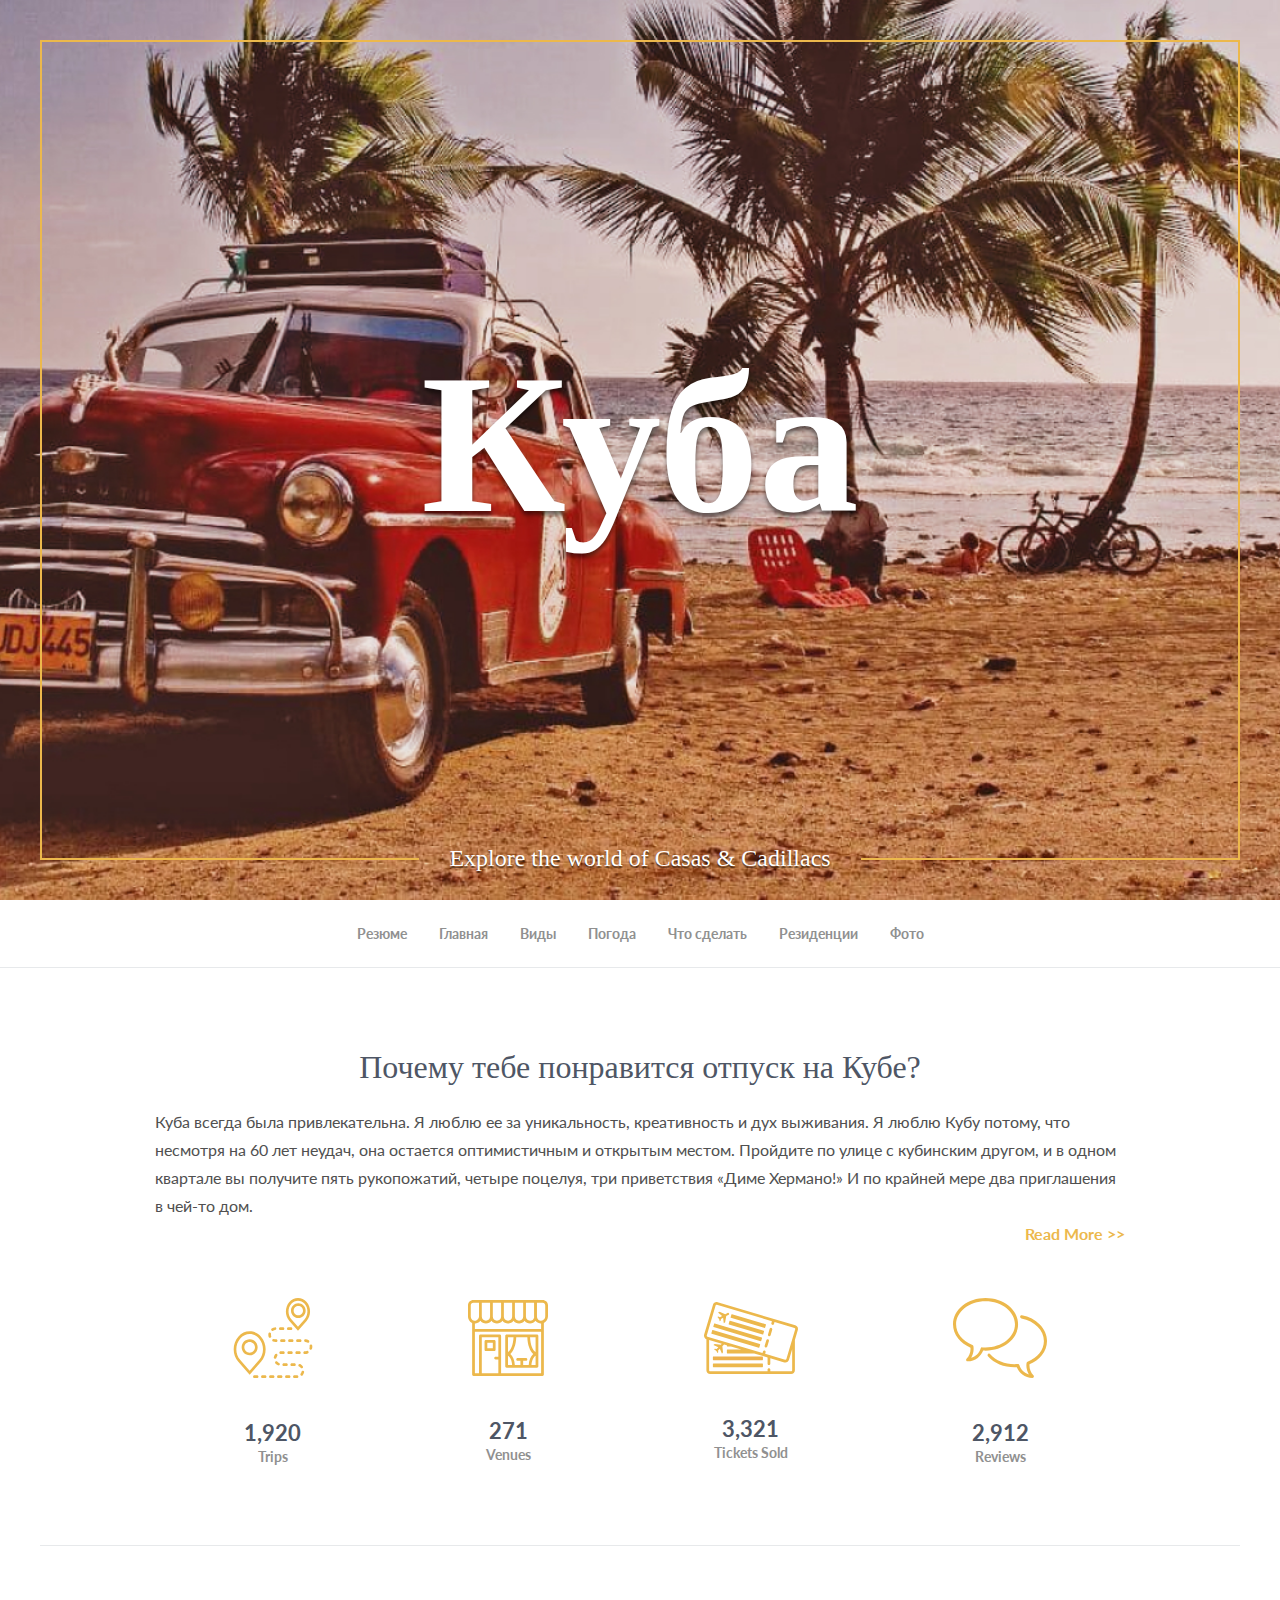
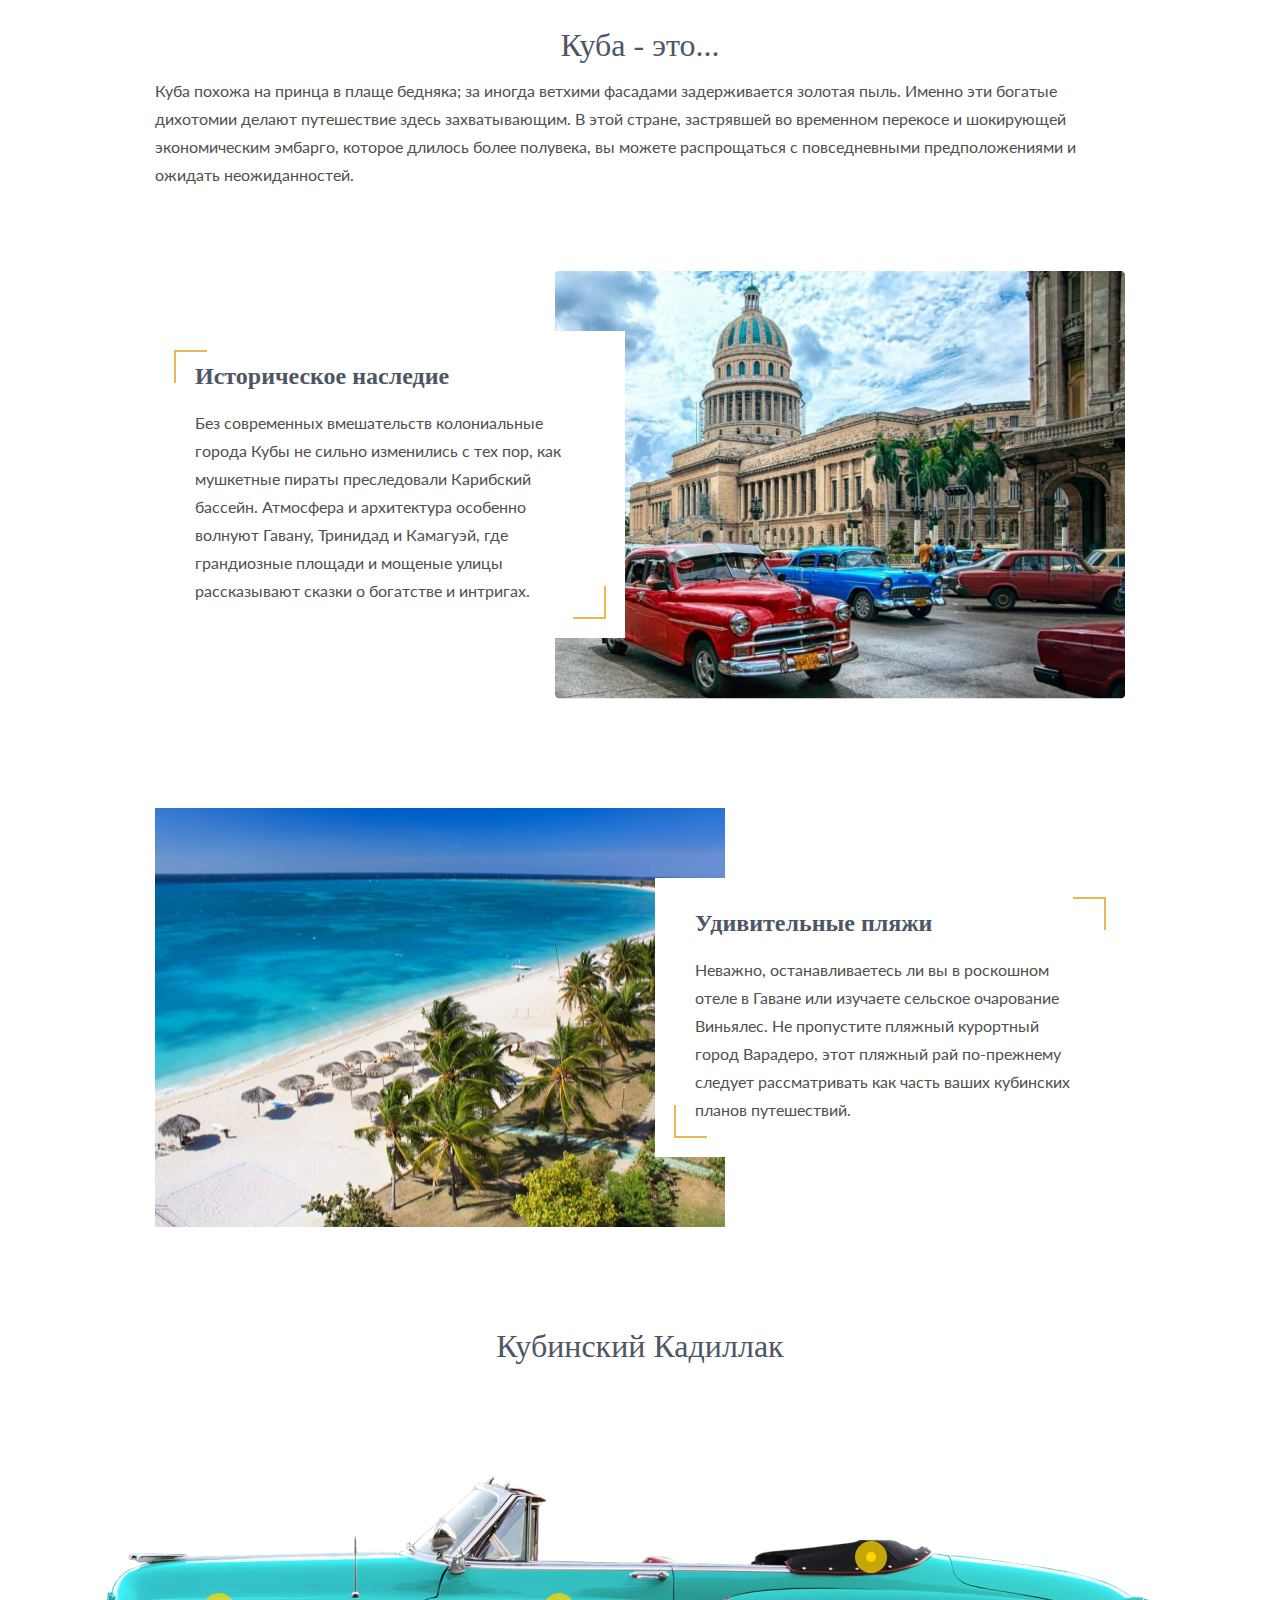
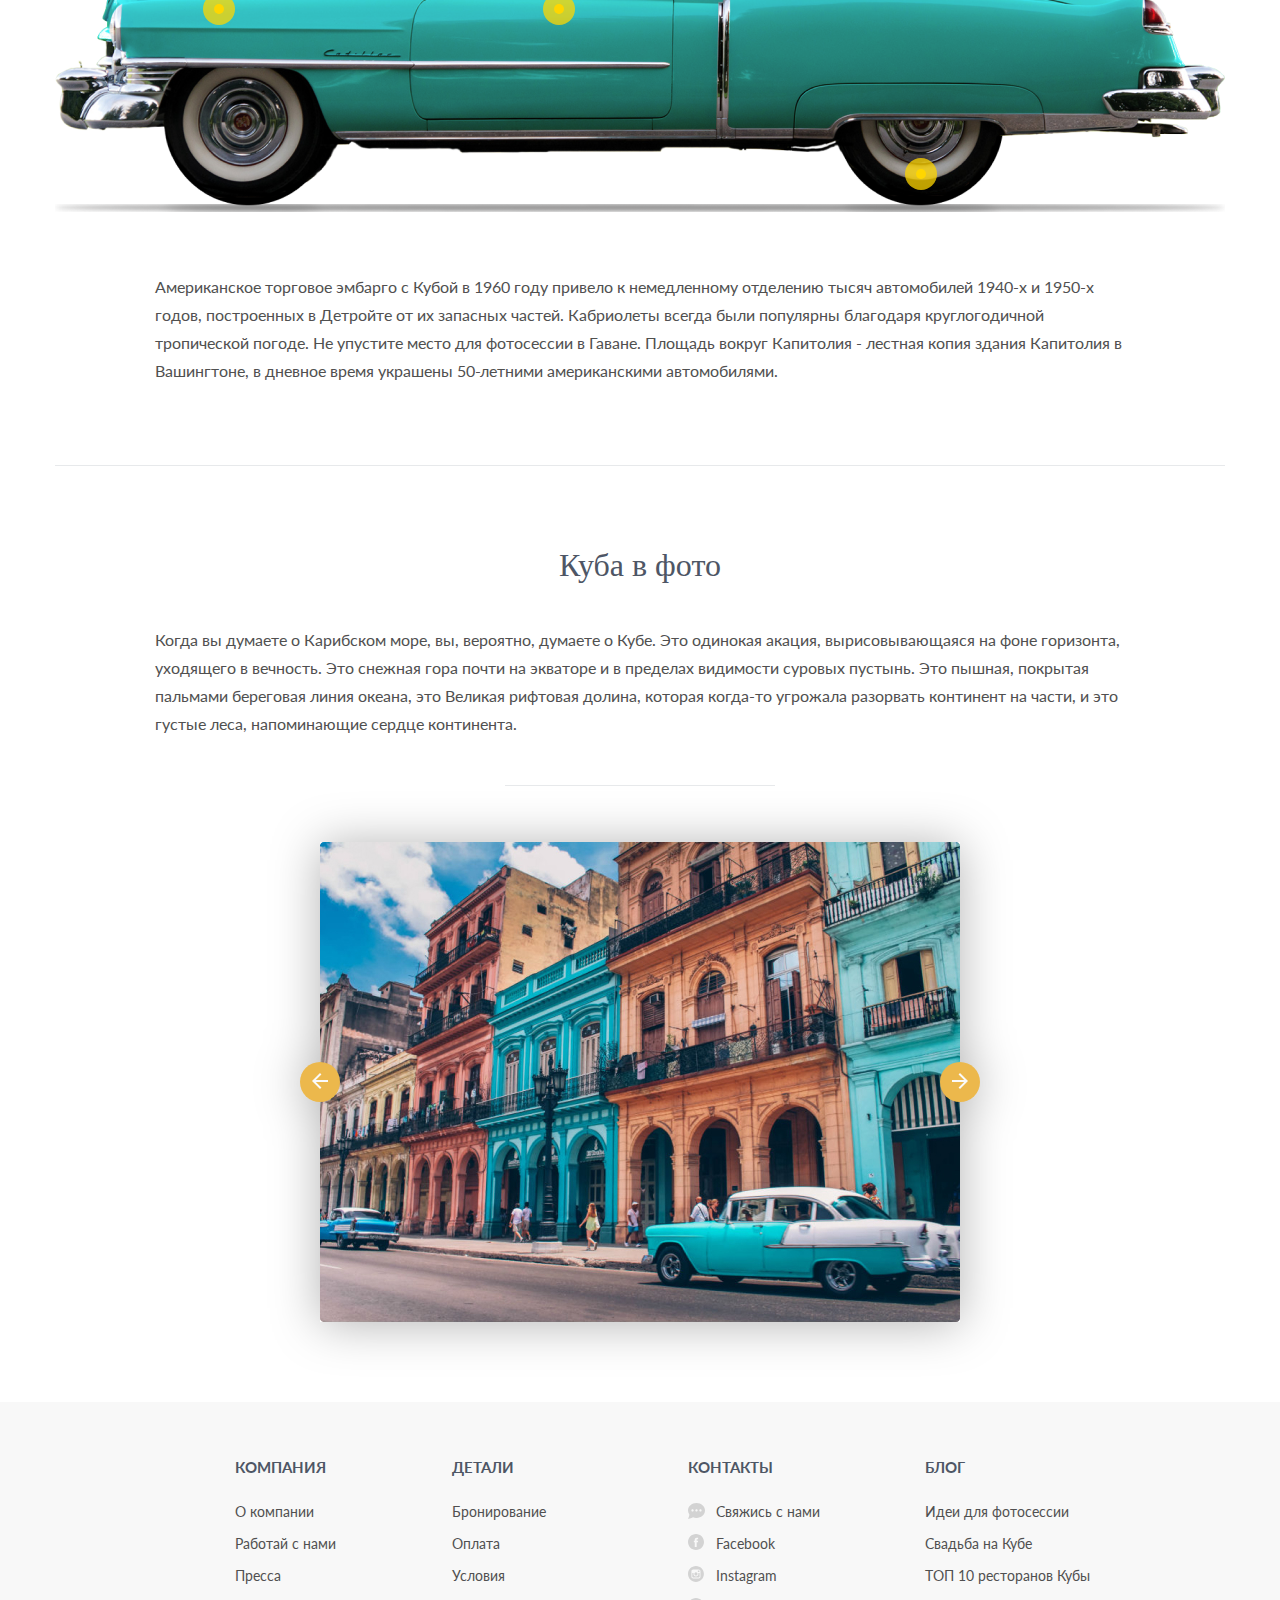
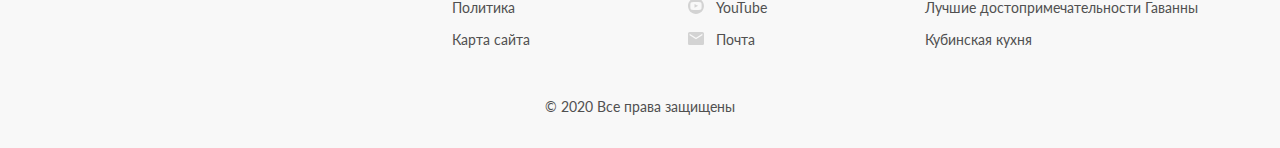
<file: cuba.site/cuba/index.html>
<!DOCTYPE html>
<html lang="en">

<head>
	<meta charset="UTF-8">
	<meta name="viewport" content="width=device-width, initial-scale=1.0">
	<meta http-equiv="X-UA-Compatible" content="ie=edge">
	<title>Cuba</title>
	<link href="https://fonts.googleapis.com/css2?family=Lato:wght@400;700&display=swap" rel="stylesheet">
	<link rel="stylesheet" href="css/reset.css">
	<link rel="stylesheet" href="css/slick.css">
	<link rel="stylesheet" href="css/style.css">
</head>

<body>
	<header class="header">
		<div class="header__top" style="background-image: url('images/top-bg.jpg')">
			<div class="header__top-inner">
				<h1 class="header__title">Куба</h1>
				<p class="header__text">Explore the world of Casas & Cadillacs</p>
			</div>
		</div>
		<nav class="menu">
			<div class="menu__btn">
				<span></span>
				<span></span>
				<span></span>
			</div>
			<ul class="menu__list">
				<li class="menu__list-item">
					<a class="menu__list-link" href="#">Резюме</a>
				</li>
				<li class="menu__list-item">
					<a class="menu__list-link" href="#">Главная</a>
				</li>
				<li class="menu__list-item">
					<a class="menu__list-link" href="#">Виды</a>
				</li>
				<li class="menu__list-item">
					<a class="menu__list-link" href="#">Погода</a>
				</li>
				<li class="menu__list-item">
					<a class="menu__list-link" href="#">Что сделать</a>
				</li>
				<li class="menu__list-item">
					<a class="menu__list-link" href="#">Резиденции</a>
				</li>
				<li class="menu__list-item">
					<a class="menu__list-link" href="#">Фото</a>
				</li>
			</ul>
		</nav>
	</header>


	<section class="reason">
		<div class="container section-line">
			<h2 class="reason__title title">Почему тебе понравится отпуск на Кубе?</h2>
			<p class="reason__text container-content">Куба всегда была привлекательна. Я люблю ее за уникальность,
				креативность и дух выживания. Я люблю Кубу потому, что несмотря на 60 лет неудач, она остается оптимистичным
				и открытым местом. Пройдите по улице с кубинским другом, и в одном квартале вы получите пять рукопожатий,
				четыре поцелуя, три приветствия «Диме Хермано!» И по крайней мере два приглашения в чей-то дом.</p>
			<div class="reason__link container-content">
				<a href="#">Read More >></a>
			</div>
			<div class="reason__statistics container-content">
				<div class="reason__statistics-item">
					<img class="reason__statistics-images" src="images/icons/icon-1.svg" alt="">
					<p class="reason__statistics-num">1,920</p>
					<p class="reason__statistics-text">Trips</p>
				</div>
				<div class="reason__statistics-item">
					<img class="reason__statistics-images" src="images/icons/icon-2.svg" alt="">
					<p class="reason__statistics-num">271</p>
					<p class="reason__statistics-text">Venues</p>
				</div>
				<div class="reason__statistics-item">
					<img class="reason__statistics-images" src="images/icons/icon-3.svg" alt="">
					<p class="reason__statistics-num">3,321</p>
					<p class="reason__statistics-text">Tickets Sold</p>
				</div>
				<div class="reason__statistics-item">
					<img class="reason__statistics-images" src="images/icons/icon-4.svg" alt="">
					<p class="reason__statistics-num">2,912</p>
					<p class="reason__statistics-text">Reviews</p>
				</div>
			</div>
		</div>
	</section>

	<section class="about">
		<div class="container">
			<div class="container-content">
				<h2 class="about__title title">Куба - это...</h2>
				<p class="about__text">Куба похожа на принца в плаще бедняка; за иногда ветхими фасадами задерживается
					золотая пыль. Именно эти богатые дихотомии делают путешествие здесь захватывающим. В этой стране,
					застрявшей во временном перекосе и шокирующей экономическим эмбарго, которое длилось более полувека, вы
					можете распрощаться с повседневными предположениями и ожидать неожиданностей.</p>
				<div class="about__item" style="background-image: url('images/about-1.jpg')">
					<div class="about__box">
						<h3 class="about__box-title">Историческое наследие</h3>
						<p class="about__box-text">Без современных вмешательств колониальные города Кубы не сильно изменились
							с тех пор, как мушкетные пираты преследовали Карибский бассейн. Атмосфера и архитектура особенно
							волнуют Гавану, Тринидад и Камагуэй, где грандиозные площади и мощеные улицы рассказывают сказки о
							богатстве и интригах.</p>
					</div>
				</div>
				<div class="about__item " style="background-image: url('images/about-2.jpg')">
					<div class="about__box">
						<h3 class="about__box-title">Удивительные пляжи</h3>
						<p class="about__box-text">Неважно, останавливаетесь ли вы в роскошном отеле в Гаване или изучаете
							сельское очарование Виньялес. Не пропустите пляжный курортный город Варадеро, этот пляжный рай
							по-прежнему следует рассматривать как часть ваших кубинских планов путешествий.</p>
					</div>
				</div>
			</div>

			<div class="about__preview section-line">
				<h2 class="about__preview-title title">Кубинский Кадиллак</h2>
				<div class="about__images-box">
					<img src="images/cadillac.png" alt="">
					<div class="about__dot about__dot--1">
						<p class="about__dot-text">Откидная крыша</p>
					</div>
					<div class="about__dot about__dot--2">
						<p class="about__dot-text">Откидная крыша</p>
					</div>
					<div class="about__dot about__dot--3">
						<p class="about__dot-text">Откидная крыша</p>
					</div>
					<div class="about__dot about__dot--4">
						<p class="about__dot-text">Откидная крыша</p>
					</div>
				</div>
				<p class="about__preview-text container-content">Американское торговое эмбарго с Кубой в 1960 году привело к
					немедленному отделению тысяч автомобилей 1940-х и 1950-х годов, построенных в Детройте от их запасных
					частей. Кабриолеты всегда были популярны благодаря круглогодичной тропической погоде. Не упустите место
					для фотосессии в Гаване. Площадь вокруг Капитолия - лестная копия здания Капитолия в Вашингтоне, в
					дневное время украшены 50-летними американскими автомобилями.</p>
			</div>
		</div>
	</section>

	<section class="photo">
		<div class="container">
			<h2 class="photo-title title">Куба в фото</h2>
			<p class="photo-text container-content">
				Когда вы думаете о Карибском море, вы, вероятно, думаете о Кубе. Это одинокая акация, вырисовывающаяся на
				фоне горизонта, уходящего в вечность. Это снежная гора почти на экваторе и в пределах видимости суровых
				пустынь. Это пышная, покрытая пальмами береговая линия океана, это Великая рифтовая долина, которая когда-то
				угрожала разорвать континент на части, и это густые леса, напоминающие сердце континента. </p>
			<div class="photo-slider">
				<img class="photo-img" src="images/photo-slider.jpg" alt="">
				<img class="photo-img" src="images/photo-slider.jpg" alt="">
				<img class="photo-img" src="images/photo-slider.jpg" alt="">
			</div>
		</div>
	</section>
	
	<footer class="footer">
		<div class="container">
			<div class="footer__items">
				<div class="footer__item footer__item--company">
					<h5 class="footer__item-title ">КОМПАНИЯ</h5>
					<ul class="footer__item-list">
						<li><a class="footer__item-link" href="#">О компании</a></li>
						<li><a class="footer__item-link" href="#">Работай с нами</a></li>
						<li><a class="footer__item-link" href="#">Пресса</a></li>
					</ul>
				</div>
				<div class="footer__item">
					<h5 class="footer__item-title">ДЕТАЛИ</h5>
					<ul class="footer__item-list">
						<li><a class="footer__item-link" href="#">Бронирование</a></li>
						<li><a class="footer__item-link" href="#">Оплата</a></li>
						<li><a class="footer__item-link" href="#">Условия</a></li>
						<li><a class="footer__item-link" href="#">Политика</a></li>
						<li><a class="footer__item-link" href="#">Карта сайта</a></li>
					</ul>
				</div>
				<div class="footer__item">
					<h5 class="footer__item-title">КОНТАКТЫ</h5>
					<ul class="footer__item-list">
						<li><a class="footer__item-link footer__item-link--social footer__item-link--message" href="#">Свяжись
								с нами</a></li>
						<li><a class="footer__item-link footer__item-link--social footer__item-link--facebook"
								href="#">Facebook</a></li>
						<li><a class="footer__item-link footer__item-link--social footer__item-link--instagram"
								href="#">Instagram</a></li>
						<li><a class="footer__item-link footer__item-link--social footer__item-link--youtube"
								href="#">YouTube</a></li>
						<li><a class="footer__item-link footer__item-link--social footer__item-link--email" href="#">Почта</a>
						</li>
					</ul>
				</div>
				<div class="footer__item footer__item--blog">
					<h5 class="footer__item-title">БЛОГ</h5>
					<ul class="footer__item-list">
						<li><a class="footer__item-link" href="#">Идеи для фотосессии</a></li>
						<li><a class="footer__item-link" href="#">Свадьба на Кубе</a></li>
						<li><a class="footer__item-link" href="#">ТОП 10 ресторанов Кубы</a></li>
						<li><a class="footer__item-link" href="#">Лучшие достопримечательности Гаванны</a></li>
						<li><a class="footer__item-link" href="#">Кубинская кухня</a></li>
					</ul>
				</div>
			</div>
			<div class="footer__copy">
				© 2020 Все права защищены
			</div>
		</div>
	</footer>


	<script src="https://ajax.googleapis.com/ajax/libs/jquery/3.4.1/jquery.min.js"></script>
	<script src="js/slick.min.js"></script>
	<script src="js/main.js"></script>
</body>

</html>
</file>
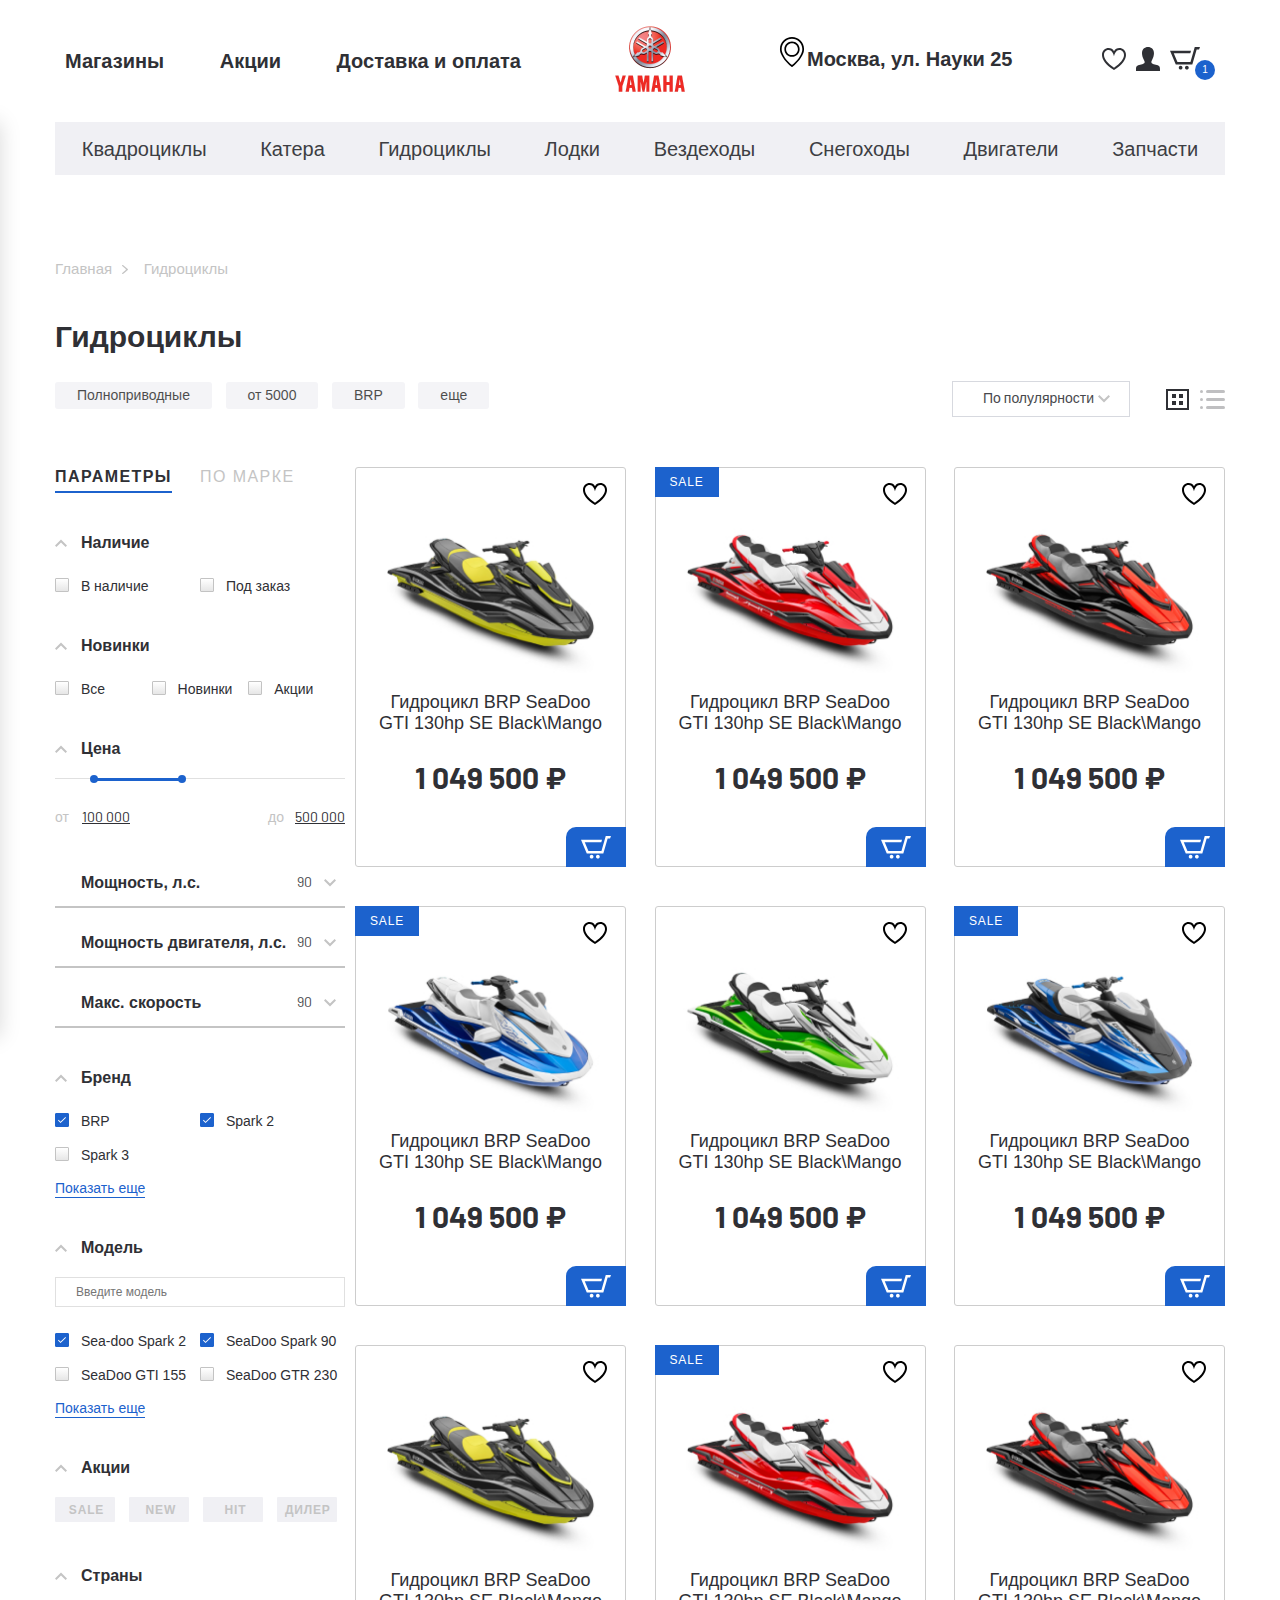
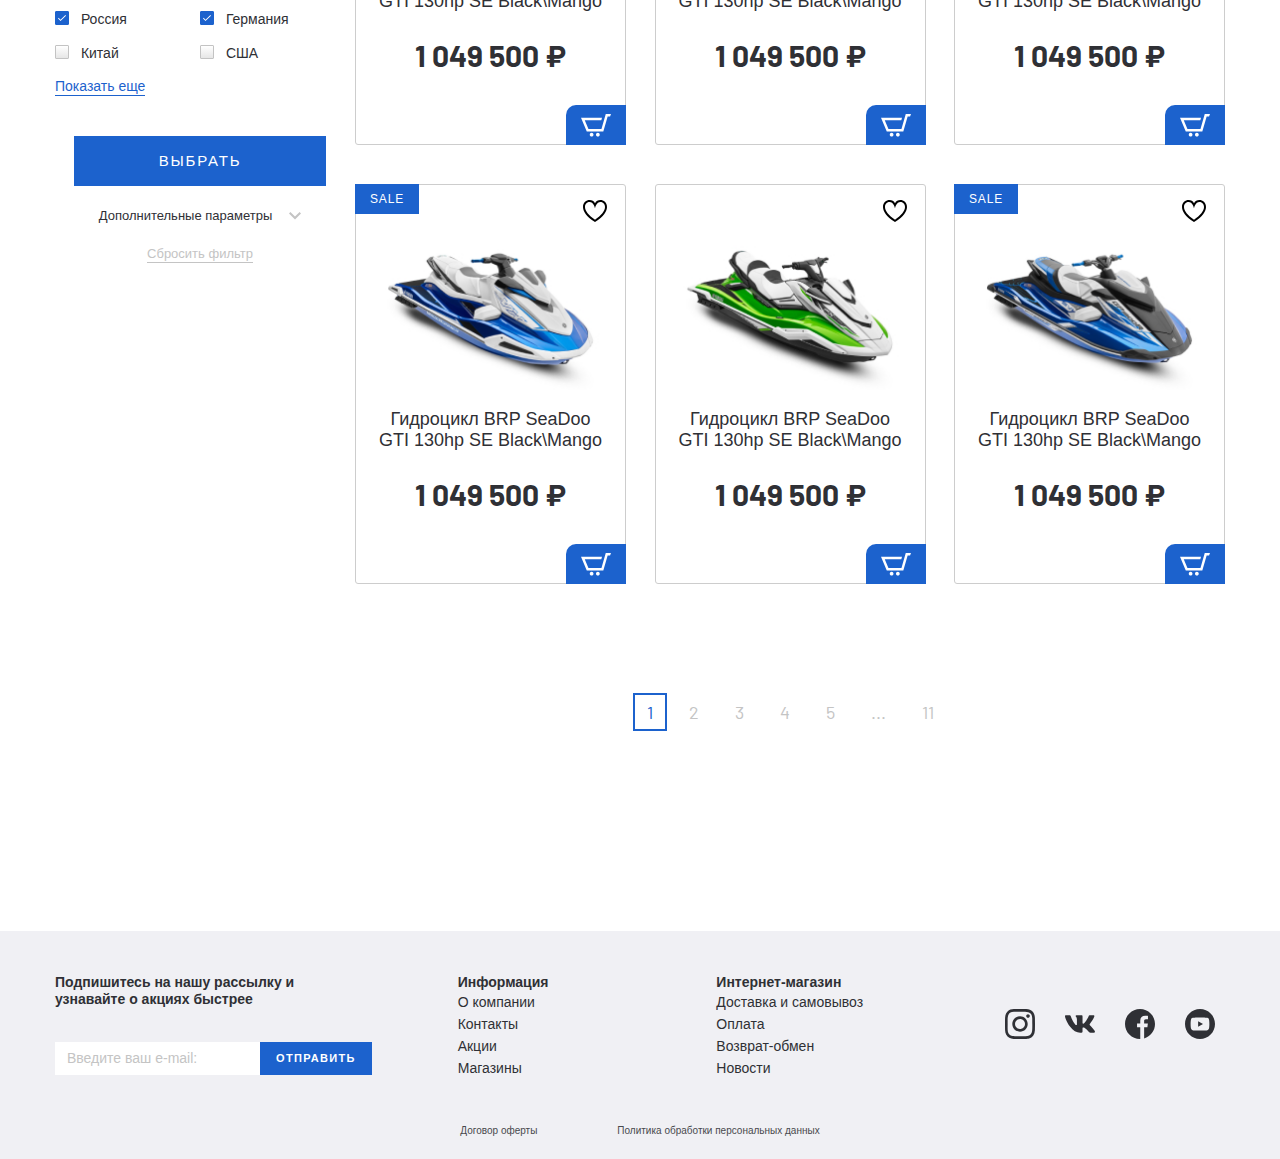
<file: moto.site/catalog.html>
<!DOCTYPE html>
<html lang="ru">

<head>
	<meta charset="UTF-8">
	<meta name="viewport" content="width=device-width, initial-scale=1.0">
	<meta http-equiv="X-UA-Compatible" content="ie=edge">
	<title>Document</title>
	<link href="https://fonts.googleapis.com/css2?family=Barlow:wght@400;700&display=swap" rel="stylesheet">
	<link rel="stylesheet" href="css/normalize.css">
	<link rel="stylesheet" href="css/slick.css">
	<link rel="stylesheet" href="css/fonts.css">
	<link rel="stylesheet" href="css/ion.rangeSlider.min.css">
	<link rel="stylesheet" href="css/jquery.formstyler.css">
	<link rel="stylesheet" href="css/jquery.formstyler.theme.css">
	<link rel="stylesheet" href="css/jquery.rateyo.min.css">
	<link rel="stylesheet" href="css/style.css">
	<link rel="stylesheet" href="css/media.css">
</head>

<body>
	<header class="header">
		<div class="header__top">
			<div class="container">
				<div class="header__top-inner">
					<nav class="menu">
						<button class="menu__btn">
							<div class="menu__btn-line"></div>
							<div class="menu__btn-line"></div>
							<div class="menu__btn-line"></div>
						</button>
						<ul class="menu__list">
							<li class="menu__item">
								<a class="menu__link" href="#">Магазины</a>
							</li>
							<li class="menu__item">
								<a class="menu__link" href="#">Акции</a>
							</li>
							<li class="menu__item">
								<a class="menu__link" href="#">Доставка и оплата</a>
							</li>
						</ul>
					</nav>
					<a class="logo" href="#">
						<img class="logo__img" src="images/logo.png" alt="">
					</a>
					<div class="header__box">
						<p class="header__address">Москва, ул. Науки 25</p>
						<ul class="user-list">
							<li class="user-list__item">
								<a class="user-list__link" href="#">
									<img src="images/icons/heart.svg" alt="">
								</a>
							</li>
							<li class="user-list__item">
								<a class="user-list__link" href="#">
									<img src="images/icons/user.svg" alt="">
								</a>
							</li>
							<li class="user-list__item basket">
								<a class="user-list__link" href="#">
									<img src="images/icons/basket.svg" alt="">
									<p class="basket__num">1</p>
								</a>
							</li>
						</ul>
					</div>
				</div>
			</div>
		</div>
		<ul class="menu-mobile__list">
			<li class="menu-mobile__item">
				<a class="menu-mobile__link" href="#">
					<img class="menu-mobile__img" src="images/icons/user.svg" alt="">
					<p>Войти</p>
				</a>
			</li>
			<li class="menu-mobile__item">
				<a class="menu-mobile__link" href="#">
					<img class="menu-mobile__img" src="images/icons/user.svg" alt="">
					<p>Регистрация</p>
				</a>
			</li>
			<li class="menu-mobile__item">
				<a class="menu-mobile__link" href="#">
					<img class="menu-mobile__img" src="images/icons/heart.svg" alt="">
					<p>Избранное</p>
				</a>
			</li>
			<li class="menu-mobile__item">
				<a class="menu-mobile__link" href="#">
					<img class="menu-mobile__img" src="images/icons/basket.svg" alt="">
					<p>Корзина</p>
				</a>
			</li>
			<li class="menu-mobile__item">
				<a class="menu-mobile__link" href="#">
					<img class="menu-mobile__img" src="images/icons/house.svg" alt="">
					<p>Магазины</p>
				</a>
			</li>
			<li class="menu-mobile__item">
				<a class="menu-mobile__link" href="#">
					<img class="menu-mobile__img" src="images/icons/percent.svg" alt="">
					<p>Акции</p>
				</a>
			</li>
			<li class="menu-mobile__item">
				<a class="menu-mobile__link" href="#">
					<img class="menu-mobile__img" src="images/icons/box.svg" alt="">
					<p>Доставка и оплата</p>
				</a>
			</li>
			<li class="menu-mobile__item">
				<a class="menu-mobile__link" href="#">
					<p>Квадроциклы</p>
				</a>
			</li>
			<li class="menu-mobile__item">
				<a class="menu-mobile__link" href="#">
					<p>Катера</p>
				</a>
			</li>
			<li class="menu-mobile__item">
				<a class="menu-mobile__link" href="#">
					<p>Гидроциклы</p>
				</a>
			</li>
			<li class="menu-mobile__item">
				<a class="menu-mobile__link" href="#">
					<p>Лодки</p>
				</a>
			</li>
			<li class="menu-mobile__item">
				<a class="menu-mobile__link" href="#">
					<p>Вездеходы</p>
				</a>
			</li>
			<li class="menu-mobile__item">
				<a class="menu-mobile__link" href="#">
					<p>Снегоходы</p>
				</a>
			</li>
			<li class="menu-mobile__item">
				<a class="menu-mobile__link" href="#">
					<p>Двигатели</p>
				</a>
			</li>
			<li class="menu-mobile__item">
				<a class="menu-mobile__link" href="#">
					<p>Запчасти</p>
				</a>
			</li>
		</ul>

		<div class="menu__mobile-linewrapper">
			<ul class="menu__mobile-line">
				<li class="menu__item">
					<a class="menu__link" href="#">Магазины</a>
				</li>
				<li class="menu__item">
					<a class="menu__link" href="#">Акции</a>
				</li>
				<li class="menu__item">
					<a class="menu__link" href="#">Доставка и оплата</a>
				</li>
			</ul>
		</div>

		<div class="header__bottom">
			<div class="container">
				<ul class="menu-categories">
					<li class="menu-categories__item">
						<a class="menu-categories__link" href="#">Квадроциклы</a>
					</li>
					<li class="menu-categories__item">
						<a class="menu-categories__link" href="#">Катера</a>
					</li>
					<li class="menu-categories__item">
						<a class="menu-categories__link" href="#">Гидроциклы</a>
					</li>
					<li class="menu-categories__item">
						<a class="menu-categories__link" href="#">Лодки</a>
					</li>
					<li class="menu-categories__item">
						<a class="menu-categories__link" href="#">Вездеходы</a>
					</li>
					<li class="menu-categories__item">
						<a class="menu-categories__link" href="#">Снегоходы</a>
					</li>
					<li class="menu-categories__item">
						<a class="menu-categories__link" href="#">Двигатели</a>
					</li>
					<li class="menu-categories__item">
						<a class="menu-categories__link" href="#">Запчасти</a>
					</li>
				</ul>
			</div>
		</div>
	</header>

	<div class="breadcrumbs">
		<div class="container">
			<div class="breadcrumbs__inner">
				<ul class="breadcrumbs__list mobile-overflow">
					<li class="breadcrumbs__list-item">
						<a href="#">Главная</a>
					</li>
					<li class="breadcrumbs__list-item">
						<span>Гидроциклы</span>
					</li>
				</ul>
			</div>
		</div>
	</div>

	<section class="catalog">
		<div class="container">
			<h2 class="catalog__title">
				Гидроциклы
			</h2>
			<div class="catalog__filter">
				<div class="catalog__filter-itemsinner">
					<div class="catalog__filter-items mobile-overflow">
						<button>Полноприводные</button>
						<button>от 5000</button>
						<button>BRP</button>
						<button>еще</button>
					</div>
				</div>
				<div class="catalog__filter-btn catalog__filter-btnselect">
					<select class="filter-style select-item">
						<option value="">По полулярности</option>
						<option value="">2</option>
						<option value="">3</option>
					</select>
					<button class="catalog__filter-btngrid catalog__filter-button catalog__filter-button--active">
						<svg width="23" height="21" viewBox="0 0 23 21" fill="none" xmlns="http://www.w3.org/2000/svg">
							<rect x="1" y="1" width="21" height="19" stroke="#2F3035" stroke-width="2" />
							<rect x="7" y="6" width="2" height="2" fill="#2F3035" stroke="#2F3035" stroke-width="2" />
							<rect x="7" y="13" width="2" height="2" fill="#2F3035" stroke="#2F3035" stroke-width="2" />
							<rect x="14" y="6" width="2" height="2" fill="#2F3035" stroke="#2F3035" stroke-width="2" />
							<rect x="14" y="13" width="2" height="2" fill="#2F3035" stroke="#2F3035" stroke-width="2" />
						</svg>
					</button>
					<button class="catalog__filter-btnline catalog__filter-button">
						<svg width="25" height="19" viewBox="0 0 25 19" fill="none" xmlns="http://www.w3.org/2000/svg">
							<g opacity="1">
								<rect x="6" width="19" height="3" rx="1.5" fill="#2F3035" />
								<rect x="6" y="8" width="19" height="3" rx="1.5" fill="#2F3035" />
								<rect x="6" y="16" width="19" height="3" rx="1.5" fill="#2F3035" />
								<rect width="3" height="3" rx="1.5" fill="#2F3035" />
								<rect y="8" width="3" height="3" rx="1.5" fill="#2F3035" />
								<rect y="16" width="3" height="3" rx="1.5" fill="#2F3035" />
							</g>
						</svg>
					</button>
				</div>
			</div>
			<div class="catalog__inner">
				<div class="aside__btn">
					Фильтр
				</div>
				<aside class="catalog__inner-aside aside-filter">
					<div class="tabs-wrapper tabs-wrapper--no-scroll">
						<div class="tabs aside-filter__tabs">
							<a class="tab aside-filter__tab tab--active" href="#filter-1"><span>параметры</span></a>
							<a class="tab aside-filter__tab" href="#filter-2"><span>по марке</span></a>
						</div>
					</div>
					<div class="tabs-container">
						<div id="filter-1" class="tabs-content aside-filter__tabs-content tabs-content--active">

							<form class="aside-filter__form">
								<ul class="aside-filter__list">
									<li class="aside-filter__item-drop">
										<p class="aside-filter__item-title filter__item-drop filter__item-drop--active">
											Наличие
										</p>
										<div class="aside-filter__content">
											<div class="aside-filter__content-box">
												<label class="aside-filter__content-label">
													<input class="filter-style" type="checkbox">
													В наличие
												</label>
											</div>
											<div class="aside-filter__content-box">
												<label class="aside-filter__content-label">
													<input class="filter-style" type="checkbox">
													Под заказ
												</label>
											</div>
										</div>
									</li>
									<li class="aside-filter__item-drop">
										<p class="aside-filter__item-title filter__item-drop filter__item-drop--active">
											Новинки
										</p>
										<div class="aside-filter__content aside-filter__content-radio">
											<div class="aside-filter__content-box">
												<label class="aside-filter__content-label">
													<input class="filter-style" name="radio" type="radio">
													Все
												</label>
											</div>
											<div class="aside-filter__content-box">
												<label class="aside-filter__content-label">
													<input class="filter-style" name="radio" type="radio">
													Новинки
												</label>
											</div>
											<div class="aside-filter__content-box">
												<label class="aside-filter__content-label">
													<input class="filter-style" name="radio" type="radio">
													Акции
												</label>
											</div>
										</div>
									</li>
									<li class="aside-filter__item-drop">
										<p class="aside-filter__item-title filter__item-drop filter__item-drop--active">
											Цена
										</p>
										<div class="aside-filter__content">
											<input type="text" class="js-range-slider" name="my_range" value="" data-min="100000"
												data-max="500000" data-from="150000" data-to="275000" data-grid="false" />
										</div>
									</li>
									<li class="aside-filter__item-list">
										<div class="filter__item-list">
											<p class="filter__item-listtitle">
												Мощность, л.с.
											</p>
											<select class="filter-style filter__item-listselect">
												<option>90</option>
												<option>130</option>
												<option>154</option>
												<option>230</option>
											</select>
										</div>
										<div class="filter__item-list">
											<p class="filter__item-listtitle">
												Мощность двигателя, л.с.
											</p>
											<select class="filter-style filter__item-listselect">
												<option>90</option>
												<option>130</option>
												<option>154</option>
												<option>230</option>
											</select>
										</div>
										<div class="filter__item-list">
											<p class="filter__item-listtitle">
												Макс. скорость
											</p>
											<select class="filter-style filter__item-listselect">
												<option>90</option>
												<option>130</option>
												<option>154</option>
												<option>230</option>
											</select>
										</div>
									</li>

									<li class="aside-filter__item-drop">
										<p class="aside-filter__item-title filter__item-drop filter__item-drop--active">
											Бренд
										</p>
										<div class="aside-filter__content">
											<div class="aside-filter__content-box">
												<label class="aside-filter__content-label">
													<input class="filter-style" type="checkbox" checked>
													BRP
												</label>
											</div>
											<div class="aside-filter__content-box">
												<label class="aside-filter__content-label">
													<input class="filter-style" type="checkbox" checked>
													Spark 2
												</label>
											</div>
											<div class="aside-filter__content-box">
												<label class="aside-filter__content-label">
													<input class="filter-style" type="checkbox">
													Spark 3
												</label>
											</div>
											<div class="filter-more">
												<button class="filter-more__btn" href="#">Показать еще</button>
											</div>
										</div>
									</li>

									<li class="aside-filter__item-drop">
										<p class="aside-filter__item-title filter__item-drop filter__item-drop--active">
											Модель
										</p>
										<div class="aside-filter__content">
											<input class="filter-search" type="text" placeholder="Введите модель">
											<div class="aside-filter__content-box">
												<label class="aside-filter__content-label">
													<input class="filter-style" type="checkbox" checked>
													Sea-doo Spark 2
												</label>
											</div>
											<div class="aside-filter__content-box">
												<label class="aside-filter__content-label">
													<input class="filter-style" type="checkbox" checked>
													SeaDoo Spark 90
												</label>
											</div>
											<div class="aside-filter__content-box">
												<label class="aside-filter__content-label">
													<input class="filter-style" type="checkbox">
													SeaDoo GTI 155
												</label>
											</div>
											<div class="aside-filter__content-box">
												<label class="aside-filter__content-label">
													<input class="filter-style" type="checkbox">
													SeaDoo GTR 230
												</label>
											</div>
											<div class="filter-more">
												<button class="filter-more__btn" href="#">Показать еще</button>
											</div>
										</div>
									</li>

									<li class="aside-filter__item-drop btn-checked">
										<p class="aside-filter__item-title filter__item-drop filter__item-drop--active">
											Акции
										</p>
										<div class="aside-filter__content">
											<div class="aside-filter__content-box">
												<label class="aside-filter__content-label">
													<input class="filter-style" type="checkbox">
													<span class="btn-checked__text">SALE</span>
												</label>
											</div>
											<div class="aside-filter__content-box">
												<label class="aside-filter__content-label">
													<input class="filter-style" type="checkbox">
													<span class="btn-checked__text">NEW</span>
												</label>
											</div>
											<div class="aside-filter__content-box">
												<label class="aside-filter__content-label">
													<input class="filter-style" type="checkbox">
													<span class="btn-checked__text">HIT</span>
												</label>
											</div>
											<div class="aside-filter__content-box">
												<label class="aside-filter__content-label">
													<input class="filter-style" type="checkbox">
													<span class="btn-checked__text">ДИЛЕР</span>
												</label>
											</div>
										</div>
									</li>

									<li class="aside-filter__item-drop">
										<p class="aside-filter__item-title filter__item-drop filter__item-drop--active">
											Страны
										</p>
										<div class="aside-filter__content">
											<div class="aside-filter__content-box">
												<label class="aside-filter__content-label">
													<input class="filter-style" type="checkbox" checked>
													Россия
												</label>
											</div>
											<div class="aside-filter__content-box">
												<label class="aside-filter__content-label">
													<input class="filter-style" type="checkbox" checked>
													Германия
												</label>
											</div>
											<div class="aside-filter__content-box">
												<label class="aside-filter__content-label">
													<input class="filter-style" type="checkbox">
													Китай
												</label>
											</div>
											<div class="aside-filter__content-box">
												<label class="aside-filter__content-label">
													<input class="filter-style" type="checkbox">
													CША
												</label>
											</div>
											<div class="filter-more">
												<button class="filter-more__btn" href="#">Показать еще</button>
											</div>
										</div>
									</li>
									<li class="aside-filter__item-drop aside-filter__item-btn">
										<button class="filter-btn__send filter-btn__send--active" type="submit">ВЫБРАТЬ</button>
										<p class="filter__extra">Дополнительные параметры</p>
										<div class="filter__extra-content">more</div>
										<button class="filter-btn__reset" type="submit">Сбросить фильтр</button>
									</li>
								</ul>
							</form>

						</div>
						<div id="filter-2" class="tabs-content aside-filter__tabs-content">content-2</div>
					</div>
				</aside>
				<div class="catalog__inner-list">
					<div class="product-item__wrapper">
						<button class="product-item__favorite"></button>
						<button class="product-item__basket">
							<img src="images/icons/basket-white.svg" alt="">
						</button>
						<a class="product-item__notify-link" href="#">
							<span>Сообщить о поступлении</span>
						</a>
						<a class="product-item" href="#">
							<p class="product-item__hover-text">
								посмотреть товар
							</p>
							<img class="product-item__img" src="images/content/waverunner-1.jpg" alt="">
							<h4 class="product-item__title">
								Гидроцикл BRP SeaDoo GTI 130hp SE Black\Mango
							</h4>
							<p class="price product-item__price">
								1 049 500 ₽
							</p>
							<p class="product-item__notify-text">
								нет в наличии
							</p>
						</a>
					</div>
					<div class="product-item__wrapper">
						<button class="product-item__favorite"></button>
						<button class="product-item__basket">
							<img src="images/icons/basket-white.svg" alt="">
						</button>
						<a class="product-item__notify-link" href="#">
							<span>Сообщить о поступлении</span>
						</a>
						<a class="product-item product-item--sale" href="#">
							<p class="product-item__hover-text">
								посмотреть товар
							</p>
							<img class="product-item__img" src="images/content/waverunner-2.jpg" alt="">
							<h4 class="product-item__title">
								Гидроцикл BRP SeaDoo GTI 130hp SE Black\Mango
							</h4>
							<p class="price product-item__price">
								1 049 500 ₽
							</p>
							<p class="product-item__notify-text">
								нет в наличии
							</p>
						</a>
					</div>
					<div class="product-item__wrapper">
						<button class="product-item__favorite"></button>
						<button class="product-item__basket">
							<img src="images/icons/basket-white.svg" alt="">
						</button>
						<a class="product-item__notify-link" href="#">
							<span>Сообщить о поступлении</span>
						</a>
						<a class="product-item" href="#">
							<p class="product-item__hover-text">
								посмотреть товар
							</p>
							<img class="product-item__img" src="images/content/waverunner-3.jpg" alt="">
							<h4 class="product-item__title">
								Гидроцикл BRP SeaDoo GTI 130hp SE Black\Mango
							</h4>
							<p class="price product-item__price">
								1 049 500 ₽
							</p>
							<p class="product-item__notify-text">
								нет в наличии
							</p>
						</a>
					</div>
					<div class="product-item__wrapper">
						<button class="product-item__favorite"></button>
						<button class="product-item__basket">
							<img src="images/icons/basket-white.svg" alt="">
						</button>
						<a class="product-item__notify-link" href="#">
							<span>Сообщить о поступлении</span>
						</a>
						<a class="product-item product-item--sale" href="#">
							<p class="product-item__hover-text">
								посмотреть товар
							</p>
							<img class="product-item__img" src="images/content/waverunner-4.jpg" alt="">
							<h4 class="product-item__title">
								Гидроцикл BRP SeaDoo GTI 130hp SE Black\Mango
							</h4>
							<p class="price product-item__price">
								1 049 500 ₽
							</p>
							<p class="product-item__notify-text">
								нет в наличии
							</p>
						</a>
					</div>
					<div class="product-item__wrapper">
						<button class="product-item__favorite"></button>
						<button class="product-item__basket">
							<img src="images/icons/basket-white.svg" alt="">
						</button>
						<a class="product-item__notify-link" href="#">
							<span>Сообщить о поступлении</span>
						</a>
						<a class="product-item" href="#">
							<p class="product-item__hover-text">
								посмотреть товар
							</p>
							<img class="product-item__img" src="images/content/waverunner-5.jpg" alt="">
							<h4 class="product-item__title">
								Гидроцикл BRP SeaDoo GTI 130hp SE Black\Mango
							</h4>
							<p class="price product-item__price">
								1 049 500 ₽
							</p>
							<p class="product-item__notify-text">
								нет в наличии
							</p>
						</a>
					</div>
					<div class="product-item__wrapper">
						<button class="product-item__favorite"></button>
						<button class="product-item__basket">
							<img src="images/icons/basket-white.svg" alt="">
						</button>
						<a class="product-item__notify-link" href="#">
							<span>Сообщить о поступлении</span>
						</a>
						<a class="product-item product-item--sale" href="#">
							<p class="product-item__hover-text">
								посмотреть товар
							</p>
							<img class="product-item__img" src="images/content/waverunner-6.jpg" alt="">
							<h4 class="product-item__title">
								Гидроцикл BRP SeaDoo GTI 130hp SE Black\Mango
							</h4>
							<p class="price product-item__price">
								1 049 500 ₽
							</p>
							<p class="product-item__notify-text">
								нет в наличии
							</p>
						</a>
					</div>
					<div class="product-item__wrapper">
						<button class="product-item__favorite"></button>
						<button class="product-item__basket">
							<img src="images/icons/basket-white.svg" alt="">
						</button>
						<a class="product-item__notify-link" href="#">
							<span>Сообщить о поступлении</span>
						</a>
						<a class="product-item" href="#">
							<p class="product-item__hover-text">
								посмотреть товар
							</p>
							<img class="product-item__img" src="images/content/waverunner-1.jpg" alt="">
							<h4 class="product-item__title">
								Гидроцикл BRP SeaDoo GTI 130hp SE Black\Mango
							</h4>
							<p class="price product-item__price">
								1 049 500 ₽
							</p>
							<p class="product-item__notify-text">
								нет в наличии
							</p>
						</a>
					</div>
					<div class="product-item__wrapper">
						<button class="product-item__favorite"></button>
						<button class="product-item__basket">
							<img src="images/icons/basket-white.svg" alt="">
						</button>
						<a class="product-item__notify-link" href="#">
							<span>Сообщить о поступлении</span>
						</a>
						<a class="product-item product-item--sale" href="#">
							<p class="product-item__hover-text">
								посмотреть товар
							</p>
							<img class="product-item__img" src="images/content/waverunner-2.jpg" alt="">
							<h4 class="product-item__title">
								Гидроцикл BRP SeaDoo GTI 130hp SE Black\Mango
							</h4>
							<p class="price product-item__price">
								1 049 500 ₽
							</p>
							<p class="product-item__notify-text">
								нет в наличии
							</p>
						</a>
					</div>
					<div class="product-item__wrapper">
						<button class="product-item__favorite"></button>
						<button class="product-item__basket">
							<img src="images/icons/basket-white.svg" alt="">
						</button>
						<a class="product-item__notify-link" href="#">
							<span>Сообщить о поступлении</span>
						</a>
						<a class="product-item" href="#">
							<p class="product-item__hover-text">
								посмотреть товар
							</p>
							<img class="product-item__img" src="images/content/waverunner-3.jpg" alt="">
							<h4 class="product-item__title">
								Гидроцикл BRP SeaDoo GTI 130hp SE Black\Mango
							</h4>
							<p class="price product-item__price">
								1 049 500 ₽
							</p>
							<p class="product-item__notify-text">
								нет в наличии
							</p>
						</a>
					</div>
					<div class="product-item__wrapper">
						<button class="product-item__favorite"></button>
						<button class="product-item__basket">
							<img src="images/icons/basket-white.svg" alt="">
						</button>
						<a class="product-item__notify-link" href="#">
							<span>Сообщить о поступлении</span>
						</a>
						<a class="product-item product-item--sale" href="#">
							<p class="product-item__hover-text">
								посмотреть товар
							</p>
							<img class="product-item__img" src="images/content/waverunner-4.jpg" alt="">
							<h4 class="product-item__title">
								Гидроцикл BRP SeaDoo GTI 130hp SE Black\Mango
							</h4>
							<p class="price product-item__price">
								1 049 500 ₽
							</p>
							<p class="product-item__notify-text">
								нет в наличии
							</p>
						</a>
					</div>
					<div class="product-item__wrapper">
						<button class="product-item__favorite"></button>
						<button class="product-item__basket">
							<img src="images/icons/basket-white.svg" alt="">
						</button>
						<a class="product-item__notify-link" href="#">
							<span>Сообщить о поступлении</span>
						</a>
						<a class="product-item" href="#">
							<p class="product-item__hover-text">
								посмотреть товар
							</p>
							<img class="product-item__img" src="images/content/waverunner-5.jpg" alt="">
							<h4 class="product-item__title">
								Гидроцикл BRP SeaDoo GTI 130hp SE Black\Mango
							</h4>
							<p class="price product-item__price">
								1 049 500 ₽
							</p>
							<p class="product-item__notify-text">
								нет в наличии
							</p>
						</a>
					</div>
					<div class="product-item__wrapper">
						<button class="product-item__favorite"></button>
						<button class="product-item__basket">
							<img src="images/icons/basket-white.svg" alt="">
						</button>
						<a class="product-item__notify-link" href="#">
							<span>Сообщить о поступлении</span>
						</a>
						<a class="product-item product-item--sale" href="#">
							<p class="product-item__hover-text">
								посмотреть товар
							</p>
							<img class="product-item__img" src="images/content/waverunner-6.jpg" alt="">
							<h4 class="product-item__title">
								Гидроцикл BRP SeaDoo GTI 130hp SE Black\Mango
							</h4>
							<p class="price product-item__price">
								1 049 500 ₽
							</p>
							<p class="product-item__notify-text">
								нет в наличии
							</p>
						</a>
					</div>

					<div class="pagination">
						<ul class="pagination-list">
							<li class="pagination-list__item active"><a href="#">1</a></li>
							<li class="pagination-list__item"><a href="#">2</a></li>
							<li class="pagination-list__item"><a href="#">3</a></li>
							<li class="pagination-list__item"><a href="#">4</a></li>
							<li class="pagination-list__item"><a href="#">5</a></li>
							<li class="pagination-list__item pagination-list__item--dots"><span>...</span></li>
							<li class="pagination-list__item"><a href="#">11</a></li>
						</ul>
					</div>
				</div>
			</div>
		</div>
	</section>

	<div class="catalog">
		<div class="container">
			<h2 class="catalog__title">
				<div class="catalog__filter">
					<div class="catalog__filter-items"></div>
				</div>
			</h2>
		</div>
	</div>

	<footer class="footer">
		<div class="container">
			<div class="footer__top">
				<div class="footer__top-inner">
					<div class="footer__top-item footer__top-newsletter">
						<h6 class="footer__top-title">
							Подпишитесь на нашу рассылку
							и узнавайте о акциях быстрее
						</h6>
						<form class="footer-form">
							<input class="footer-form__input" type="text" placeholder="Введите ваш e-mail:">
							<button class="footer-form__btn" type="submit">Отправить</button>
						</form>
					</div>
					<div class="footer__top-item footer__top-itemdrop">
						<h6 class="footer__top-title footer__topdrop">
							Информация
						</h6>
						<ul class="footer-list">
							<li class="footer-list__item"><a href="#">О компании</a></li>
							<li class="footer-list__item"><a href="#">Контакты</a></li>
							<li class="footer-list__item"><a href="#">Акции</a></li>
							<li class="footer-list__item"><a href="#">Магазины</a></li>
						</ul>
					</div>
					<div class="footer__top-item">
						<h6 class="footer__top-title footer__topdrop">
							Интернет-магазин
						</h6>
						<ul class="footer-list">
							<li class="footer-list__item"><a href="#">Доставка и самовывоз</a></li>
							<li class="footer-list__item"><a href="#">Оплата</a></li>
							<li class="footer-list__item"><a href="#">Возврат-обмен</a></li>
							<li class="footer-list__item"><a href="#">Новости</a></li>
						</ul>
					</div>
					<div class="footer__top-item footer__top-social">
						<ul class="sotial-list">
							<li class="sotial-list__item">
								<a href="#">
									<img src="images/icons/instagram.svg" alt="">
								</a>
							</li>
							<li class="sotial-list__item">
								<a href="#">
									<img src="images/icons/vkontakte.svg" alt="">
								</a>
							</li>
							<li class="sotial-list__item">
								<a href="#">
									<img src="images/icons/facebook.svg" alt="">
								</a>
							</li>
							<li class="sotial-list__item">
								<a href="#">
									<img src="images/icons/youtube.svg" alt="">
								</a>
							</li>
						</ul>
					</div>
				</div>
			</div>
			<div class="footer__bottom">
				<a class="footer__bottom-link" href="#">
					Договор оферты
				</a>
				<a class="footer__bottom-link" href="#">
					Политика обработки персональных данных
				</a>
			</div>
		</div>
	</footer>

	<script src="https://ajax.googleapis.com/ajax/libs/jquery/3.4.1/jquery.min.js"></script>
	<script src="js/slick.min.js"></script>
	<script src="js/ion.rangeSlider.min.js"></script>
	<script src="js/jquery.formstyler.min.js"></script>
	<script src="js/jquery.rateyo.min.js"></script>
	<script src="js/main.js"></script>
</body>

</html>


<!-- <div class="tabs-wrapper"> 
	<div class="tabs">
		<a class="tab tab--active" href="#"></a>
	</div>
	<div class="tabs-container">
		<div class="tabs-content"></div>
	</div>
</div> -->
</file>
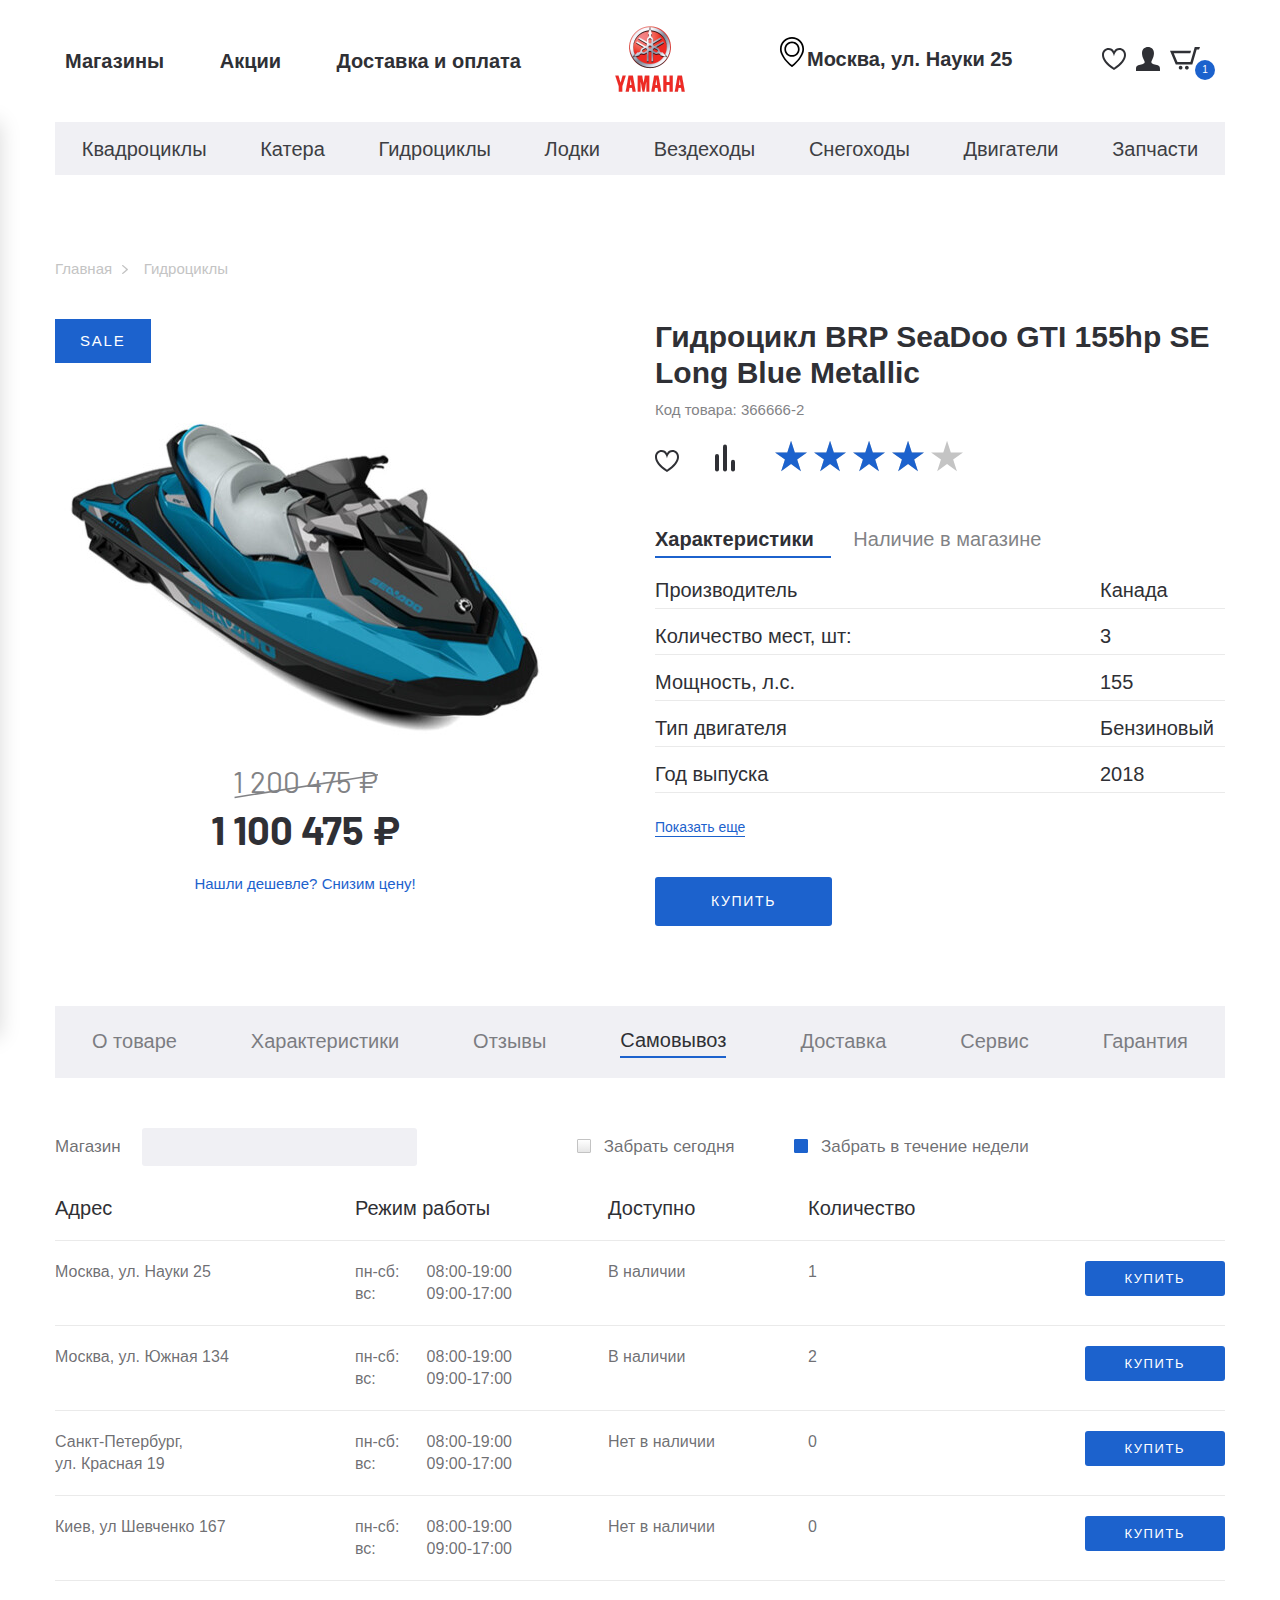
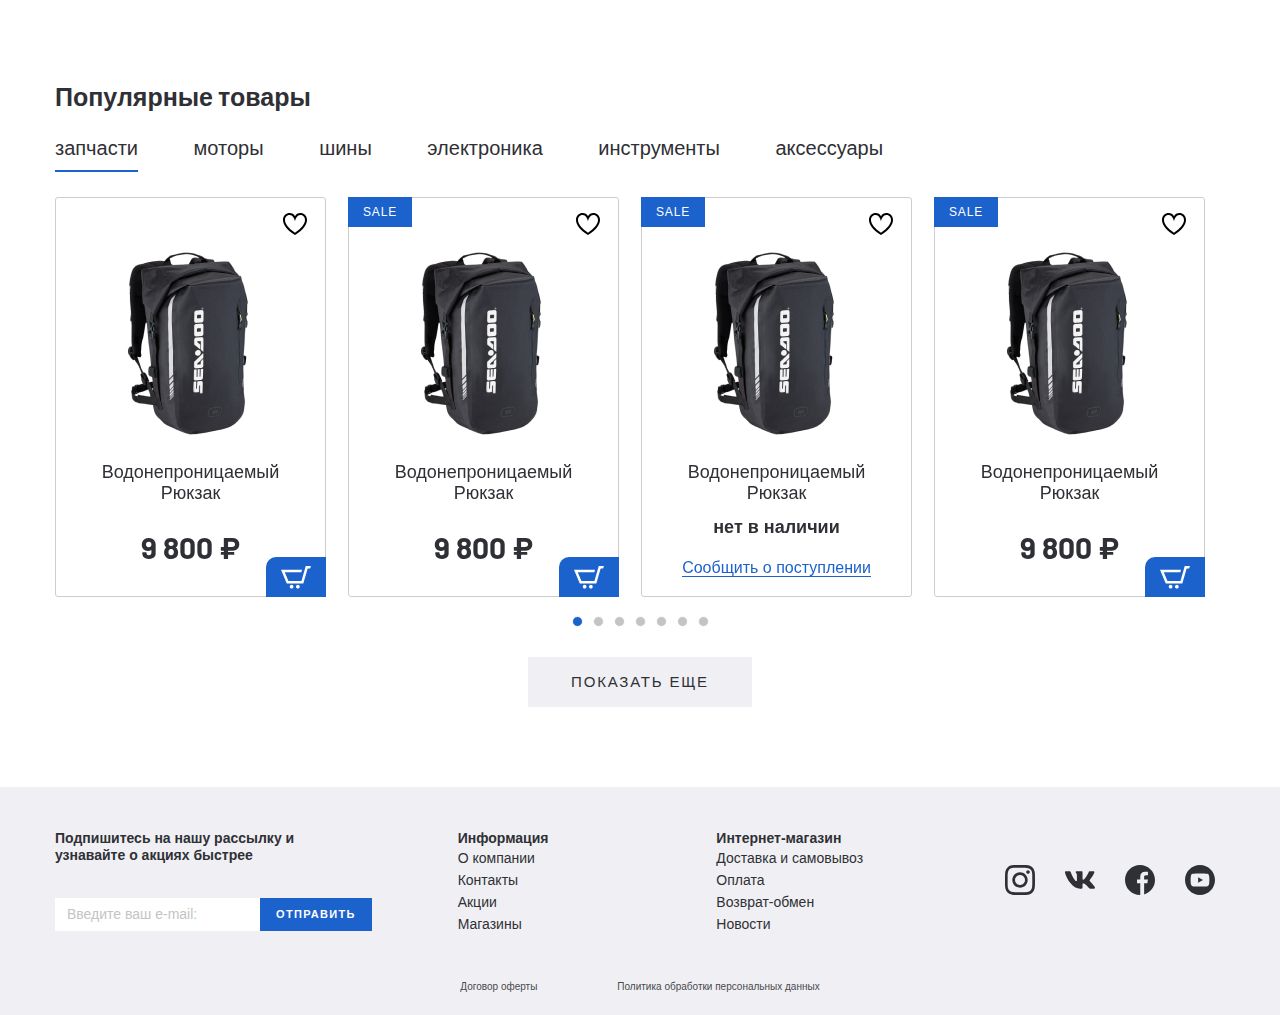
<file: moto.site/product-page.html>
<!DOCTYPE html>
<html lang="ru">

<head>
	<meta charset="UTF-8">
	<meta name="viewport" content="width=device-width, initial-scale=1.0">
	<meta http-equiv="X-UA-Compatible" content="ie=edge">
	<title>Document</title>
	<link href="https://fonts.googleapis.com/css2?family=Barlow:wght@400;700&display=swap" rel="stylesheet">
	<link rel="stylesheet" href="css/normalize.css">
	<link rel="stylesheet" href="css/slick.css">
	<link rel="stylesheet" href="css/fonts.css">
	<link rel="stylesheet" href="css/ion.rangeSlider.min.css">
	<link rel="stylesheet" href="css/jquery.formstyler.css">
	<link rel="stylesheet" href="css/jquery.formstyler.theme.css">
	<link rel="stylesheet" href="css/jquery.rateyo.min.css">
	<link rel="stylesheet" href="css/style.css">
	<link rel="stylesheet" href="css/media.css">
</head>

<body>
	<header class="header">
		<div class="header__top">
			<div class="container">
				<div class="header__top-inner">
					<nav class="menu">
						<button class="menu__btn">
							<div class="menu__btn-line"></div>
							<div class="menu__btn-line"></div>
							<div class="menu__btn-line"></div>
						</button>
						<ul class="menu__list">
							<li class="menu__item">
								<a class="menu__link" href="#">Магазины</a>
							</li>
							<li class="menu__item">
								<a class="menu__link" href="#">Акции</a>
							</li>
							<li class="menu__item">
								<a class="menu__link" href="#">Доставка и оплата</a>
							</li>
						</ul>
					</nav>
					<a class="logo" href="#">
						<img class="logo__img" src="images/logo.png" alt="">
					</a>
					<div class="header__box">
						<p class="header__address">Москва, ул. Науки 25</p>
						<ul class="user-list">
							<li class="user-list__item">
								<a class="user-list__link" href="#">
									<img src="images/icons/heart.svg" alt="">
								</a>
							</li>
							<li class="user-list__item">
								<a class="user-list__link" href="#">
									<img src="images/icons/user.svg" alt="">
								</a>
							</li>
							<li class="user-list__item basket">
								<a class="user-list__link" href="#">
									<img src="images/icons/basket.svg" alt="">
									<p class="basket__num">1</p>
								</a>
							</li>
						</ul>
					</div>
				</div>
			</div>
		</div>
		<ul class="menu-mobile__list">
			<li class="menu-mobile__item">
				<a class="menu-mobile__link" href="#">
					<img class="menu-mobile__img" src="images/icons/user.svg" alt="">
					<p>Войти</p>
				</a>
			</li>
			<li class="menu-mobile__item">
				<a class="menu-mobile__link" href="#">
					<img class="menu-mobile__img" src="images/icons/user.svg" alt="">
					<p>Регистрация</p>
				</a>
			</li>
			<li class="menu-mobile__item">
				<a class="menu-mobile__link" href="#">
					<img class="menu-mobile__img" src="images/icons/heart.svg" alt="">
					<p>Избранное</p>
				</a>
			</li>
			<li class="menu-mobile__item">
				<a class="menu-mobile__link" href="#">
					<img class="menu-mobile__img" src="images/icons/basket.svg" alt="">
					<p>Корзина</p>
				</a>
			</li>
			<li class="menu-mobile__item">
				<a class="menu-mobile__link" href="#">
					<img class="menu-mobile__img" src="images/icons/house.svg" alt="">
					<p>Магазины</p>
				</a>
			</li>
			<li class="menu-mobile__item">
				<a class="menu-mobile__link" href="#">
					<img class="menu-mobile__img" src="images/icons/percent.svg" alt="">
					<p>Акции</p>
				</a>
			</li>
			<li class="menu-mobile__item">
				<a class="menu-mobile__link" href="#">
					<img class="menu-mobile__img" src="images/icons/box.svg" alt="">
					<p>Доставка и оплата</p>
				</a>
			</li>
			<li class="menu-mobile__item">
				<a class="menu-mobile__link" href="#">
					<p>Квадроциклы</p>
				</a>
			</li>
			<li class="menu-mobile__item">
				<a class="menu-mobile__link" href="#">
					<p>Катера</p>
				</a>
			</li>
			<li class="menu-mobile__item">
				<a class="menu-mobile__link" href="#">
					<p>Гидроциклы</p>
				</a>
			</li>
			<li class="menu-mobile__item">
				<a class="menu-mobile__link" href="#">
					<p>Лодки</p>
				</a>
			</li>
			<li class="menu-mobile__item">
				<a class="menu-mobile__link" href="#">
					<p>Вездеходы</p>
				</a>
			</li>
			<li class="menu-mobile__item">
				<a class="menu-mobile__link" href="#">
					<p>Снегоходы</p>
				</a>
			</li>
			<li class="menu-mobile__item">
				<a class="menu-mobile__link" href="#">
					<p>Двигатели</p>
				</a>
			</li>
			<li class="menu-mobile__item">
				<a class="menu-mobile__link" href="#">
					<p>Запчасти</p>
				</a>
			</li>
		</ul>

		<div class="menu__mobile-linewrapper">
			<ul class="menu__mobile-line">
				<li class="menu__item">
					<a class="menu__link" href="#">Магазины</a>
				</li>
				<li class="menu__item">
					<a class="menu__link" href="#">Акции</a>
				</li>
				<li class="menu__item">
					<a class="menu__link" href="#">Доставка и оплата</a>
				</li>
			</ul>
		</div>

		<div class="header__bottom">
			<div class="container">
				<ul class="menu-categories">
					<li class="menu-categories__item">
						<a class="menu-categories__link" href="#">Квадроциклы</a>
					</li>
					<li class="menu-categories__item">
						<a class="menu-categories__link" href="#">Катера</a>
					</li>
					<li class="menu-categories__item">
						<a class="menu-categories__link" href="#">Гидроциклы</a>
					</li>
					<li class="menu-categories__item">
						<a class="menu-categories__link" href="#">Лодки</a>
					</li>
					<li class="menu-categories__item">
						<a class="menu-categories__link" href="#">Вездеходы</a>
					</li>
					<li class="menu-categories__item">
						<a class="menu-categories__link" href="#">Снегоходы</a>
					</li>
					<li class="menu-categories__item">
						<a class="menu-categories__link" href="#">Двигатели</a>
					</li>
					<li class="menu-categories__item">
						<a class="menu-categories__link" href="#">Запчасти</a>
					</li>
				</ul>
			</div>
		</div>
	</header>

	<div class="breadcrumbs">
		<div class="container">
			<div class="breadcrumbs__inner">
				<ul class="breadcrumbs__list mobile-overflow">
					<li class="breadcrumbs__list-item">
						<a href="#">Главная</a>
					</li>
					<li class="breadcrumbs__list-item">
						<span>Гидроциклы</span>
					</li>
				</ul>
			</div>
		</div>
	</div>

	<section class="product-card">
		<div class="container">
			<div class="product-card__inner">
				<div class="product-card__img-box product-item--sale">
					<img class="product-card__img" src="images/content/gidrotsikl-large.png" alt="">
					<p class="product-card__price-old">
						1 200 475 ₽
					</p>
					<p class="product-card__price-new">
						1 100 475 ₽
					</p>
					<a class="product-card__link" href="">Нашли дешевле? Снизим цену!</a>
					<div class="product-card__btn product-card__btn-mobile">
						<button>купить</button>
					</div>
				</div>
				<div class="product-card__content">
					<h1 class="product-card__title">
						Гидроцикл BRP SeaDoo GTI 155hp SE Long Blue Metallic
					</h1>
					<p class="product-card__code">
						Код товара: 366666-2
					</p>
					<div class="product-card__buttons">
						<a class="product-card__icon-favorite" href="#">
							<img src="images/icons/heart.svg" alt="">
						</a>
						<a class="product-card__icon-comparison" href="#">
							<img src="images/icons/comparison.svg" alt="">
						</a>
						<a class="rate" href="#">
							<div class="rate-yo" data-rateyo-rating="4"></div>
						</a>
					</div>
					<div class="tabs-wrapper product-card__tabs">
						<div class="tabs">
							<a class="tab product-card__tab tab--active" href="#product-1">Характеристики</a>
							<a class="tab product-card__tab" href="#product-2">Наличие в магазине</a>
						</div>
						<div class="tabs-container">
							<div id="product-1" class="tabs-content product-card__tab-content tabs-content--active">
								<ul class="product-card__list">
									<li class="product-card__item">
										<div class="product-card__item-left">Производитель</div>
										<div class="product-card__item-right">Канада</div>
									</li>
									<li class="product-card__item">
										<div class="product-card__item-left">Количество мест, шт:</div>
										<div class="product-card__item-right">3</div>
									</li>
									<li class="product-card__item">
										<div class="product-card__item-left">Мощность, л.с.</div>
										<div class="product-card__item-right">155</div>
									</li>
									<li class="product-card__item">
										<div class="product-card__item-left">Тип двигателя</div>
										<div class="product-card__item-right">Бензиновый</div>
									</li>
									<li class="product-card__item">
										<div class="product-card__item-left">Год выпуска</div>
										<div class="product-card__item-right"> 2018</div>
									</li>
								</ul>
								<a class="product-card__more" href="#">Показать еще</a>
								<div class="product-card__btn">
									<button>купить</button>
								</div>
							</div>
							<div id="product-2" class="tabs-content product-card__tab-content">
								content-2
							</div>
						</div>
					</div>
				</div>
			</div>
		</div>
	</section>

	<section class="card__tabs">
		<div class="container">
			<div class="tabs-wrapper">
				<div class="tabs card__tab-box mobile-overflow">
					<a class="tab card__tab" href="#product-card__tabs-1">О товаре</a>
					<a class="tab card__tab" href="#product-card__tabs-2">Характеристики</a>
					<a class="tab card__tab" href="#product-card__tabs-3">Отзывы</a>
					<a class="tab card__tab tab--active" href="#product-card__tabs-4">Самовывоз</a>
					<a class="tab card__tab" href="#product-card__tabs-5">Доставка</a>
					<a class="tab card__tab" href="#product-card__tabs-6">Cервис</a>
					<a class="tab card__tab" href="#product-card__tabs-7">Гарантия</a>
				</div>
			</div>
			<div class="tabs-container">
				<div id="product-card__tabs-1" class="card__tab-content tabs-content">content</div>
				<div id="product-card__tabs-2" class="card__tab-content tabs-content">content</div>
				<div id="product-card__tabs-3" class="card__tab-content tabs-content">content</div>
				<div id="product-card__tabs-4" class="card__tab-content tabs-content--active">
					<form>
						<div class="card__top-line">
							<label class="card__label-search">Магазин
								<input class="card__input-search" type="text">
							</label>
							<label class="card__label-pickup">
								<input class="filter-style" type="radio" name="pickup">
								Забрать сегодня
							</label>
							<label class="card__label-pickup">
								<input class="filter-style" type="radio" name="pickup" checked>
								Забрать в течение недели
							</label>
						</div>
						<ul class="card__list">
							<li class="card__list-item card__list-itemtitle">
								<div class="card__list-address">Адрес</div>
								<div class="card__list-workhours">Режим работы</div>
								<div class="card__list-available">Доступно</div>
								<div class="card__list-num">Количество</div>
								<div class="card__list-btn"></div>
							</li>
							<li class="card__list-item">
								<div class="card__list-address">Москва, ул. Науки 25</div>
								<div class="card__list-workhours">
									<div class="workhours">
										<span>пн-сб:</span><span>08:00-19:00</span>
									</div>
									<div class="workhours">
										<span>вс:</span><span>09:00-17:00</span>
									</div>
								</div>
								<div class="card__list-available">В наличии</div>
								<div class="card__list-num">1</div>
								<div class="card__list-btn">
									<button type="submit">купить</button>
								</div>
							</li>
							<li class="card__list-item">
								<div class="card__list-address">Москва, ул. Южная 134</div>
								<div class="card__list-workhours">
									<div class="workhours">
										<span>пн-сб:</span><span>08:00-19:00</span>
									</div>
									<div class="workhours">
										<span>вс:</span><span>09:00-17:00</span>
									</div>
								</div>
								<div class="card__list-available">В наличии</div>
								<div class="card__list-num">2</div>
								<div class="card__list-btn">
									<button type="submit">купить</button>
								</div>
							</li>
							<li class="card__list-item">
								<div class="card__list-address">Санкт-Петербург, <br>ул. Красная 19</div>
								<div class="card__list-workhours">
									<div class="workhours">
										<span>пн-сб:</span><span>08:00-19:00</span>
									</div>
									<div class="workhours">
										<span>вс:</span><span>09:00-17:00</span>
									</div>
								</div>
								<div class="card__list-available">Нет в наличии</div>
								<div class="card__list-num">0</div>
								<div class="card__list-btn">
									<button type="submit">купить</button>
								</div>
							</li>
							<li class="card__list-item">
								<div class="card__list-address">Киев, ул Шевченко 167</div>
								<div class="card__list-workhours">
									<div class="workhours">
										<span>пн-сб:</span><span>08:00-19:00</span>
									</div>
									<div class="workhours">
										<span>вс:</span><span>09:00-17:00</span>
									</div>
								</div>
								<div class="card__list-available">Нет в наличии</div>
								<div class="card__list-num">0</div>
								<div class="card__list-btn">
									<button type="submit">купить</button>
								</div>
							</li>
						</ul>
					</form>
				</div>
				<div id="product-card__tabs-5" class="card__tab-content tabs-content">content
				</div>
				<div id="product-card__tabs-6" class="card__tab-content tabs-content">content</div>
				<div id="product-card__tabs-7" class="card__tab-content tabs-content">content</div>
			</div>
		</div>
	</section>

	<section class="products">
		<div class="container">
			<div class="products__inner">
				<h3 class="products__title">
					Популярные товары
				</h3>
				<div class="tabs-wrapper">
					<div class="tabs products__tabs mobile-overflow">
						<a class="tab products__tab tab--active" href="#products-tab-1">запчасти</a>
						<a class="tab products__tab" href="#products-tab-2">моторы</a>
						<a class="tab products__tab" href="#products-tab-3">шины</a>
						<a class="tab products__tab" href="#products-tab-4">электроника</a>
						<a class="tab products__tab" href="#products-tab-5">инструменты</a>
						<a class="tab products__tab" href="#products-tab-6">аксессуары</a>
					</div>
				</div>
				<div class="tabs-container products__container">
					<div id="products-tab-1" class="tabs-content products__content tabs-content--active">
					</div>
					<div class="product-slider">
						<div class="product-slider__item">
							<div class="product-item__wrapper">
								<button class="product-item__favorite"></button>
								<button class="product-item__basket">
									<img src="images/icons/basket-white.svg" alt="">
								</button>
								<a class="product-item__notify-link" href="#">
									<span>Сообщить о поступлении</span>
								</a>
								<a class="product-item" href="#">
									<p class="product-item__hover-text">
										посмотреть товар
									</p>
									<img class="product-item__img" src="images/content/product-1.png" alt="">
									<h4 class="product-item__title">
										Водонепроницаемый Рюкзак
									</h4>
									<p class="price product-item__price">
										9 800 ₽
									</p>
									<p class="product-item__notify-text">
										нет в наличии
									</p>
								</a>
							</div>
						</div>
						<div class="product-slider__item">
							<div class="product-item__wrapper">
								<button class="product-item__favorite"></button>
								<button class="product-item__basket">
									<img src="images/icons/basket-white.svg" alt="">
								</button>
								<a class="product-item__notify-link" href="#">
									<span>Сообщить о поступлении</span>
								</a>
								<a class="product-item product-item--sale" href="#">
									<p class="product-item__hover-text">
										посмотреть товар
									</p>
									<img class="product-item__img" src="images/content/product-1.png" alt="">
									<h4 class="product-item__title">
										Водонепроницаемый Рюкзак
									</h4>
									<p class="price product-item__price">
										9 800 ₽
									</p>
									<p class="product-item__notify-text">
										нет в наличии
									</p>
								</a>
							</div>
						</div>
						<div class="product-slider__item">
							<div class="product-item__wrapper product-item__not-available">
								<button class="product-item__favorite"></button>
								<button class="product-item__basket">
									<img src="images/icons/basket-white.svg" alt="">
								</button>
								<a class="product-item__notify-link" href="#">
									<span>Сообщить о поступлении</span>
								</a>
								<a class="product-item product-item--sale" href="#">
									<p class="product-item__hover-text">
										посмотреть товар
									</p>
									<img class="product-item__img" src="images/content/product-1.png" alt="">
									<h4 class="product-item__title">
										Водонепроницаемый Рюкзак
									</h4>
									<p class="price product-item__price">
										9 800 ₽
									</p>
									<p class="product-item__notify-text">
										нет в наличии
									</p>
								</a>
							</div>
						</div>
						<div class="product-slider__item">
							<div class="product-item__wrapper">
								<button class="product-item__favorite"></button>
								<button class="product-item__basket">
									<img src="images/icons/basket-white.svg" alt="">
								</button>
								<a class="product-item__notify-link" href="#">
									<span>Сообщить о поступлении</span>
								</a>
								<a class="product-item product-item--sale" href="#">
									<p class="product-item__hover-text">
										посмотреть товар
									</p>
									<img class="product-item__img" src="images/content/product-1.png" alt="">
									<h4 class="product-item__title">
										Водонепроницаемый Рюкзак
									</h4>
									<p class="price product-item__price">
										9 800 ₽
									</p>
									<p class="product-item__notify-text">
										нет в наличии
									</p>
								</a>
							</div>
						</div>
						<div class="product-slider__item">
							<div class="product-item__wrapper">
								<button class="product-item__favorite"></button>
								<button class="product-item__basket">
									<img src="images/icons/basket-white.svg" alt="">
								</button>
								<a class="product-item__notify-link" href="#">
									<span>Сообщить о поступлении</span>
								</a>
								<a class="product-item product-item--sale" href="#">
									<p class="product-item__hover-text">
										посмотреть товар
									</p>
									<img class="product-item__img" src="images/content/product-1.png" alt="">
									<h4 class="product-item__title">
										Водонепроницаемый Рюкзак
									</h4>
									<p class="price product-item__price">
										9 800 ₽
									</p>
									<p class="product-item__notify-text">
										нет в наличии
									</p>
								</a>
							</div>
						</div>
						<div class="product-slider__item">
							<div class="product-item__wrapper">
								<button class="product-item__favorite"></button>
								<button class="product-item__basket">
									<img src="images/icons/basket-white.svg" alt="">
								</button>
								<a class="product-item__notify-link" href="#">
									<span>Сообщить о поступлении</span>
								</a>
								<a class="product-item product-item--sale" href="#">
									<p class="product-item__hover-text">
										посмотреть товар
									</p>
									<img class="product-item__img" src="images/content/product-1.png" alt="">
									<h4 class="product-item__title">
										Водонепроницаемый Рюкзак
									</h4>
									<p class="price product-item__price">
										9 800 ₽
									</p>
									<p class="product-item__notify-text">
										нет в наличии
									</p>
								</a>
							</div>
						</div>
						<div class="product-slider__item">
							<div class="product-item__wrapper">
								<button class="product-item__favorite"></button>
								<button class="product-item__basket">
									<img src="images/icons/basket-white.svg" alt="">
								</button>
								<a class="product-item__notify-link" href="#">
									<span>Сообщить о поступлении</span>
								</a>
								<a class="product-item product-item--sale" href="#">
									<p class="product-item__hover-text">
										посмотреть товар
									</p>
									<img class="product-item__img" src="images/content/product-1.png" alt="">
									<h4 class="product-item__title">
										Водонепроницаемый Рюкзак
									</h4>
									<p class="price product-item__price">
										9 800 ₽
									</p>
									<p class="product-item__notify-text">
										нет в наличии
									</p>
								</a>
							</div>
						</div>
					</div>
					<div id="products-tab-2" class="tabs-content products__content">
						<div class="product-slider">
							<div class="product-slider__item">
								<div class="product-item__wrapper">
									<button class="product-item__favorite"></button>
									<button class="product-item__basket">
										<img src="images/icons/basket-white.svg" alt="">
									</button>
									<a class="product-item__notify-link" href="#">
										<span>Сообщить о поступлении</span>
									</a>
									<a class="product-item" href="#">
										<p class="product-item__hover-text">
											посмотреть товар
										</p>
										<img class="product-item__img" src="images/content/product-1.png" alt="">
										<h4 class="product-item__title">
											Водонепроницаемый Рюкзак
										</h4>
										<p class="price product-item__price">
											9 800 ₽
										</p>
										<p class="product-item__notify-text">
											нет в наличии
										</p>
									</a>
								</div>
							</div>
							<div class="product-slider__item">
								<div class="product-item__wrapper">
									<button class="product-item__favorite"></button>
									<button class="product-item__basket">
										<img src="images/icons/basket-white.svg" alt="">
									</button>
									<a class="product-item__notify-link" href="#">
										<span>Сообщить о поступлении</span>
									</a>
									<a class="product-item product-item--sale" href="#">
										<p class="product-item__hover-text">
											посмотреть товар
										</p>
										<img class="product-item__img" src="images/content/product-1.png" alt="">
										<h4 class="product-item__title">
											Водонепроницаемый Рюкзак
										</h4>
										<p class="price product-item__price">
											9 800 ₽
										</p>
										<p class="product-item__notify-text">
											нет в наличии
										</p>
									</a>
								</div>
							</div>
							<div class="product-slider__item">
								<div class="product-item__wrapper product-item__not-available">
									<button class="product-item__favorite"></button>
									<button class="product-item__basket">
										<img src="images/icons/basket-white.svg" alt="">
									</button>
									<a class="product-item__notify-link" href="#">
										<span>Сообщить о поступлении</span>
									</a>
									<a class="product-item product-item--sale" href="#">
										<p class="product-item__hover-text">
											посмотреть товар
										</p>
										<img class="product-item__img" src="images/content/product-1.png" alt="">
										<h4 class="product-item__title">
											Водонепроницаемый Рюкзак
										</h4>
										<p class="price product-item__price">
											9 800 ₽
										</p>
										<p class="product-item__notify-text">
											нет в наличии
										</p>
									</a>
								</div>
							</div>
							<div class="product-slider__item">
								<div class="product-item__wrapper">
									<button class="product-item__favorite"></button>
									<button class="product-item__basket">
										<img src="images/icons/basket-white.svg" alt="">
									</button>
									<a class="product-item__notify-link" href="#">
										<span>Сообщить о поступлении</span>
									</a>
									<a class="product-item product-item--sale" href="#">
										<p class="product-item__hover-text">
											посмотреть товар
										</p>
										<img class="product-item__img" src="images/content/product-1.png" alt="">
										<h4 class="product-item__title">
											Водонепроницаемый Рюкзак
										</h4>
										<p class="price product-item__price">
											9 800 ₽
										</p>
										<p class="product-item__notify-text">
											нет в наличии
										</p>
									</a>
								</div>
							</div>
							<div class="product-slider__item">
								<div class="product-item__wrapper">
									<button class="product-item__favorite"></button>
									<button class="product-item__basket">
										<img src="images/icons/basket-white.svg" alt="">
									</button>
									<a class="product-item__notify-link" href="#">
										<span>Сообщить о поступлении</span>
									</a>
									<a class="product-item product-item--sale" href="#">
										<p class="product-item__hover-text">
											посмотреть товар
										</p>
										<img class="product-item__img" src="images/content/product-1.png" alt="">
										<h4 class="product-item__title">
											Водонепроницаемый Рюкзак
										</h4>
										<p class="price product-item__price">
											9 800 ₽
										</p>
										<p class="product-item__notify-text">
											нет в наличии
										</p>
									</a>
								</div>
							</div>
							<div class="product-slider__item">
								<div class="product-item__wrapper">
									<button class="product-item__favorite"></button>
									<button class="product-item__basket">
										<img src="images/icons/basket-white.svg" alt="">
									</button>
									<a class="product-item__notify-link" href="#">
										<span>Сообщить о поступлении</span>
									</a>
									<a class="product-item product-item--sale" href="#">
										<p class="product-item__hover-text">
											посмотреть товар
										</p>
										<img class="product-item__img" src="images/content/product-1.png" alt="">
										<h4 class="product-item__title">
											Водонепроницаемый Рюкзак
										</h4>
										<p class="price product-item__price">
											9 800 ₽
										</p>
										<p class="product-item__notify-text">
											нет в наличии
										</p>
									</a>
								</div>
							</div>
							<div class="product-slider__item">
								<div class="product-item__wrapper">
									<button class="product-item__favorite"></button>
									<button class="product-item__basket">
										<img src="images/icons/basket-white.svg" alt="">
									</button>
									<a class="product-item__notify-link" href="#">
										<span>Сообщить о поступлении</span>
									</a>
									<a class="product-item product-item--sale" href="#">
										<p class="product-item__hover-text">
											посмотреть товар
										</p>
										<img class="product-item__img" src="images/content/product-1.png" alt="">
										<h4 class="product-item__title">
											Водонепроницаемый Рюкзак
										</h4>
										<p class="price product-item__price">
											9 800 ₽
										</p>
										<p class="product-item__notify-text">
											нет в наличии
										</p>
									</a>
								</div>
							</div>
						</div>
					</div>
					<div id="products-tab-3" class="tabs-content products__content">slider-3</div>
					<div id="products-tab-4" class="tabs-content products__content">slider-4</div>
					<div id="products-tab-5" class="tabs-content products__content">slider-5</div>
					<div id="products-tab-6" class="tabs-content products__content">slider-6</div>
				</div>
				<div class="products__more">
					<a class="products__more-link" href="#">Показать еще</a>
				</div>
			</div>
		</div>
	</section>

	<footer class="footer">
		<div class="container">
			<div class="footer__top">
				<div class="footer__top-inner">
					<div class="footer__top-item footer__top-newsletter">
						<h6 class="footer__top-title">
							Подпишитесь на нашу рассылку
							и узнавайте о акциях быстрее
						</h6>
						<form class="footer-form">
							<input class="footer-form__input" type="text" placeholder="Введите ваш e-mail:">
							<button class="footer-form__btn" type="submit">Отправить</button>
						</form>
					</div>
					<div class="footer__top-item footer__top-itemdrop">
						<h6 class="footer__top-title footer__topdrop">
							Информация
						</h6>
						<ul class="footer-list">
							<li class="footer-list__item"><a href="#">О компании</a></li>
							<li class="footer-list__item"><a href="#">Контакты</a></li>
							<li class="footer-list__item"><a href="#">Акции</a></li>
							<li class="footer-list__item"><a href="#">Магазины</a></li>
						</ul>
					</div>
					<div class="footer__top-item">
						<h6 class="footer__top-title footer__topdrop">
							Интернет-магазин
						</h6>
						<ul class="footer-list">
							<li class="footer-list__item"><a href="#">Доставка и самовывоз</a></li>
							<li class="footer-list__item"><a href="#">Оплата</a></li>
							<li class="footer-list__item"><a href="#">Возврат-обмен</a></li>
							<li class="footer-list__item"><a href="#">Новости</a></li>
						</ul>
					</div>
					<div class="footer__top-item footer__top-social">
						<ul class="sotial-list">
							<li class="sotial-list__item">
								<a href="#">
									<img src="images/icons/instagram.svg" alt="">
								</a>
							</li>
							<li class="sotial-list__item">
								<a href="#">
									<img src="images/icons/vkontakte.svg" alt="">
								</a>
							</li>
							<li class="sotial-list__item">
								<a href="#">
									<img src="images/icons/facebook.svg" alt="">
								</a>
							</li>
							<li class="sotial-list__item">
								<a href="#">
									<img src="images/icons/youtube.svg" alt="">
								</a>
							</li>
						</ul>
					</div>
				</div>
			</div>
			<div class="footer__bottom">
				<a class="footer__bottom-link" href="#">
					Договор оферты
				</a>
				<a class="footer__bottom-link" href="#">
					Политика обработки персональных данных
				</a>
			</div>
		</div>
	</footer>

	<script src="https://ajax.googleapis.com/ajax/libs/jquery/3.4.1/jquery.min.js"></script>
	<script src="js/slick.min.js"></script>
	<script src="js/ion.rangeSlider.min.js"></script>
	<script src="js/jquery.formstyler.min.js"></script>
	<script src="js/jquery.rateyo.min.js"></script>
	<script src="js/main.js"></script>
</body>

</html>
</file>
<file: moto.site/css/fonts.css>
@font-face{
	font-family: 'SFProDisplay-Regular', sans-serif;
	src: url('../fonts/SFProDisplay-Regular.woff2') format('woff2'),
	url('../fonts/SFProDisplay-Regular.woff') format('woff');
	font-weight: 400;
	font-style: normal;
	font-display: swap;
}
@font-face{
	font-family: 'SFProDisplay-Medium', sans-serif;
	src: url('../fonts/SFProDisplay-Medium.woff2') format('woff2'),
	url('../fonts/SFProDisplay-Medium.woff') format('woff');
	font-weight: 500;
	font-style: normal;
	font-display: swap;
}
@font-face{
	font-family: 'SFProDisplay-Semibold', sans-serif;
	src: url('../fonts/SFProDisplay-Semibold.woff2') format('woff2'),
	url('../fonts/SFProDisplay-Semibold.woff') format('woff');
	font-weight: 600;
	font-style: normal;
	font-display: swap;
}
@font-face{
	font-family: 'SFProDisplay-Bold', sans-serif;
	src: url('../fonts/SFProDisplay-Bold.woff2') format('woff2'),
	url('../fonts/SFProDisplay-Bold.woff') format('woff');
	font-weight: 700;
	font-style: normal;
	font-display: swap;
}
</file>
<file: moto.site/css/style.css>
html {
	box-sizing: border-box;
}
*,
*::before,
*::after {
	box-sizing: inherit;
}
a {
	text-decoration: none;
	color: inherit;
	display: inline-block;
}
ul,
li {
	margin: 0;
	padding: 0;
	list-style: none;
}
h1,
h2,
h3,
h4,
h5,
h6 {
	margin: 0;
}
p {
	margin: 0;
}
body {
	color: #2f3035;
	font-family: "SFProDisplay-Regular", sans-serif;
	font-size: 20px;
	line-height: 24px;
	font-weight: 400;
	overflow-x: hidden;
	min-width: 320px;
}
.container {
	max-width: 1200px;
	padding: 0 15px;
	margin: 0 auto;
}
.page-section {
	margin-bottom: 80px;
}

.header__top-inner {
	display: flex;
	justify-content: space-between;
	align-items: center;
	min-height: 122px;
	font-family: "SFProDisplay-Bold", sans-serif;
	font-weight: 700;
}
.menu__item {
	display: inline-block;
}
.menu__item {
	padding-left: 10px;
}
.menu__item + .menu__item {
	padding-left: 50px;
}
.header__box {
	display: flex;
}
.menu__btn {
	display: none;
}
.header__address {
	margin-right: 60px;
	width: 265px;
	padding-left: 30px;
	position: relative;
}
.header__address::before {
	content: "";
	position: absolute;
	background-image: url("../images/icons/address.svg");
	width: 30px;
	height: 30px;
	left: 0;
	top: -10px;
}
.menu-mobile__list {
	width: 243px;
	box-shadow: 0px 0px 20px rgba(0, 0, 0, 0.15);
	transform: translateX(-100%);
	transition: all 0.3s;
	position: absolute;
	z-index: 10;
	background-color: #fff;
}
.menu__mobile-linewrapper {
	display: none;
}
.menu-mobile__list--active {
	transform: translateX(0%);
}
.menu-mobile__item {
	position: relative;
	border-bottom: 1px solid rgba(0, 0, 0, 0.1);
}
.menu-mobile__link {
	display: block;
	padding-left: 53px;
	padding-top: 36px;
}
.menu-mobile__img {
	position: absolute;
	left: 11px;
	bottom: 0;
}
.user-list {
	margin-right: 15px;
	display: flex;
	align-items: center;
}
.user-list__item {
	padding-right: 10px;
}
.basket {
	position: relative;
}
.basket__num {
	position: absolute;
	font-family: "SFProDisplay-Medium", sans-serif;
	font-weight: 500;
	color: #fff;
	font-size: 10px;
	line-height: 20px;
	width: 20px;
	height: 20px;
	background-color: #1c62cd;
	border-radius: 50%;
	text-align: center;
	bottom: -5px;
	right: -5px;
}
.header__bottom {
	margin-bottom: 80px;
}
.menu-categories {
	background: #f0f0f4;
	display: flex;
	justify-content: space-around;
	align-items: center;
	min-height: 53px;
}
.menu-categories__link {
	transition: all 0.5s;
	font-weight: 500;
	padding: 15px 0 14px;
	position: relative;
	color: #3d3e43;
}
.menu-categories__link::before {
	content: "";
	position: absolute;
	width: 0;
	left: auto;
	right: 0;
	background-color: #1c62cd;
	height: 3px;
	bottom: -2px;
	transition: all 0.3s;
}
.menu-categories__link:hover {
	color: #000000;
}
.menu-categories__link:hover::before {
	width: 100%;
	left: 0;
	right: auto;
}
.banner-section__inner {
	display: flex;
	justify-content: space-between;
}
.banner-section__slider {
	max-width: 870px;
}
.banner-section__slider-img {
	object-fit: cover;
	min-width: 400px;
}
.banner-section__slider-btn,
.product-slider__slider-btn {
	position: absolute;
	top: 50%;
	transform: translate(-50%);
	background-color: transparent;
	border: none;
	margin: 0;
	padding: 0;
	z-index: 5;
	cursor: pointer;
}
.banner-section__slider-btnprev {
	left: 20px;
	outline: none;
}
.banner-section__slider-btnnext {
	right: 20px;
	outline: none;
}
.slick-dots {
	position: absolute;
	bottom: 40px;
	left: 0;
	right: 0;
	text-align: center;
	outline: none;
}
.slick-dots li {
	display: inline-block;
	padding: 0 5px;
}
.slick-dots button {
	padding: 0;
	margin: 0;
	font-size: 0;
	width: 11px;
	height: 11px;
	border: 1px solid #fff;
	border-radius: 50%;
	background-color: transparent;
	outline: none;
}
.slick-dots .slick-active button {
	background-color: #1c62cd;
}
.slick-active li button {
	background-color: #fff;
}
.sale-item {
	max-width: 265px;
	text-align: center;
	border: 1px solid #cdcdcd;
	border-radius: 3px;
	display: flex;
	flex-direction: column;
	justify-content: space-between;
}
.sale-item__top {
	display: flex;
	justify-content: space-between;
	align-items: flex-start;
}
.sale-item__info {
	color: #fff;
	background-color: #1c62cd;
	padding: 8px 20px;
	text-transform: uppercase;
	font-size: 12px;
	line-height: 15px;
	letter-spacing: 0.1em;
}
.price {
	font-family: "Barlow", sans-serif;
	position: relative;
}

.sale-item__price {
	text-align: right;
}

.aside__btn {
	display: none;
}
.sale-item__price-new {
	font-weight: 700;
	font-size: 25px;
	line-height: 32px;
	color: #1c62cd;
	margin-right: 8px;
	padding-right: 20px;
}
.sale-item__price-new::after {
	content: "";
	background-image: url("../images/icons/rubl_big.svg");
	position: absolute;
	right: 0;
	top: 8px;
	width: 15px;
	height: 18px;
}
.sale-item__price-old {
	font-size: 14px;
	line-height: 17px;
	color: #c4c4c4;
	margin-right: 15px;
	background-image: url("../images/icons/old-line.svg");
	padding: 2px 5px;
	background-repeat: no-repeat;
	display: inline-block;
}
.sale-item__price-old::after {
	content: "";
	background-image: url("../images/icons/rubl_little.svg");
	position: absolute;
	right: -8px;
	top: 7px;
	width: 8px;
	height: 10px;
}
.sale-item__footer {
	background-color: #f0f0f4;
	padding: 25px 15px;
	font-size: 18px;
	line-height: 21px;
}
.sale-item__footer span {
	font-family: "Barlow", sans-serif;
	display: block;
	color: #1c62cd;
	font-weight: 700;
}
.sale-item__title {
	font-family: "SFProDisplay-Bold", sans-serif;
	font-weight: 700;
	font-size: 18px;
	line-height: 21px;
	color: #2f3035;
	margin: 7px 15px;
}
.sale-item__img {
	object-fit: contain;
}
.search__tabs {
	margin-bottom: 25px;
}
.search__tabs-item {
	padding: 11px 26px 12px;
}
.search__tabs-item.tab--active {
	border-radius: 5px;
	background: #f0f0f4;
	font-weight: 700;
	font-family: "SFProDisplay-Bold", sans-serif;
}
.tabs-content {
	display: none;
}
.tabs-content.tabs-content--active {
	display: block;
}
.search__content-form {
	display: flex;
}
.search__content-input {
	background: #f0f0f4;
	border-radius: 3px 0 0 3px;
	border: none;
	padding: 5px 20px;
	font-size: 16px;
	line-height: 19px;
	width: 100%;
}
.search__content-input::placeholder {
	color: #656464;
}
.search__content-btn {
	font-family: "SFProDisplay-Bold", sans-serif;
	font-weight: 700;
	font-size: 14px;
	line-height: 17px;
	letter-spacing: 0.12em;
	text-transform: uppercase;
	color: #fff;
	background: #1c62cd;
	border-radius: 0 3px 3px 0;
	padding: 17px 40px;
	border: none;
}
.categories__inner {
	display: flex;
	justify-content: space-between;
	flex-wrap: wrap;
}
.categories__item {
	margin-bottom: 30px;
	border: 1px solid #cdcdcd;
	border-radius: 3px;
	width: 370px;
	display: flex;
	padding: 20px 20px 16px;
	justify-content: space-between;
	transition: all 0.3s;
}
.categories__item-info {
	width: 50%;
	display: flex;
	flex-direction: column;
	justify-content: space-between;
}
.categories__item-img {
	text-align: center;
	width: 50%;
}
.categories__item-img img {
	max-width: 100%;
}
.categories__item-title {
	font-weight: 700;
	font-size: 23px;
	line-height: 28px;
	font-family: "Barlow", sans-serif;
	transition: all 0.3s;
}
.categories__item:hover {
	box-shadow: 3px 3px 20px rgba(50, 50, 50, 0.25);
}
.categories__item:hover .categories__item-title {
	color: #1c62cd;
}
.categories__item-text {
	font-size: 14px;
	line-height: 17px;
	color: #c4c4c4;
}
.categories__item-text::after {
	content: url("../images/link-arrow.svg");
	padding-left: 4px;
	padding-top: 1px;
}
.product-item__wrapper {
	position: relative;
	width: 271px;
	transition: all 0.3s;
}
.product-item__wrapper.product-item__wrapper--list {
	width: 100%;
}
.product-item {
	min-height: 400px;
	border: 1px solid #cdcdcd;
	border-radius: 3px;
	text-align: center;
	padding: 45px 20px 30px;
	width: 100%;
}
.product-item__title {
	font-weight: 400;
	padding: 14px 0 25px;
	font-size: 18px;
	line-height: 21px;
}
.product-item__favorite {
	position: absolute;
	top: 16px;
	right: 19px;
	width: 24px;
	height: 22px;
	background-color: transparent;
	border: none;
	outline: none;
	z-index: 5;
}
.product-item__favorite::before {
	content: "";
	position: absolute;
	width: 24px;
	height: 22px;
	top: 0;
	left: 0;
	background-image: url("../images/icons/favorite.svg");
}
.product-item__favorite--active::before {
	background-image: url("../images/icons/favorite-active.svg");
}
.product-item__basket {
	position: absolute;
	width: 60px;
	height: 40px;
	background-color: #fff;
	background: #1c62cd;
	border-radius: 10px 0px 0px 0px;
	border: none;
	bottom: 0;
	right: 0;
	outline: none;
	padding-top: 7px;
	cursor: pointer;
}
.product-item__price {
	font-weight: 700;
	font-size: 30px;
	line-height: 36px;
}
.product-item__hover-text {
	padding: 18px 21px;
	background-color: rgba(255, 255, 255, 0.9);
	box-shadow: 0px 0px 15px rgba(0, 0, 0, 0.2);
	border-radius: 3px;
	position: absolute;
	display: inline-block;
	top: 30%;
	opacity: 0;
	transition: all 0.3s;
}
.product-item:hover .product-item__hover-text {
	opacity: 1;
	color: #2f3035;
}
.product-item:hover {
	box-shadow: 3px 3px 20px rgba(50, 50, 50, 0.25);
	color: #1c62cd;
}
.product-item:hover .product-item__notify-text {
	color: #2f3035;
}
.product-item--sale::before {
	content: "SALE";
	padding: 8px 15px;
	background-color: #1c62cd;
	position: absolute;
	left: 0;
	top: 0;
	text-transform: uppercase;
	color: #fff;
	font-size: 12px;
	letter-spacing: 0.07em;
	line-height: 14px;
}
.product-item__wrapper.product-item__not-available .product-item__price {
	display: none;
}
.product-item__notify-text {
	display: none;
	font-weight: 700;
	font-size: 18px;
	line-height: 21px;
}
.product-item__wrapper.product-item__not-available .product-item__notify-text {
	display: block;
}
.product-item__wrapper.product-item__not-available .product-item__basket {
	display: none;
}
.product-item__notify-link {
	display: none;
}
.product-item__wrapper.product-item__not-available .product-item__title {
	padding-bottom: 13px;
}
.product-item__wrapper.product-item__not-available .product-item__notify-link {
	display: block;
	position: absolute;
	bottom: 20px;
	left: 0;
	right: 0;
	text-align: center;
	font-size: 16px;
	line-height: 19px;
	color: #1c62cd;
}
.product-item__wrapper.product-item__not-available .product-item__notify-link span {
	border-bottom: 1px solid #1c62cd;
}
.products__title {
	font-weight: 700;
	font-size: 25px;
	line-height: 30px;
	font-family: "Barlow", sans-serif;
	margin-bottom: 25px;
}
.products__tab + .products__tab {
	margin-left: 50px;
}
.products__tabs {
	margin-bottom: 25px;
}
.products__tab {
	padding-bottom: 10px;
}
.products__tab.tab--active {
	border-bottom: 2px solid #1c62cd;
}
.product-slider__slider-btnprev {
	left: -30px;
	outline: none;
}
.product-slider__slider-btnnext {
	right: -30px;
	outline: none;
}
.slick-slide img {
	display: inline;
}
.products {
	margin-bottom: 80px;
}
.products__more {
	text-align: center;
	margin: 35px 0 0px;
}
.products__more-link {
	line-height: 18px;
	letter-spacing: 0.12em;
	font-size: 15px;
	text-transform: uppercase;
	background: #f0f0f4;
	padding: 16px 43px;
	display: inline-block;
}
.banner {
	margin-bottom: 80px;
}
.footer {
	background: #f0f0f4;
}
.footer__bottom {
	padding: 46px 0 22px;
	display: flex;
	justify-content: center;
}
.footer__bottom-link {
	font-size: 10px;
	line-height: 12px;
	color: #48494d;
	margin: 0 40px;
}
.footer__top {
	padding-top: 43px;
}
.footer__top-inner {
	display: flex;
	justify-content: space-between;
}
.footer__top-newsletter.footer__top-item {
	width: 294px;
	margin-right: 50px;
}
.footer__top-title {
	font-weight: 700;
	font-size: 14px;
	line-height: 17px;
}
.footer-form {
	margin-top: 34px;
	display: flex;
	justify-content: space-between;
}
.footer-form__input {
	background-color: #fff;
	border: none;
	font-size: 14px;
	line-height: 17px;
	padding: 0 12px;
}
.footer-form__input::placeholder {
	color: #c4c4c4;
}
.footer-form__btn {
	text-transform: uppercase;
	padding: 10px 16px;
	font-family: "SFProDisplay-Semibold", sans-serif;
	font-weight: 600;
	font-size: 11px;
	line-height: 13px;
	letter-spacing: 0.12em;
	color: #fff;
	background-color: #1c62cd;
	border: none;
}
.footer__top-item {
	width: 200px;
}
.footer-list {
	font-size: 14px;
	line-height: 22px;
}
.footer__top-social.footer__top-item {
	width: 250px;
}
.sotial-list {
	display: flex;
	align-items: center;
	height: 100%;
}
.sotial-list__item {
	margin-left: 30px;
}

.breadcrumbs {
	margin-bottom: 40px;
}
.breadcrumbs__list-item {
	display: inline-block;
	padding-right: 16px;
	margin-right: 10px;
	position: relative;
	font-size: 15px;
	line-height: 18px;
	color: #c4c4c4;
}
.breadcrumbs__list-item::after {
	content: "";
	position: absolute;
	right: 0;
	background-image: url("../images/link-arrow.svg");
	width: 6px;
	height: 9px;
	bottom: 4px;
}
.breadcrumbs__list-item:last-child::after {
	display: none;
}
.catalog {
	margin-bottom: 100px;
}
.catalog__title {
	font-weight: 700;
	font-family: "SFProDisplay-Bold", sans-serif;
	font-size: 30px;
	line-height: 36px;
	margin-bottom: 26px;
}
.catalog__filter {
	display: flex;
	justify-content: space-between;
	margin-bottom: 50px;
}
.catalog__filter-items button {
	font-size: 14px;
	line-height: 17px;
	opacity: 0.7;
	background: #f0f0f4;
	border-radius: 3px;
	border: none;
	padding: 5px 22px;
	cursor: pointer;
}
.catalog__filter-items button + button {
	margin-left: 8px;
	cursor: pointer;
}
.catalog__filter-btn button {
	background-color: transparent;
	border: none;
	cursor: pointer;
	margin: 0;
	padding: 0;
}
.catalog__filter-btn {
	display: flex;
	align-items: center;
}
.catalog__filter-btn button + button {
	margin-left: 10px;
}
button.catalog__filter-btngrid {
	width: 26px;
	height: 21px;
}
button.catalog__filter-btnline {
	width: 25px;
	height: 19px;
}
.catalog__filter-button {
	opacity: 0.3;
	outline: none;
}
.catalog__filter-button--active {
	opacity: 1;
}
.select-item {
	border: 1.5px solid #d7d9df;
	font-size: 14px;
	line-height: 17px;
	margin-right: 34px;
	padding: 7px 10px 7px 20px;
}
.catalog__inner {
	display: flex;
}
.catalog__inner-aside {
	min-width: 290px;
	margin-right: 10px;
}
.catalog__inner-list {
	display: flex;
	justify-content: space-between;
	flex-wrap: wrap;
}
.catalog__inner-list .product-item__wrapper {
	margin-bottom: 39px;
}
.product-item__img {
	max-width: 100%;
}
.pagination {
	width: 100%;
	margin-top: 70px;
}
.pagination-list {
	display: flex;
	justify-content: center;
}
.pagination-list__item {
	padding: 6px 12px;
	border: 2px solid transparent;
	margin: 0 4px;
	font-size: 18px;
	line-height: 22px;
	color: #c4c4c4;
	font-family: "Barlow", sans-serif;
}
.pagination-list__item.active {
	border: 2px solid #1c62cd;
	color: #1c62cd;
}
.pagination-list__item a {
	display: block;
}
.aside-filter__tabs {
	display: flex;
	justify-content: space-between;
}
.aside-filter__tab {
	font-size: 16px;
	line-height: 19px;
	letter-spacing: 0.09em;
	text-transform: uppercase;
	color: #c4c4c4;
	width: 50%;
}
.aside-filter__tab.tab--active {
	color: #2f3035;
	font-weight: 700;
}
.aside-filter__tab.tab--active span {
	display: inline-block;
	padding-bottom: 5px;
	border-bottom: 2px solid #1c62cd;
}
.aside-filter__item-drop {
	margin: 40px 0;
}
.aside-filter__item-title {
	font-family: "SFProDisplay-Semibold", sans-serif;
	font-weight: 600;
	font-size: 16px;
	line-height: 19px;
	padding-left: 26px;
}
.filter__item-drop {
	position: relative;
	cursor: pointer;
}
.filter__item-drop::before {
	content: "";
	background-image: url("../images/icons/arrow-down.svg");
	position: absolute;
	left: 0;
	bottom: 5px;
	width: 12px;
	height: 8px;
}
.filter__item-drop--active::before {
	transform: rotate(180deg);
}
.aside-filter__content {
	display: flex;
	flex-wrap: wrap;
	margin-top: 10px;
}
.aside-filter__content-box {
	width: 50%;
	margin-top: 10px;
}
.aside-filter__content-label {
	font-size: 14px;
	line-height: 17px;
	cursor: pointer;
}
.jq-checkbox,
.jq-radio {
	background-color: #fff;
	width: 14px;
	height: 14px;
	border-radius: 1px;
	box-shadow: none;
	vertical-align: -1px;
	margin: 0px 8px 0px 0px;
}
.jq-checkbox.checked,
.jq-radio.checked {
	background: #1c62cd;
	border: 1px solid #1c62cd;
}
.jq-checkbox.checked .jq-checkbox__div {
	width: 8px;
	height: 6px;
	margin: 3px 0 0 2px;
	border-bottom: none;
	border-left: none;
	transform: rotate(0);
	background-image: url("../images/icons/checked.svg");
}
.jq-radio.checked .jq-radio__div {
	width: 0;
	height: 0;
	margin: 0;
	border-radius: 0;
	background: transparent;
	box-shadow: none;
}
.aside-filter__content.aside-filter__content-radio {
	flex-wrap: nowrap;
}
.irs--flat {
	width: 100%;
	margin-top: -15px;
}
.irs--flat .irs-from,
.irs--flat .irs-to,
.irs--flat .irs-single {
	display: none;
}
.irs--flat .irs-min,
.irs--flat .irs-max {
	top: 55px;
	padding: 0;
	line-height: 17px;
	text-decoration: underline;
	font-size: 14px;
	color: #2f3035;
	font-family: "Barlow", sans-serif;
	text-shadow: none;
	background-color: transparent;
	border-radius: 0;
	visibility: visible !important;
	padding-left: 27px;
}
.irs-min::before,
.irs-max::before {
	position: absolute;
	font-size: 14px;
	line-height: 17px;
	color: #c4c4c4;
	left: 0;
}
.irs-min::before {
	content: "от";
}
.irs-max::before {
	content: "до";
}
.irs--flat .irs-line {
	top: 25px;
	height: 1px;
	background-color: #e0e0e0;
	border-radius: 0;
}
.irs--flat .irs-bar {
	top: 25px;
	height: 3px;
	background-color: #1c62cd;
}
.irs--flat .irs-handle {
	top: 22px;
	width: 8px;
	height: 8px;
	background-color: #1c62cd;
	border-radius: 50%;
}
.irs--flat .irs-handle > i:first-child,
.irs--flat .irs-handle:hover > i:first-child {
	background-color: transparent;
}
.aside-filter__item-list {
	margin: 55px 0 40px;
}
.filter__item-list {
	padding-top: 25px;
	border-bottom: 2px solid #c4c4c4;
	display: flex;
	justify-content: space-between;
}
.filter__item-listtitle {
	font-family: "SFProDisplay-Semibold", sans-serif;
	font-weight: 600;
	font-size: 16px;
	line-height: 19px;
	padding-bottom: 14px;
	padding-left: 26px;
}
.filter__item-listselect {
	font-family: "Barlow", sans-serif;
	font-size: 14px;
	line-height: 17px;
	color: #48494d;
}
.jq-selectbox__select {
	font-family: "Barlow", sans-serif;
	font-size: 14px;
	line-height: 17px;
	color: #48494d;
	height: 20px;
	padding: 0 25px 0 10px;
	border: none;
	border-radius: 0;
	background: transparent;
	box-shadow: none;
	text-shadow: none;
}
.jq-selectbox__trigger-arrow {
	position: absolute;
	top: 14px;
	right: 12px;
	width: 0;
	height: 0;
	border: none;
}
.jq-selectbox__trigger {
	background-image: url(../images/icons/arrow-down.svg);
	top: 6px;
	right: 9px;
	bottom: 5px;
	width: 12px;
	height: 8px;
	border-left: none;
}
.jq-selectbox__select:hover,
.jq-selectbox__select:active {
	background: transparent;
	box-shadow: none;
}
.jq-selectbox.focused .jq-selectbox__select {
	border: none;
}
.jq-selectbox__dropdown {
	font-family: "Barlow", sans-serif;
	width: 100%;
	margin: 2px 0 0;
	padding: 0;
	border: 1px solid #e0e0e0;
	box-shadow: none;
	font-size: 14px;
	line-height: 17px;
	border-radius: 3px;
	top: 20px;
}
.jq-selectbox li {
	color: rgba(0, 0, 0, 0.6);
}
.jq-selectbox li.selected,
.jq-selectbox li.selected .sel,
.jq-selectbox li:hover {
	background: rgba(107, 126, 172, 0.05);
	color: rgba(0, 0, 0, 0.6);
}
.filter-more {
	width: 100%;
}
.filter-more__btn {
	border: none;
	border-bottom: 1px solid #1c62cd;
	background-color: transparent;
	font-size: 14px;
	line-height: 17px;
	color: #1c62cd;
	margin-top: 15px;
	padding: 0;
}
.filter-search {
	width: 100%;
	border: 1px solid #e0e0e0;
	height: 30px;
	padding: 0 20px;
	font-size: 12px;
	line-height: 14px;
	margin: 10px 0;
}
.filter-search:placeholder {
	color: #bdbec2;
}
.btn-checked .aside-filter__content {
	flex-wrap: nowrap;
	justify-content: space-between;
}
.btn-checked .aside-filter__content-box {
	width: auto;
}
.btn-checked .aside-filter__content-label {
	position: relative;
	height: 25px;
	width: 63px;
	font-size: 12px;
	line-height: 14px;
	letter-spacing: 0.07em;
	font-weight: 700;
	color: #c4c4c4;
}
.btn-checked .jq-checkbox {
	height: 25px;
	width: 60px;
	background: #f0f0f4;
	border: none;
}
.btn-checked .jq-checkbox.checked {
	background: #1c62cd;
	color: #fff;
}
.btn-checked .jq-checkbox.checked ~ .btn-checked__text {
	color: #fff;
}
.btn-checked .jq-checkbox.checked .jq-checkbox__div {
	display: none;
}
.btn-checked__text {
	position: absolute;
	top: -7px;
	left: 50%;
	transform: translateX(-57%);
	z-index: 5;
}
.filter-btn__send {
	background: #f0f0f4;
	padding: 16px 85px;
	font-size: 15px;
	line-height: 18px;
	letter-spacing: 0.12em;
	text-transform: uppercase;
	color: #bdbec2;
	border: none;
	cursor: pointer;
	margin-bottom: 15px;
}
.filter-btn__send--active {
	background-color: #1c62cd;
	color: #fff;
	outline: none;
}
.aside-filter__item-btn {
	text-align: center;
}
.filter__extra {
	font-size: 13px;
	line-height: 16px;
	position: relative;
	padding-right: 29px;
	display: inline-block;
	margin-bottom: 15px;
}
.filter__extra::after {
	content: "";
	position: absolute;
	top: 4px;
	right: 0;
	background-image: url(../images/icons/arrow-down.svg);
	width: 12px;
	height: 8px;
}
.filter__extra-content {
	display: none;
}
.filter__extra.filter__item-drop--active::after {
	transform: rotate(180deg);
}
.filter-btn__reset {
	background-color: transparent;
	padding: 0;
	border: none;
	font-size: 13px;
	line-height: 16px;
	display: inline-block;
	border-bottom: 1px solid #c4c4c4;
	font-size: 13px;
	color: #c4c4c4;
}
.product-card {
	margin-bottom: 80px;
}
.product-card__inner {
	display: flex;
	justify-content: space-between;
}
.product-card__img-box {
	width: 500px;
	padding-top: 64px;
	text-align: center;
	position: relative;
}
.product-card__img-box::before {
	font-size: 15px;
	line-height: 18px;
	letter-spacing: 0.12em;
	padding: 13px 25px;
}
.product-card__price-old {
	font-family: "Barlow", sans-serif;
	font-size: 30px;
	line-height: 36px;
	opacity: 0.6;
	display: inline-block;
	margin-bottom: 6px;
	background-image: url("../images/icons/old-line2.svg");
	background-repeat: no-repeat;
	background-size: cover;
}
.product-card__price-new {
	font-family: "Barlow", sans-serif;
	font-weight: 700;
	font-size: 40px;
	line-height: 48px;
	margin-bottom: 17px;
}
.product-card__link {
	font-size: 15px;
	line-height: 18px;
	color: #1c62cd;
}
.product-card__content {
	width: 570px;
}
.product-card__title {
	font-weight: 700;
	font-size: 30px;
	line-height: 36px;
	font-family: "SFProDisplay-Bold", sans-serif;
	margin-bottom: 10px;
}
.product-card__code {
	font-size: 15px;
	line-height: 18px;
	opacity: 0.6;
	margin-bottom: 21px;
}
.product-card__buttons {
	margin-bottom: 50px;
}
.product-card__tab {
	opacity: 0.6;
	padding-bottom: 5px;
	padding-right: 17px;
	margin-bottom: 5px;
}
.product-card__tab + .product-card__tab {
	padding-left: 17px;
}
.product-card__tab.tab--active {
	opacity: 1;
	border-bottom: 2px solid #1c62cd;
	font-weight: bold;
	font-family: "SFProDisplay-Bold", sans-serif;
}
.product-card__item {
	padding: 15px 0 6px;
	border-bottom: 1px solid rgba(47, 48, 53, 0.1);
	display: flex;
	justify-content: space-between;
}
.product-card__item-left {
	padding-right: 15px;
}
.product-card__item-right {
	width: 125px;
}
.product-card__more {
	font-size: 14px;
	line-height: 17px;
	color: #1c62cd;
	border-bottom: 1px solid #1c62cd;
	margin-bottom: 40px;
}
.product-card__list {
	margin-bottom: 20px;
}
.product-card__btn button {
	font-size: 14px;
	line-height: 17px;
	letter-spacing: 0.12em;
	text-transform: uppercase;
	color: #ffffff;
	padding: 16px 56px;
	background: #1c62cd;
	border-radius: 3px;
	border: none;
	cursor: pointer;
}
.product-card__buttons a + a {
	margin-left: 30px;
}
.card__tabs {
	margin-bottom: 100px;
}
.card__tab-box {
	background: #f0f0f4;
	display: flex;
	justify-content: space-around;
	align-items: center;
	padding: 22px 0 20px 0;
	margin-bottom: 50px;
}
.card__tab {
	opacity: 0.6;
	padding-bottom: 4px;
}
.card__tab.tab--active {
	border-bottom: 2px solid #1c62cd;
	opacity: 1;
}
.card__top-line {
	margin-bottom: 10px;
}
.card__label-search {
	line-height: 20px;
	color: rgba(47, 48, 53, 0.7);
	font-size: 17px;
}
.card__input-search {
	background: #f0f0f4;
	border-radius: 3px;
	margin-left: 17px;
	padding: 9px 37px 9px 17px;
	border: none;
	outline: none;
	margin-right: 100px;
}
.card__label-pickup {
	margin-left: 55px;
	font-size: 17px;
	line-height: 20px;
	color: rgba(47, 48, 53, 0.7);
}
.card__list-item {
	padding: 20px 0;
	border-bottom: 1px solid rgba(47, 48, 53, 0.1);
	display: flex;
	font-size: 16px;
	line-height: 22px;
	color: rgba(47, 48, 53, 0.7);
}
.card__list-itemtitle {
	color: rgb(47, 48, 53);
	font-size: 20px;
	line-height: 24px;
}
.card__list-address {
	width: 220px;
	margin-right: 80px;
}
.card__list-workhours {
	width: 157px;
	margin-right: 96px;
}
.workhours {
	display: flex;
	justify-content: space-between;
}
.card__list-available {
	width: 140px;
	margin-right: 60px;
}
.card__list-num {
	width: 104px;
}
.card__list-btn {
	margin-left: auto;
}
.card__list-btn button {
	font-size: 13px;
	line-height: 16px;
	letter-spacing: 0.12em;
	background: #1c62cd;
	border-radius: 3px;
	color: #ffffff;
	text-transform: uppercase;
	border: none;
	padding: 10px 40px 9px;
}
.product-slider .slick-dots {
	bottom: -30px;
}
.product-slider .slick-dots button {
	background-color: #c4c4c4;
}
.product-slider .slick-dots .slick-active button {
	background-color: #1c62cd;
}
.product-card__btn-mobile {
	display: none;
}
.footer_topdrop {
	pointer-events: none;
}
</file>
<file: moto.site/css/media.css>
@media (max-width: 1300px) {
	.products__more {
		margin-top: 60px;
	}
}

@media (max-width: 1200px) {
	.banner-section__slider-img {
		min-height: 380px;
		max-width: 600px;
	}
	.banner-section__inner {
		justify-content: space-around;
	}
	.banner-section__slider {
		max-width: 600px;
	}
	.categories__inner {
		justify-content: space-around;
	}
	.banner__link img {
		width: 100%;
	}
	.catalog__inner-list {
		justify-content: space-around;
	}
	.banner-section__slider-btn,
	.product-slider__slider-btn {
		display: none !important;
	}
}

@media (max-width: 1100px) {
	.menu__item + .menu__item {
		padding-left: 20px;
	}
	.header__address {
		margin-right: 20px;
	}
	.card__input-search {
		margin-right: 0;
	}
}

@media (max-width: 968px) {
	.header__bottom {
		display: none;
	}
	.menu__list {
		display: none;
	}
	.menu__btn {
		display: block;
		background-color: transparent;
		cursor: pointer;
		border: none;
		padding: 0;
	}
	.menu__btn-line {
		width: 34px;
		height: 3px;
		background: #2f3035;
		border-radius: 3px;
		margin: 8px 0;
	}
	.menu__mobile-linewrapper {
		display: block;
		font-weight: bold;
		font-size: 20px;
		line-height: 24px;
		color: #2f3035;
		font-family: "SFProDisplay-Bold", sans-serif;
		background: #f0f0f4;
		overflow-x: scroll;
	}
	.menu__mobile-line {
		padding: 14px 0 14px 15px;
		width: 450px;
	}
	.banner-section__inner {
		margin-top: 25px;
		flex-wrap: wrap;
		justify-content: center;
	}
	.banner-section__slider-item {
		text-align: center;
	}
	.banner-section__slider {
		max-width: 100%;
	}
	.banner-section__slider-img {
		max-width: 100%;
		margin-bottom: 25px;
	}
	.mobile-overflow {
		width: 1000px;
	}
	.catalog__filter-itemsinner,
	.tabs-wrapper,
	.breadcrumbs__inner {
		overflow-x: scroll;
	}
	.tabs-wrapper.tabs-wrapper--no-scroll {
		overflow: hidden;
	}
	.product-card__inner {
		flex-wrap: wrap;
	}
	.product-card__tabs {
		display: none;
	}
	.product-card__content {
		order: -1;
	}
	.product-card__btn-mobile {
		display: block;
		margin-top: 40px;
	}
	.product-card__img-box {
		width: 100%;
	}
}

@media (max-width: 940px) {
	.footer__top-inner {
		flex-wrap: wrap;
		justify-content: space-around;
	}
	.footer__top-item {
		margin-bottom: 25px;
	}
	.catalog__filter-btn button {
		display: none;
	}
	.catalog__filter-btn {
		margin-top: 30px;
	}
	.catalog__filter {
		display: block;
	}
	.card__top-line label {
		display: block;
		width: 100%;
		margin-bottom: 25px;
		margin-left: 0;
	}
	.card__list-item {
		display: block;
	}
	.card__list-item div {
		margin-bottom: 15px;
	}
	.card__list-itemtitle {
		display: none;
	}
}

@media (max-width: 640px) {
	.header__address {
		display: none;
	}
	.banner-section__slider-img {
		min-height: 200px;
	}
	.banner-section .container {
		padding: 0;
	}
	.search__content-btn {
		font-size: 0;
		line-height: 0;
		background-image: url("../images/icons/search.svg");
		width: 24px;
		height: 24px;
		background-color: transparent;
		padding: 17px;
		background-repeat: no-repeat;
		position: absolute;
		right: 8px;
		top: 13px;
	}
	.search__content-input {
		padding-right: 50px;
		height: 50px;
	}
	.search__content-form {
		position: relative;
	}
	.banner__link img {
		min-width: 90px;
		object-fit: cover;
	}
	.categories__inner {
		flex-wrap: wrap;
	}
	.catalog__inner {
		flex-wrap: wrap;
	}
	.aside__btn {
		display: block;
		text-transform: uppercase;
		font-weight: 700;
		text-align: center;
		padding: 15px 0;
		color: white;
		width: 100%;
		background-color: #1c62cd;
		margin-bottom: 30px;
	}
	.aside-filter {
		display: none;
	}
	.product-card__title {
		font-size: 20px;
		line-height: 24px;
	}
	.product-card__buttons a + a {
		margin-left: 0;
	}
	.product-card__img {
		width: 100%;
	}
}

@media (max-width: 540px) {
	.footer__top-item {
		width: 100%;
	}
	.footer__bottom {
		flex-direction: column;
		align-items: center;
	}
	.footer__bottom-link {
		margin: 12px 0;
	}
	.footer__top-inner {
		justify-content: start;
	}
	.footer__top-social.footer__top-item {
		width: 100%;
		border-bottom: none;
	}
	.footer__top-newsletter.footer__top-item {
		margin-right: auto;
		margin-left: auto;
		width: 290px;
		text-align: center;
	}
	.footer__list {
		display: none;
	}
	.social-list {
		justify-content: center;
	}
	.footer__top-title.footer__topdrop {
		font-size: 14px;
		line-height: 18px;
		color: #7f7f7f;
		font-weight: 500;
		padding: 15px 0;
	}
	.footer__top-item {
		border-bottom: 2px solid #f9f9fc;
	}
	.footer__top-itemdrop {
		margin-bottom: 0;
		border-top: 2px solid #f9f9fc;
	}
	.footer__topdrop {
		position: relative;
		pointer-events: auto;
	}
	.footer__topdrop::after {
		content: "";
		position: absolute;
		top: 21px;
		right: 0;
		background-image: url(../images/icons/arrow-down.svg);
		width: 12px;
		height: 8px;
	}
	.footer__topdrop--active::after {
		transform: rotate(180deg);
	}
}

@media (max-width: 440px) {
	.banner-section__slider-img {
		min-height: 164px;
	}
	.categories__item {
		padding: 20px 10px 16px;
	}
	.pagination-list__item {
		margin: 0;
	}
}
</file>
<file: pizza.site/css/style.css>
html {
	box-sizing: border-box;
}
*,
*::before,
*::after {
	box-sizing: inherit;
}
a {
	text-decoration: none;
	color: inherit;
	display: inline-block;
}
ul,
li {
	display: block;
	margin: 0;
	padding: 0;
	list-style: none;
}
h1,
h2,
h3,
h4,
h5,
h6 {
	margin: 0;
}
p {
	margin: 0;
}
body {
	margin: 0;
	height: 100%;
	font-size: 18px;
	line-height: 22px;
	color: #6b6b6b;
	font-family: "Ubuntu", sans-serif;
	font-weight: 400;
	overflow-x: hidden;
	min-width: 320px;
}

.container {
	max-width: 1290px;
	margin: 0 auto;
	overflow: hidden;
	padding: 0 15px;
}
@media (max-width: 1216px) {
	.container {
		max-width: 980px;
	}
}
@media (max-width: 916px) {
	.container {
		max-width: 675px;
	}
}

/* header */
.header {
	position: fixed;
	width: 100%;
	top: 0;
	left: 0;
	z-index: 10;
}
.header::before {
	content: "";
	position: absolute;
	top: 0;
	left: 0;
	width: 100%;
	height: 100%;
	background-color: #fff;
	height: 60px;
	z-index: 2;
	box-shadow: 0px 5px 18px -5px rgba(5, 5, 50, 0.15);
}
.menu-body {
	position: relative;
	display: flex;
	align-items: center;
	justify-content: space-between;
	height: 60px;
}
.menu-img {
	flex: 0 0 50px;
	overflow: hidden;
	margin-right: 30px;
	position: relative;
	z-index: 3;
	margin-top: 4px;
	cursor: pointer;
}
.menu-img img {
	max-width: 100%;
}
.header-burger {
	display: none;
}
.menu-list {
	display: flex;
	position: relative;
	z-index: 2;
}
.menu-list__item {
	margin-right: 30px;
	font-weight: 500;
	font-size: 14px;
	line-height: 16px;
	color: #000000;
}
.menu-btn {
	margin-left: auto;
	position: relative;
	z-index: 2;
}
.menu-btn button {
	font-weight: 500;
	font-size: 14px;
	background: #d91c24;
	color: #ffffff;
	border: none;
	padding: 14px 22px;
	cursor: pointer;
	outline: none;
}
@media (max-width: 616px) {
	body.lock {
		overflow: hidden;
	}
	.header-burger {
		display: block;
		position: relative;
		width: 30px;
		height: 20px;
		position: relative;
		z-index: 3;
	}
	.header-burger span {
		background-color: #000;
		position: absolute;
		width: 100%;
		height: 2px;
		left: 0;
		top: 9px;
		transition: all 0.3s ease 0s;
	}
	.header-burger::before,
	.header-burger::after {
		content: "";
		background-color: #000;
		position: absolute;
		width: 100%;
		height: 2px;
		left: 0;
		transition: all 0.3s ease 0s;
	}
	.header-burger::before {
		top: 0;
	}
	.header-burger::after {
		bottom: 0;
	}
	.header-burger.active span {
		transform: scale(0);
	}
	.header-burger.active::before {
		transform: rotate(45deg);
		top: 9px;
	}
	.header-burger.active::after {
		transform: rotate(-45deg);
		bottom: 9px;
	}
	.menu {
		position: fixed;
		top: -100%;
		left: 0;
		width: 100%;
		height: 100%;
		overflow: auto;
		background-color: #d91c24;
		padding: 80px 20px 20px 20px;
		transition: all 0.3s ease 0s;
	}
	.menu.active {
		top: 0;
	}
	.menu-list {
		display: block;
	}
	.menu-list li {
		padding-bottom: 20px;
	}
	.menu-list__item {
		color: #ffffff;
		font-size: 16px;
		line-height: 18px;
		font-weight: 400;
	}
	.menu-btn {
		display: none;
	}
	.header::before,
	.menu-body {
		height: 60px;
	}
}

/* banner */
.banner {
	padding-top: 80px;
}
@media (max-width: 616px) {
	.banner {
		display: none;
	}
}
.banner-container {
	max-width: 1030px;
	margin: 0 auto;
}
.banner-inner__wrapper {
	display: flex;
	align-items: center;
	margin-left: 50px;
	margin-bottom: 50px;
}
.banner-inner__content {
	margin-right: 10px;
	display: flex;
	min-height: 100%;
}
.banner-inner__content-row {
	display: flex;
	flex-direction: column;
}
.banner-inner__title {
	font-family: "Oswald", sans-serif;
	font-size: 60px;
	line-height: 89px;
	color: #000000;
	margin-bottom: 10px;
}
@media (max-width: 929px) {
	.banner-inner__title {
		font-size: 36px;
		line-height: 53px;
	}
}
@media (max-width: 709px) {
	.banner-inner__title {
		margin-bottom: 5px;
	}
}
.banner-inner__subtitle {
	font-family: "Oswald", sans-serif;
	font-size: 26px;
	line-height: 39px;
	color: #000000;
	margin-bottom: 20px;
}
@media (max-width: 916px) {
	.banner-inner__subtitle {
		font-size: 20px;
		line-height: 30px;
	}
}
@media (max-width: 709px) {
	.banner-inner__subtitle {
		margin-bottom: 10px;
	}
}
.banner-inner__text {
	margin-bottom: 30px;
}
@media (max-width: 916px) {
	.banner-inner__text {
		font-size: 14px;
		line-height: 16px;
	}
}
@media (max-width: 709px) {
	.banner-inner__text {
		margin-bottom: 20px;
	}
}
.banner-inner__icons-row {
	margin-bottom: 40px;
	display: flex;
}
@media (max-width: 709px) {
	.banner-inner__icons-row {
		margin-bottom: 20px;
	}
}
.banner-inner__icon {
	position: relative;
}
.banner-inner__icon-calories::before {
	content: url("../img/icons/calories.svg");
	top: 5px;
	position: absolute;
}
.banner-inner__icon-cheese::before {
	content: url("../img/icons/cheese.svg");
	top: 5px;
	position: absolute;
}
.banner-inner__icon-body {
	margin: 0 50px 0 60px;
}
@media (max-width: 916px) {
	.banner-inner__icon-body {
		margin: 0 30px 0 50px;
	}
}
.banner-inner__icon-body h5 {
	font-family: "Oswald", sans-serif;
	font-size: 18px;
	line-height: 27px;
	color: #000000;
}
.banner-inner__icon-body span {
	font-size: 16px;
	line-height: 18px;
}
.banner-inner__controls {
	display: flex;
	align-items: center;
}
.banner-inner__controls-price {
	font-family: "Oswald", sans-serif;
	font-size: 26px;
	line-height: 39px;
	color: #000000;
	margin-right: 50px;
}
@media (max-width: 929px) {
	.banner-inner__controls-price {
		font-size: 20px;
		line-height: 30px;
	}
}
.button {
	font-weight: 500;
	font-size: 16px;
	line-height: 18px;
	color: #d91c24;
	padding: 15px 30px;
	border: 1px solid #d91c24;
	cursor: pointer;
}
.button:hover {
	color: #fc1e28;
	border: 1px solid #fc1e28;
}
.banner-inner__image {
	position: relative;
	top: 0px;
	cursor: pointer;
	transition: top 150ms ease-out 0s;
}
.banner-inner__image:hover {
	top: 5px;
}
.banner-inner__image img {
	max-width: 100%;
}

/* slider */
.slider {
}
@media (max-width: 616px) {
	.slider {
		margin-top: 80px;
	}
}
.title {
	font-weight: 500;
	font-size: 24px;
	line-height: 28px;
	color: #000000;
	margin-bottom: 30px;
}
@media (max-width: 616px) {
	.title {
		margin-bottom: 10px;
	}
}
@media (max-width: 516px) {
	.title {
		font-size: 20px;
		line-height: 23px;
	}
}
.slider-items {
	margin-bottom: 100px;
}
@media (max-width: 616px) {
	.slider-items {
		margin-bottom: 30px;
	}
}
.slider-items__list {
	position: relative;
}
.slider-items__list .slick-arrow {
	position: absolute;
	top: 50%;
	margin-top: -15px;
	z-index: 5;
	font-size: 0;
	width: 30px;
	height: 30px;
	border: none;
	outline: none;
	cursor: pointer;
}
.slider-items__list .slick-arrow.slick-prev {
	left: 0;
	background: url("../img/arrow-left.svg") 0 0 / 100% no-repeat;
}
.slider-items__list .slick-arrow.slick-next {
	right: 0;
	background: url("../img/arrow-right.svg") 0 0 / 100% no-repeat;
}
.slider-items__list .slick-arrow.slick-disabled {
	opacity: 0.2;
}
.slider-items__list-item {
	display: flex;
	min-width: 300px;
	max-width: 300px;
	padding: 15px;
	margin-right: 30px;
	background: #ffffff;
	box-shadow: 0px 5px 20px -5px rgba(5, 5, 50, 0.15);
	outline: none;
	cursor: pointer;
}
.slider-items__list-item:hover {
	box-shadow: 0px 0px 15px -5px rgba(5, 5, 50, 0.15);
}
.slider-items__list-img {
	width: 120px;
	height: 120px;
}
.slider-items__content {
	display: flex;
	flex-direction: column;
	justify-content: space-between;
	margin: 10px 10px 10px 15px;
}
.card-title {
	font-weight: 500;
	color: #000000;
	font-size: 20px;
	line-height: 23px;
}
.slider-items__btn {
	width: 100%;
}
.slider-items__btn-item {
	min-width: 120px;
	height: 40px;
	font-weight: 500;
	font-size: 14px;
	line-height: 16px;
	color: #d91c24;
	padding: 12px 19px;
	border: 1px solid #d91c24;
	background-color: #ffffff;
	outline: none;
	cursor: pointer;
}
.slick-track {
	display: flex;
}

/* pizza */
.flex-row {
	display: flex;
	flex-wrap: wrap;
	margin: 0 -15px;
}
.flex-column {
	flex: 0 1 25%;
	min-width: 300px;
	padding: 0 15px;
	margin-bottom: 70px;
	max-height: 100%;
	display: flex;
	position: relative;
}
@media (max-width: 1216px) {
	.flex-column {
		flex: 0 1 33.3333%;
	}
}
@media (max-width: 916px) {
	.flex-column {
		flex: 0 1 50%;
	}
}
@media (max-width: 616px) {
	.flex-column {
		flex: 0 1 100%;
		min-width: 250px;
		margin-bottom: 25px;
	}
}
.item {
	display: flex;
}
.item-row {
	display: flex;
	flex-direction: column;
}
@media (max-width: 616px) {
	.item-row {
		display: flex;
		flex-direction: row;
		align-items: center;
	}
}
.card-content {
	flex: 1 1 auto;
}
@media (max-width: 616px) {
	.card-image {
		flex: 0 0 200px;
		margin-bottom: none;
		margin-right: 20px;
	}
	@media (max-width: 516px) {
		.card-image {
			flex: 0 0 100px;
		}
	}
}
.card-image {
	position: relative;
	top: 0px;
	cursor: pointer;
	transition: top 150ms ease-out 0s;
}
.card-image:hover {
	top: 3px;
}
.card-image img {
	max-width: 100%;
}
.card-title {
	margin-bottom: 20px;
}
@media (max-width: 616px) {
	.card-title {
		margin-bottom: 10px;
	}
}
@media (max-width: 516px) {
	.card-title {
		font-size: 14px;
		line-height: 16px;
	}
}
.card-text {
	margin-bottom: 10px;
}
@media (max-width: 916px) {
	.card-text {
		font-size: 14px;
		line-height: 16px;
	}
}
@media (max-width: 616px) {
	.card-text {
		margin-bottom: 20px;
	}
}
@media (max-width: 516px) {
	.card-text {
		margin-bottom: 15px;
		font-size: 12px;
		line-height: 14px;
	}
}
.button-mobile {
	display: none;
}
.card-button {
	display: flex;
	align-items: center;
	justify-content: space-between;
}
@media (max-width: 616px) {
	.card-button {
		display: none;
	}
}
.card-button h4 {
	font-weight: 500;
	font-size: 16px;
	line-height: 18px;
	color: #000000;
}
@media (max-width: 616px) {
	.button-mobile {
		display: block;
		text-align: center;
		width: 114px;
		height: 28px;
		font-weight: 400;
		font-size: 14px;
		line-height: 16px;
		color: #d91c24;
		padding: 5px 15px;
		border: 1px solid #d91c24;
	}
}

/* footer */
.footer {
	background: #6b6b6b;
	padding: 31px 0;
}
@media (max-width: 616px) {
	.footer {
		padding: 20px 0;
	}
}
.content {
	display: flex;
	justify-content: space-between;
	align-items: center;
}
.text {
	display: flex;
	font-weight: 500;
	font-size: 16px;
	line-height: 18px;
	color: #d8d8d8;
}
@media (max-width: 416px) {
	.text {
		flex-direction: column;
		font-weight: 400;
		font-size: 14px;
		line-height: 16px;
		color: #d8d8d8;
	}
}
.copyright {
	margin-right: 30px;
}
@media (max-width: 416px) {
	.copyright {
		margin-bottom: 5px;
	}
}
.sotial-list {
	display: flex;
}
.sotial-item {
	margin-right: 10px;
}

.popup {
	-webkit-overflow-scrolling: touch;
	background-color: rgba(0, 0, 0, 0.7);
	display: none;
	position: fixed !important;
	top: 0;
	left: 0;
	width: 100%;
	height: 100%;
	overflow: auto;
	z-index: 100;
}
.popup.active .popup-content {
	-ms-transform: scale(1);
	-webkit-transform: scale(1);
	transform: scale(1);
}
.popup.show {
	display: block;
}
.popup.show .popup-content {
	-ms-transform: scale(1);
	-webkit-transform: scale(1);
	transform: scale(1);
}
.popup-table {
	height: 100%;
	table-layout: fixed;
}
.popup-table > .cell {
	height: 100%;
	vertical-align: middle;
	padding: 150px 10px;
}
@media (max-width: 516px) {
	.popup-table > .cell {
		padding: 0px;
	}
}
.popup-content {
	-ms-transform: scale(0);
	-webkit-transform: scale(0);
	transform: scale(0);
	-webkit-transition: all 0.3s ease 0s;
	-o-transition: all 0.3s ease 0s;
	transition: all 0.3s ease 0s;
	position: relative;
	max-width: 700px;
	margin: 0px auto;
	background-color: #fff;
}
.popup-close {
	width: 20px;
	height: 20px;
	position: absolute;
	top: 10px;
	right: 10px;
	cursor: pointer;
	background: url("../img/icons/close.svg") 0 0 no-repeat;
}
.popup-close:hover {
	top: 12px;
	transition: top 100ms ease-out 0s;
}
.popup-form {
	padding: 20px;
}
.form-input {
	display: flex;
}
@media (max-width: 516px) {
	.form-input {
		flex-direction: column;
		width: 100%;
		height: 100%;
	}
}
.popup-left {
	flex: 0 1 50%;
}
@media (max-width: 516px) {
	.popup-left {
		margin: 0 auto;
		padding-bottom: 10px;
		display: block;
	}
}
.image {
	max-width: 100%;
}
.image-l {
	display: block;
	max-width: 100%;
}
.image-l.active {
	display: none;
}
.image-b {
	display: none;
	max-width: 100%;
}
.image-b.active {
	display: block;
}
.popup-right {
	flex: 0 1 50%;
	display: flex;
	flex-direction: column;
	justify-content: space-between;
	margin-left: 30px;
}
@media (max-width: 516px) {
	.popup-right {
		margin-left: 0px;
	}
}
.popup-title {
	font-size: 18px;
	font-weight: 500;
	margin-bottom: 10px;
}
@media (max-width: 616px) {
	.popup-title {
		font-size: 16px;
	}
}
.popup-txt {
	font-size: 14px;
	margin-bottom: 10px;
}
@media (max-width: 616px) {
	.popup-txt {
		font-size: 12px;
	}
}
.popup-toggle {
	display: flex;
	align-items: center;
	justify-content: space-around;
	height: 30px;
	width: 100%;
	background: #e2e0e0;
	cursor: pointer;
}
@media (max-width: 616px) {
	.popup-toggle {
		height: 26px;
	}
}
@media (max-width: 516px) {
	.popup-toggle {
		margin-bottom: 50px;
	}
}
.toggle-left-bg {
	display: none;
	flex: 0 1 48%;
	justify-content: center;
	align-items: center;
	font-size: 14px;
	text-align: center;
	height: 30px;
}
@media (max-width: 616px) {
	.toggle-left-bg {
		height: 26px;
		font-size: 12px;
	}
}
.toggle-left-bg.active {
	display: flex;
}
.toggle-right-bg {
	display: flex;
	flex: 0 1 48%;
	display: flex;
	justify-content: center;
	align-items: center;
	font-size: 14px;
	text-align: center;
	height: 30px;
}
@media (max-width: 616px) {
	.toggle-right-bg {
		height: 26px;
		font-size: 12px;
	}
}
.toggle-right-bg.active {
	display: none;
}
.toggle-left {
	flex: 0 1 48%;
	display: flex;
	justify-content: center;
	align-items: center;
	background: #fff;
	box-shadow: rgba(5, 5, 5, 0.1) 0px 5px 10px;
	height: 26px;
	font-size: 14px;
	text-align: center;
}
@media (max-width: 616px) {
	.toggle-left {
		height: 22px;
		font-size: 12px;
	}
}
.toggle-left.active {
	display: none;
}
.toggle-right {
	display: none;
	flex: 0 1 48%;
	justify-content: center;
	align-items: center;
	background: #fff;
	box-shadow: rgba(5, 5, 5, 0.1) 0px 5px 10px;
	height: 26px;
	font-size: 14px;
}
@media (max-width: 616px) {
	.toggle-right {
		height: 22px;
		font-size: 12px;
	}
}
.toggle-right.active {
	display: flex;
}
.form-button {
	background: #fc1e28;
	height: 27px;
}
.form-btn {
	width: 100%;
	background: #d91c24;
	border: none;
	color: #fff;
	outline: none;
	padding: 5px;
	cursor: pointer;
}
span.big {
	display: none;
}
span.big.active {
	display: inline;
}
span.little.active {
	display: none;
}
</file>
<file: cuba.site/cuba/css/style.css>
*,
*::before,
*::after {
	box-sizing: border-box;
}
a {
	text-decoration: none;
	color: inherit;
	display: inline-block;
}
ul {
	list-style: none;
}
body {
	color: #505050;
	font-family: "Lato", sans-serif;
	font-size: 16px;
	line-height: 28px;
	font-weight: 400;
}
.container {
	max-width: 1200px;
	padding: 0 15px;
	margin: 0 auto;
}
.container-content {
	max-width: 970px;
	margin: 0 auto;
}
.section-line {
	border-bottom: 1px solid rgba(208, 212, 216, 0.5);
}
.title {
	font-family: Georgia;
	font-size: 32px;
	line-height: 38px;
	text-align: center;
	color: #4e5665;
	font-weight: 400;
}

.header__top {
	height: 100vh;
	background-repeat: no-repeat;
	background-size: cover;
	background-position: center;
	padding: 40px;
}
.header__top-inner {
	font-family: Georgia;
	border: 2px solid #ecb84c;
	border-bottom: none;
	display: flex;
	flex-direction: column;
	height: 100%;
	color: #fff;
}
.header__title {
	font-weight: 700;
	font-size: 200px;
	line-height: 227px;
	margin: auto;
	text-shadow: 0px 4px 4px rgba(0, 0, 0, 0.5);
}
.header__text {
	font-size: 24px;
	line-height: 27px;
	text-shadow: 0px 2px 1px rgba(0, 0, 0, 0.5);
	display: flex;
	white-space: nowrap;
	align-items: center;
	margin-bottom: -12px;
}
.header__text::after,
.header__text::before {
	content: "";
	border-top: 2px solid #ecb84c;
	width: 100%;
}
.header__text::after {
	margin-left: 30px;
}
.header__text::before {
	margin-right: 30px;
}
.menu {
	border-bottom: 1px solid rgba(208, 212, 216, 0.5);
}
.menu__list {
	display: flex;
	justify-content: center;
	align-items: center;
}
.menu__list-link {
	padding: 24px 10px 20px;
	color: #909090;
	font-weight: bold;
	font-size: 14px;
	line-height: 19px;
	margin: 0 6px;
	border-bottom: 4px solid transparent;
	transition: all 0.5s;
}
.menu__list-link:hover {
	color: #4e5665;
	border-bottom: 4px solid #ecb84c;
}
.reason {
	padding: 80px 0 0;
}
.reason__title {
	margin-bottom: 22px;
}
.reason__link {
	text-align: right;
}
.reason__link a {
	font-weight: 700;
	align-items: center;
	color: #ecb84c;
	margin-bottom: 50px;
}
.reason__statistics {
	display: flex;
	justify-content: space-around;
	align-items: center;
	text-align: center;
	padding-bottom: 80px;
}
.reason__statistics-num {
	margin-top: 32px;
	font-weight: 700;
	font-size: 22px;
	line-height: 30px;
	color: #4e5665;
}
.reason__statistics-text {
	font-weight: 700;
	font-size: 14px;
	line-height: 17px;
	color: #909090;
}
.about {
	padding: 80px 0 0;
}
.about__title {
	margin-bottom: 13px;
}
.about__text {
	margin-bottom: 72px;
}
.about__item {
	margin-bottom: 100px;
	padding: 70px 0;
	background-repeat: no-repeat;
	background-position: right;
}
.about__box {
	padding: 33px 40px;
	background-color: #fff;
	position: relative;
	max-width: 470px;
}
.about__box::after,
.about__box::before {
	content: "";
	position: absolute;
	width: 33px;
	height: 33px;
}
.about__box::before {
	background-image: url(../images/decor-left.svg);
	top: 19px;
	left: 19px;
}
.about__box::after {
	border-bottom: 2px solid #ecb84c;
	border-right: 2px solid #ecb84c;
	right: 19px;
	bottom: 19px;
}
.about__box-title {
	font-family: Georgia;
	font-size: 24px;
	line-height: 25px;
	color: #4e5665;
	margin-bottom: 20px;
}
.about__item:nth-child(even) {
	background-position: left;
}
.about__item:nth-child(even) .about__box {
	margin-left: auto;
}
.about__item:nth-child(even) .about__box::after {
	border-right: none;
	border-left: 2px solid #ecb84c;
	left: 19px;
}
.about__item:nth-child(even) .about__box::before {
	left: auto;
	right: 19px;
	background-image: none;
	border-top: 2px solid #ecb84c;
	border-right: 2px solid #ecb84c;
}
.about__preview-title {
	margin-bottom: 38px;
}
.about__preview-text {
	margin: 53px auto 80px;
}
.about__images-box {
	padding-top: 73px;
	position: relative;
}
.about__dot {
	width: 32px;
	height: 32px;
	border-radius: 50%;
	background-color: rgba(255, 214, 0, 0.75);
	position: absolute;
	cursor: pointer;
}
.about__dot--1 {
	top: 190px;
	left: 148px;
}
.about__dot--2 {
	top: 190px;
	right: 650px;
}
.about__dot--3 {
	top: 138px;
	right: 338px;
}
.about__dot--4 {
	bottom: 30px;
	right: 288px;
}
.about__dot::after {
	content: "";
	position: absolute;
	width: 10px;
	height: 10px;
	border-radius: 50%;
	background-color: #ffd600;
	top: 50%;
	left: 50%;
	transform: translate(-50%, -50%);
}
.about__dot::before {
	content: "";
	position: absolute;
	background-image: url("../images/line.svg");
	width: 244px;
	height: 122px;
	top: -117px;
	left: 27px;
	display: none;
}
.about__dot-text {
	font-weight: 700;
	font-size: 14px;
	line-height: 28px;
	position: absolute;
	top: -140px;
	left: 150px;
	white-space: nowrap;
	display: none;
}
.about__dot:hover::before {
	display: block;
}
.about__dot:hover .about__dot-text {
	display: block;
}
.photo {
	padding: 80px 0;
}
.photo-title {
	margin-bottom: 42px;
}
.photo-text {
	padding-bottom: 48px;
	margin-bottom: 56px;
	position: relative;
}
.photo-text::after {
	content: "";
	position: absolute;
	width: 270px;
	height: 1px;
	background-color: rgba(208, 212, 216, 0.5);
	bottom: 0;
	margin: 0 auto;
	left: 0;
	right: 0;
}
.photo-slider {
	max-width: 640px;
	margin: auto;
	filter: drop-shadow(0px 2px 24px rgba(0, 0, 0, 0.3));
}
.slick-arrow {
	outline: none;
	border: none;
	border-radius: 50px;
	width: 40px;
	height: 40px;
	background-color: #ecb84c;
	cursor: pointer;
	position: absolute;
	top: 50%;
	transform: translateY(-50%);
	z-index: 5;
}
.slick-prev {
	left: -20px;
}
.slick-next {
	right: -20px;
}
.footer {
	background: #f8f8f8;
	padding: 55px 0 32px;
}
.footer__items {
	display: flex;
	justify-content: space-between;
}
.footer__item {
	width: 140px;
}
.footer__item--company {
	width: 300px;
	padding-left: 180px;
}
.footer__item--blog {
	width: 300px;
}
.footer__item-title {
	font-weight: 700;
	font-size: 15px;
	line-height: 20px;
	color: #4e5665;
	margin-bottom: 20px;
	text-transform: uppercase;
}
.footer__item-link {
	font-size: 14px;
	line-height: 19px;
	margin-bottom: 8px;
}
.footer__copy {
	padding-top: 40px;
	text-align: center;
	font-size: 14px;
	line-height: 19px;
}
.footer__item-link--social {
	padding-left: 28px;
	position: relative;
}
.footer__item-link--social::before {
	content: "";
	position: absolute;
	left: 0;
	width: 16px;
	height: 16px;
}
.footer__item-link--message::before {
	background-image: url(../images/icons/message.svg);
	width: 17px;
	top: 1px;
}
.footer__item-link--facebook::before {
	background-image: url(../images/icons/facebook.svg);
}
.footer__item-link--instagram::before {
	background-image: url(../images/icons/instagram.svg);
}
.footer__item-link--youtube::before {
	background-image: url(../images/icons/youtube.svg);
}
.footer__item-link--email::before {
	background-image: url(../images/icons/email.svg);
	height: 13px;
	top: 2px;
}
.menu__btn {
	display: none;
}
.about__images-box img {
	max-width: 100%;
}

@media (max-width: 1050px) {
	.about__dot--1 {
		top: 150px;
		left: 75px;
	}
	.about__dot--2 {
		top: 150px;
		right: 490px;
	}
	.about__dot--3 {
		top: 110px;
		right: 275px;
	}
	.about__dot--4 {
		bottom: 20px;
		right: 215px;
	}
	.footer__item--company {
		width: 140px;
		padding-left: 0;
	}
}

@media (max-width: 840px) {
	.about__item {
		padding: 400px 0 40px;
		background-position: top;
		margin-bottom: 5px;
	}
	.about__box {
		margin: 0 auto;
	}
	.about__item:nth-child(even) {
		background-position: top;
	}
	.about__dot--1 {
		top: 145px;
		left: 50px;
	}
	.about__dot--2 {
		top: 145px;
		right: 390px;
	}
	.about__dot--3 {
		top: 100px;
		right: 200px;
	}
	.about__dot--4 {
		bottom: 20px;
		right: 160px;
	}
	.footer__items {
		flex-wrap: wrap;
	}
	.footer__item {
		width: 50%;
		margin-bottom: 40px;
		padding-right: 30px;
	}
}

@media (max-width: 700px) {
	.header__title {
		font-size: 120px;
		line-height: 150px;
	}
	.header__text {
		font-size: 20px;
	}
	.menu {
		position: relative;
	}
	.menu__btn {
		display: block;
		width: 50px;
		position: absolute;
		right: 28px;
		top: 28px;
	}
	.menu__btn span {
		display: block;
		margin-bottom: 10px;
		background-color: #ecb84c;
		height: 4px;
	}
	.menu__list {
		display: none;
		padding-top: 60px;
		text-align: center;
		border-bottom: 4px solid #ecb84c;
	}
	.menu__list-link {
		display: block;
		border-top: 4px solid #ecb84c;
	}
	.menu__list-link:hover {
		border-bottom: 4px solid transparent;
	}
	.reason {
		padding: 90px 0 0;
	}
	.about__dot {
		display: none;
	}
	.about__images-box {
		padding-top: 20px;
	}
	.slick-prev {
		left: 20px;
	}
	.slick-next {
		right: 20px;
	}
}

@media (max-width: 540px) {
	.header__text {
		display: none;
	}
	.header__top-inner {
		border: 2px solid #ecb84c;
	}
	.header__top {
		padding: 15px;
	}
	.header__title {
		font-size: 100px;
		line-height: 150px;
	}
	.title {
		font-size: 24px;
		line-height: 28px;
	}
	.body {
		font-size: 15px;
		line-height: 24px;
	}
	.reason__statistics {
		display: block;
		padding-bottom: 5px;
	}
	.reason__statistics-item {
		margin-bottom: 50px;
	}
	.reason__statistics-num {
		margin-top: 5px;
	}
	.about {
		padding: 50px 0 0;
	}
	.about__text {
		margin-bottom: 50px;
	}
	.photo {
		padding: 50px 0;
	}
	.about__preview-text {
		margin: 50px auto;
}
}

@media (max-width: 540px) {
	.footer__items {
		display: block;
	}
	.footer__item {
		width: 100%;
		padding-right: 0;
	}
}

@media (min-width: 700px) {
	.menu__list {
		display: flex !important;
	}
}
</file>
<file: moto.site/css/ion.rangeSlider.min.css>
/*!Ion.RangeSlider, 2.3.1, © Denis Ineshin, 2010 - 2019, IonDen.com, Build date: 2019-12-19 16:51:02*/.irs{position:relative;display:block;-webkit-touch-callout:none;-webkit-user-select:none;-khtml-user-select:none;-moz-user-select:none;-ms-user-select:none;user-select:none;font-size:12px;font-family:Arial,sans-serif}.irs-line{position:relative;display:block;overflow:hidden;outline:none !important}.irs-bar{position:absolute;display:block;left:0;width:0}.irs-shadow{position:absolute;display:none;left:0;width:0}.irs-handle{position:absolute;display:block;box-sizing:border-box;cursor:default;z-index:1}.irs-handle.type_last{z-index:2}.irs-min,.irs-max{position:absolute;display:block;cursor:default}.irs-min{left:0}.irs-max{right:0}.irs-from,.irs-to,.irs-single{position:absolute;display:block;top:0;left:0;cursor:default;white-space:nowrap}.irs-grid{position:absolute;display:none;bottom:0;left:0;width:100%;height:20px}.irs-with-grid .irs-grid{display:block}.irs-grid-pol{position:absolute;top:0;left:0;width:1px;height:8px;background:#000}.irs-grid-pol.small{height:4px}.irs-grid-text{position:absolute;bottom:0;left:0;white-space:nowrap;text-align:center;font-size:9px;line-height:9px;padding:0 3px;color:#000}.irs-disable-mask{position:absolute;display:block;top:0;left:-1%;width:102%;height:100%;cursor:default;background:rgba(0,0,0,0);z-index:2}.lt-ie9 .irs-disable-mask{background:#000;filter:alpha(opacity=0);cursor:not-allowed}.irs-disabled{opacity:.4}.irs-hidden-input{position:absolute !important;display:block !important;top:0 !important;left:0 !important;width:0 !important;height:0 !important;font-size:0 !important;line-height:0 !important;padding:0 !important;margin:0 !important;overflow:hidden;outline:none !important;z-index:-9999 !important;background:none !important;border-style:solid !important;border-color:transparent !important}.irs--flat{height:40px}.irs--flat.irs-with-grid{height:60px}.irs--flat .irs-line{top:25px;height:12px;background-color:#e1e4e9;border-radius:4px}.irs--flat .irs-bar{top:25px;height:12px;background-color:#ed5565}.irs--flat .irs-bar--single{border-radius:4px 0 0 4px}.irs--flat .irs-shadow{height:1px;bottom:16px;background-color:#e1e4e9}.irs--flat .irs-handle{top:22px;width:16px;height:18px;background-color:transparent}.irs--flat .irs-handle>i:first-child{position:absolute;display:block;top:0;left:50%;width:2px;height:100%;margin-left:-1px;background-color:#da4453}.irs--flat .irs-handle.state_hover>i:first-child,.irs--flat .irs-handle:hover>i:first-child{background-color:#a43540}.irs--flat .irs-min,.irs--flat .irs-max{top:0;padding:1px 3px;color:#999;font-size:10px;line-height:1.333;text-shadow:none;background-color:#e1e4e9;border-radius:4px}.irs--flat .irs-from,.irs--flat .irs-to,.irs--flat .irs-single{color:white;font-size:10px;line-height:1.333;text-shadow:none;padding:1px 5px;background-color:#ed5565;border-radius:4px}.irs--flat .irs-from:before,.irs--flat .irs-to:before,.irs--flat .irs-single:before{position:absolute;display:block;content:"";bottom:-6px;left:50%;width:0;height:0;margin-left:-3px;overflow:hidden;border:3px solid transparent;border-top-color:#ed5565}.irs--flat .irs-grid-pol{background-color:#e1e4e9}.irs--flat .irs-grid-text{color:#999}.irs--big{height:55px}.irs--big.irs-with-grid{height:70px}.irs--big .irs-line{top:33px;height:12px;background-color:white;background:linear-gradient(to bottom, #ddd -50%, white 150%);border:1px solid #ccc;border-radius:12px}.irs--big .irs-bar{top:33px;height:12px;background-color:#92bce0;border:1px solid #428bca;background:linear-gradient(to bottom, #ffffff 0%, #428bca 30%, #b9d4ec 100%);box-shadow:inset 0 0 1px 1px rgba(255,255,255,0.5)}.irs--big .irs-bar--single{border-radius:12px 0 0 12px}.irs--big .irs-shadow{height:1px;bottom:16px;background-color:rgba(66,139,202,0.5)}.irs--big .irs-handle{top:25px;width:30px;height:30px;border:1px solid rgba(0,0,0,0.3);background-color:#cbcfd5;background:linear-gradient(to bottom, white 0%, #B4B9BE 30%, white 100%);box-shadow:1px 1px 2px rgba(0,0,0,0.2),inset 0 0 3px 1px white;border-radius:30px}.irs--big .irs-handle.state_hover,.irs--big .irs-handle:hover{border-color:rgba(0,0,0,0.45);background-color:#939ba7;background:linear-gradient(to bottom, white 0%, #919BA5 30%, white 100%)}.irs--big .irs-min,.irs--big .irs-max{top:0;padding:1px 5px;color:white;text-shadow:none;background-color:#9f9f9f;border-radius:3px}.irs--big .irs-from,.irs--big .irs-to,.irs--big .irs-single{color:white;text-shadow:none;padding:1px 5px;background-color:#428bca;background:linear-gradient(to bottom, #428bca 0%, #3071a9 100%);border-radius:3px}.irs--big .irs-grid-pol{background-color:#428bca}.irs--big .irs-grid-text{color:#428bca}.irs--modern{height:55px}.irs--modern.irs-with-grid{height:55px}.irs--modern .irs-line{top:25px;height:5px;background-color:#d1d6e0;background:linear-gradient(to bottom, #e0e4ea 0%, #d1d6e0 100%);border:1px solid #a3adc1;border-bottom-width:0;border-radius:5px}.irs--modern .irs-bar{top:25px;height:5px;background:#20b426;background:linear-gradient(to bottom, #20b426 0%, #18891d 100%)}.irs--modern .irs-bar--single{border-radius:5px 0 0 5px}.irs--modern .irs-shadow{height:1px;bottom:21px;background-color:rgba(209,214,224,0.5)}.irs--modern .irs-handle{top:37px;width:12px;height:13px;border:1px solid #a3adc1;border-top-width:0;box-shadow:1px 1px 1px rgba(0,0,0,0.1);border-radius:0 0 3px 3px}.irs--modern .irs-handle>i:nth-child(1){position:absolute;display:block;top:-4px;left:1px;width:6px;height:6px;border:1px solid #a3adc1;background:white;transform:rotate(45deg)}.irs--modern .irs-handle>i:nth-child(2){position:absolute;display:block;box-sizing:border-box;top:0;left:0;width:10px;height:12px;background:#e9e6e6;background:linear-gradient(to bottom, white 0%, #e9e6e6 100%);border-radius:0 0 3px 3px}.irs--modern .irs-handle>i:nth-child(3){position:absolute;display:block;box-sizing:border-box;top:3px;left:3px;width:4px;height:5px;border-left:1px solid #a3adc1;border-right:1px solid #a3adc1}.irs--modern .irs-handle.state_hover,.irs--modern .irs-handle:hover{border-color:#7685a2;background:#c3c7cd;background:linear-gradient(to bottom, #ffffff 0%, #919ba5 30%, #ffffff 100%)}.irs--modern .irs-handle.state_hover>i:nth-child(1),.irs--modern .irs-handle:hover>i:nth-child(1){border-color:#7685a2}.irs--modern .irs-handle.state_hover>i:nth-child(3),.irs--modern .irs-handle:hover>i:nth-child(3){border-color:#48536a}.irs--modern .irs-min,.irs--modern .irs-max{top:0;font-size:10px;line-height:1.333;text-shadow:none;padding:1px 5px;color:white;background-color:#d1d6e0;border-radius:5px}.irs--modern .irs-from,.irs--modern .irs-to,.irs--modern .irs-single{font-size:10px;line-height:1.333;text-shadow:none;padding:1px 5px;background-color:#20b426;color:white;border-radius:5px}.irs--modern .irs-from:before,.irs--modern .irs-to:before,.irs--modern .irs-single:before{position:absolute;display:block;content:"";bottom:-6px;left:50%;width:0;height:0;margin-left:-3px;overflow:hidden;border:3px solid transparent;border-top-color:#20b426}.irs--modern .irs-grid{height:25px}.irs--modern .irs-grid-pol{background-color:#dedede}.irs--modern .irs-grid-text{color:silver;font-size:13px}.irs--sharp{height:50px;font-size:12px;line-height:1}.irs--sharp.irs-with-grid{height:57px}.irs--sharp .irs-line{top:30px;height:2px;background-color:black;border-radius:2px}.irs--sharp .irs-bar{top:30px;height:2px;background-color:#ee22fa}.irs--sharp .irs-bar--single{border-radius:2px 0 0 2px}.irs--sharp .irs-shadow{height:1px;bottom:21px;background-color:rgba(0,0,0,0.5)}.irs--sharp .irs-handle{top:25px;width:10px;height:10px;background-color:#a804b2}.irs--sharp .irs-handle>i:first-child{position:absolute;display:block;top:100%;left:0;width:0;height:0;border:5px solid transparent;border-top-color:#a804b2}.irs--sharp .irs-handle.state_hover,.irs--sharp .irs-handle:hover{background-color:black}.irs--sharp .irs-handle.state_hover>i:first-child,.irs--sharp .irs-handle:hover>i:first-child{border-top-color:black}.irs--sharp .irs-min,.irs--sharp .irs-max{color:white;font-size:14px;line-height:1;top:0;padding:3px 4px;opacity:.4;background-color:#a804b2;border-radius:2px}.irs--sharp .irs-from,.irs--sharp .irs-to,.irs--sharp .irs-single{font-size:14px;line-height:1;text-shadow:none;padding:3px 4px;background-color:#a804b2;color:white;border-radius:2px}.irs--sharp .irs-from:before,.irs--sharp .irs-to:before,.irs--sharp .irs-single:before{position:absolute;display:block;content:"";bottom:-6px;left:50%;width:0;height:0;margin-left:-3px;overflow:hidden;border:3px solid transparent;border-top-color:#a804b2}.irs--sharp .irs-grid{height:25px}.irs--sharp .irs-grid-pol{background-color:#dedede}.irs--sharp .irs-grid-text{color:silver;font-size:13px}.irs--round{height:50px}.irs--round.irs-with-grid{height:65px}.irs--round .irs-line{top:36px;height:4px;background-color:#dee4ec;border-radius:4px}.irs--round .irs-bar{top:36px;height:4px;background-color:#006cfa}.irs--round .irs-bar--single{border-radius:4px 0 0 4px}.irs--round .irs-shadow{height:4px;bottom:21px;background-color:rgba(222,228,236,0.5)}.irs--round .irs-handle{top:26px;width:24px;height:24px;border:4px solid #006cfa;background-color:white;border-radius:24px;box-shadow:0 1px 3px rgba(0,0,255,0.3)}.irs--round .irs-handle.state_hover,.irs--round .irs-handle:hover{background-color:#f0f6ff}.irs--round .irs-min,.irs--round .irs-max{color:#333;font-size:14px;line-height:1;top:0;padding:3px 5px;background-color:rgba(0,0,0,0.1);border-radius:4px}.irs--round .irs-from,.irs--round .irs-to,.irs--round .irs-single{font-size:14px;line-height:1;text-shadow:none;padding:3px 5px;background-color:#006cfa;color:white;border-radius:4px}.irs--round .irs-from:before,.irs--round .irs-to:before,.irs--round .irs-single:before{position:absolute;display:block;content:"";bottom:-6px;left:50%;width:0;height:0;margin-left:-3px;overflow:hidden;border:3px solid transparent;border-top-color:#006cfa}.irs--round .irs-grid{height:25px}.irs--round .irs-grid-pol{background-color:#dedede}.irs--round .irs-grid-text{color:silver;font-size:13px}.irs--square{height:50px}.irs--square.irs-with-grid{height:60px}.irs--square .irs-line{top:31px;height:4px;background-color:#dedede}.irs--square .irs-bar{top:31px;height:4px;background-color:black}.irs--square .irs-shadow{height:2px;bottom:21px;background-color:#dedede}.irs--square .irs-handle{top:25px;width:16px;height:16px;border:3px solid black;background-color:white;-webkit-transform:rotate(45deg);-ms-transform:rotate(45deg);transform:rotate(45deg)}.irs--square .irs-handle.state_hover,.irs--square .irs-handle:hover{background-color:#f0f6ff}.irs--square .irs-min,.irs--square .irs-max{color:#333;font-size:14px;line-height:1;top:0;padding:3px 5px;background-color:rgba(0,0,0,0.1)}.irs--square .irs-from,.irs--square .irs-to,.irs--square .irs-single{font-size:14px;line-height:1;text-shadow:none;padding:3px 5px;background-color:black;color:white}.irs--square .irs-grid{height:25px}.irs--square .irs-grid-pol{background-color:#dedede}.irs--square .irs-grid-text{color:silver;font-size:11px}
</file>
